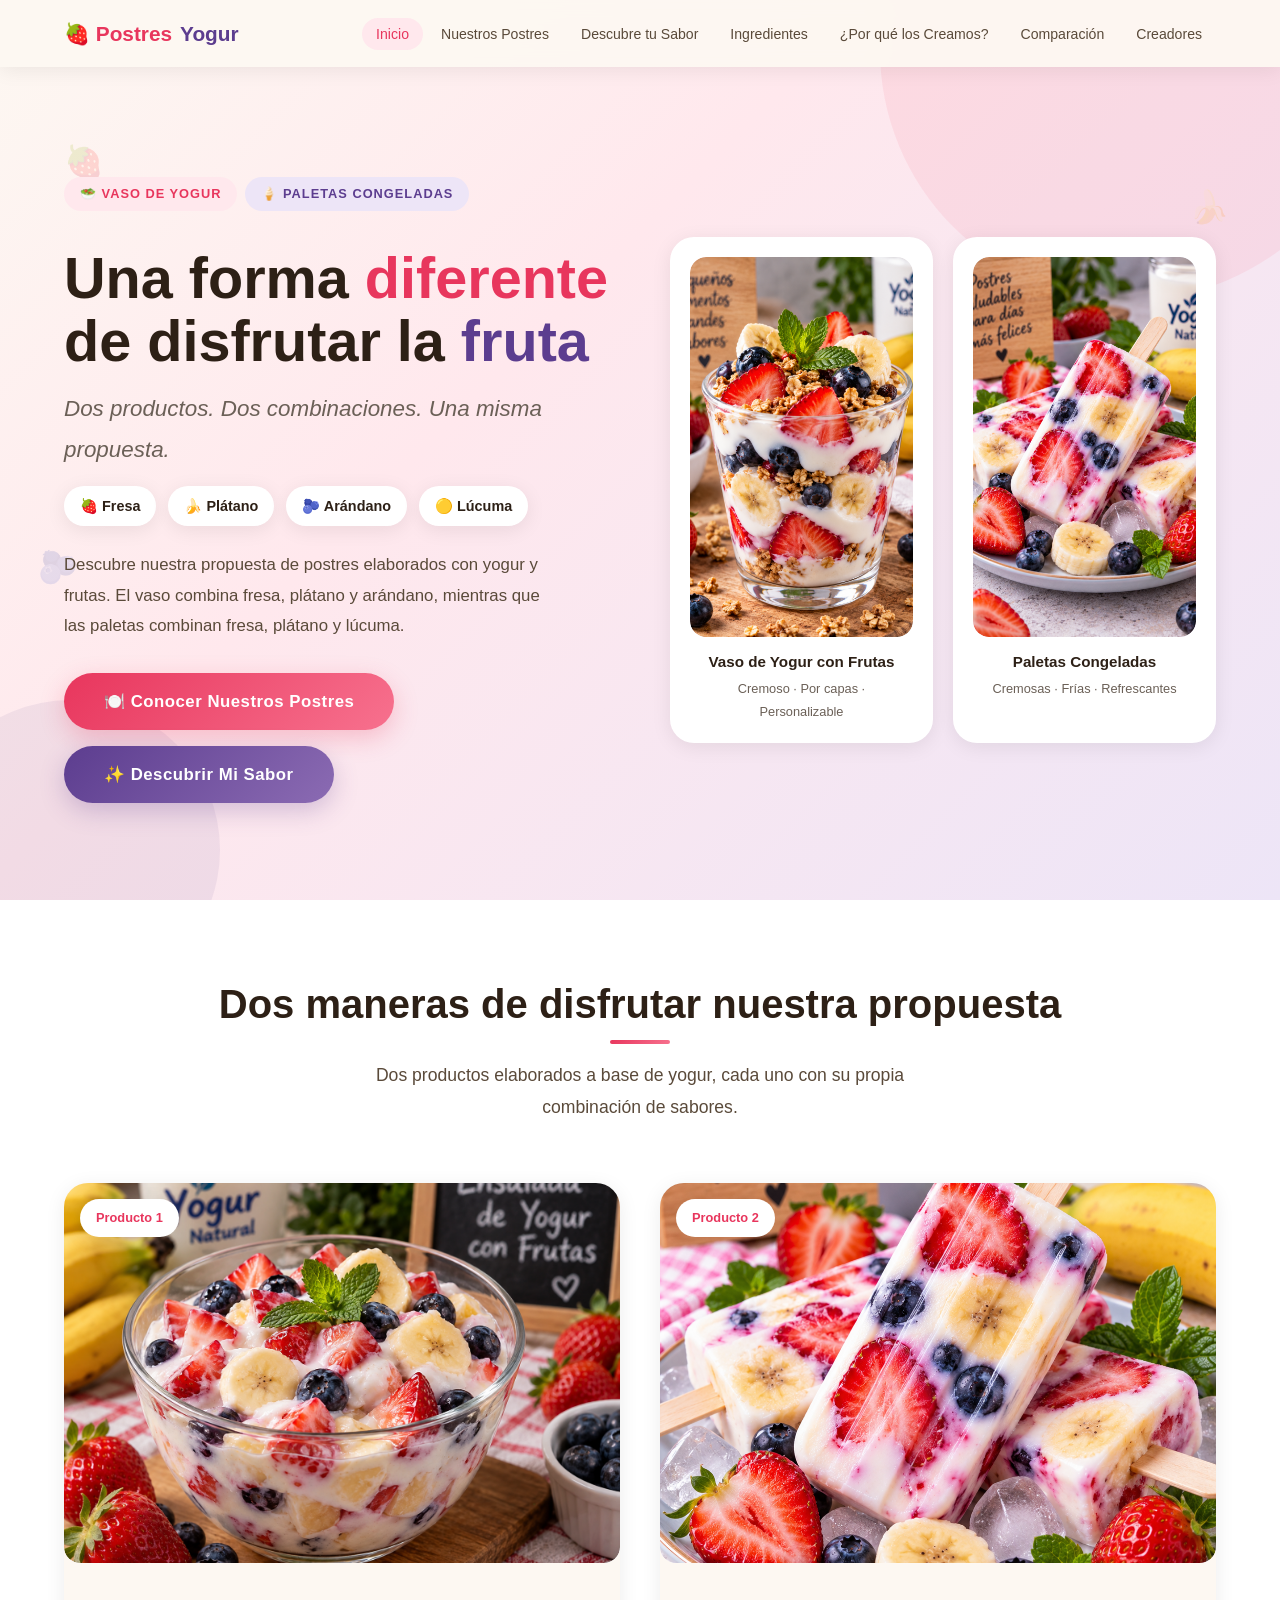
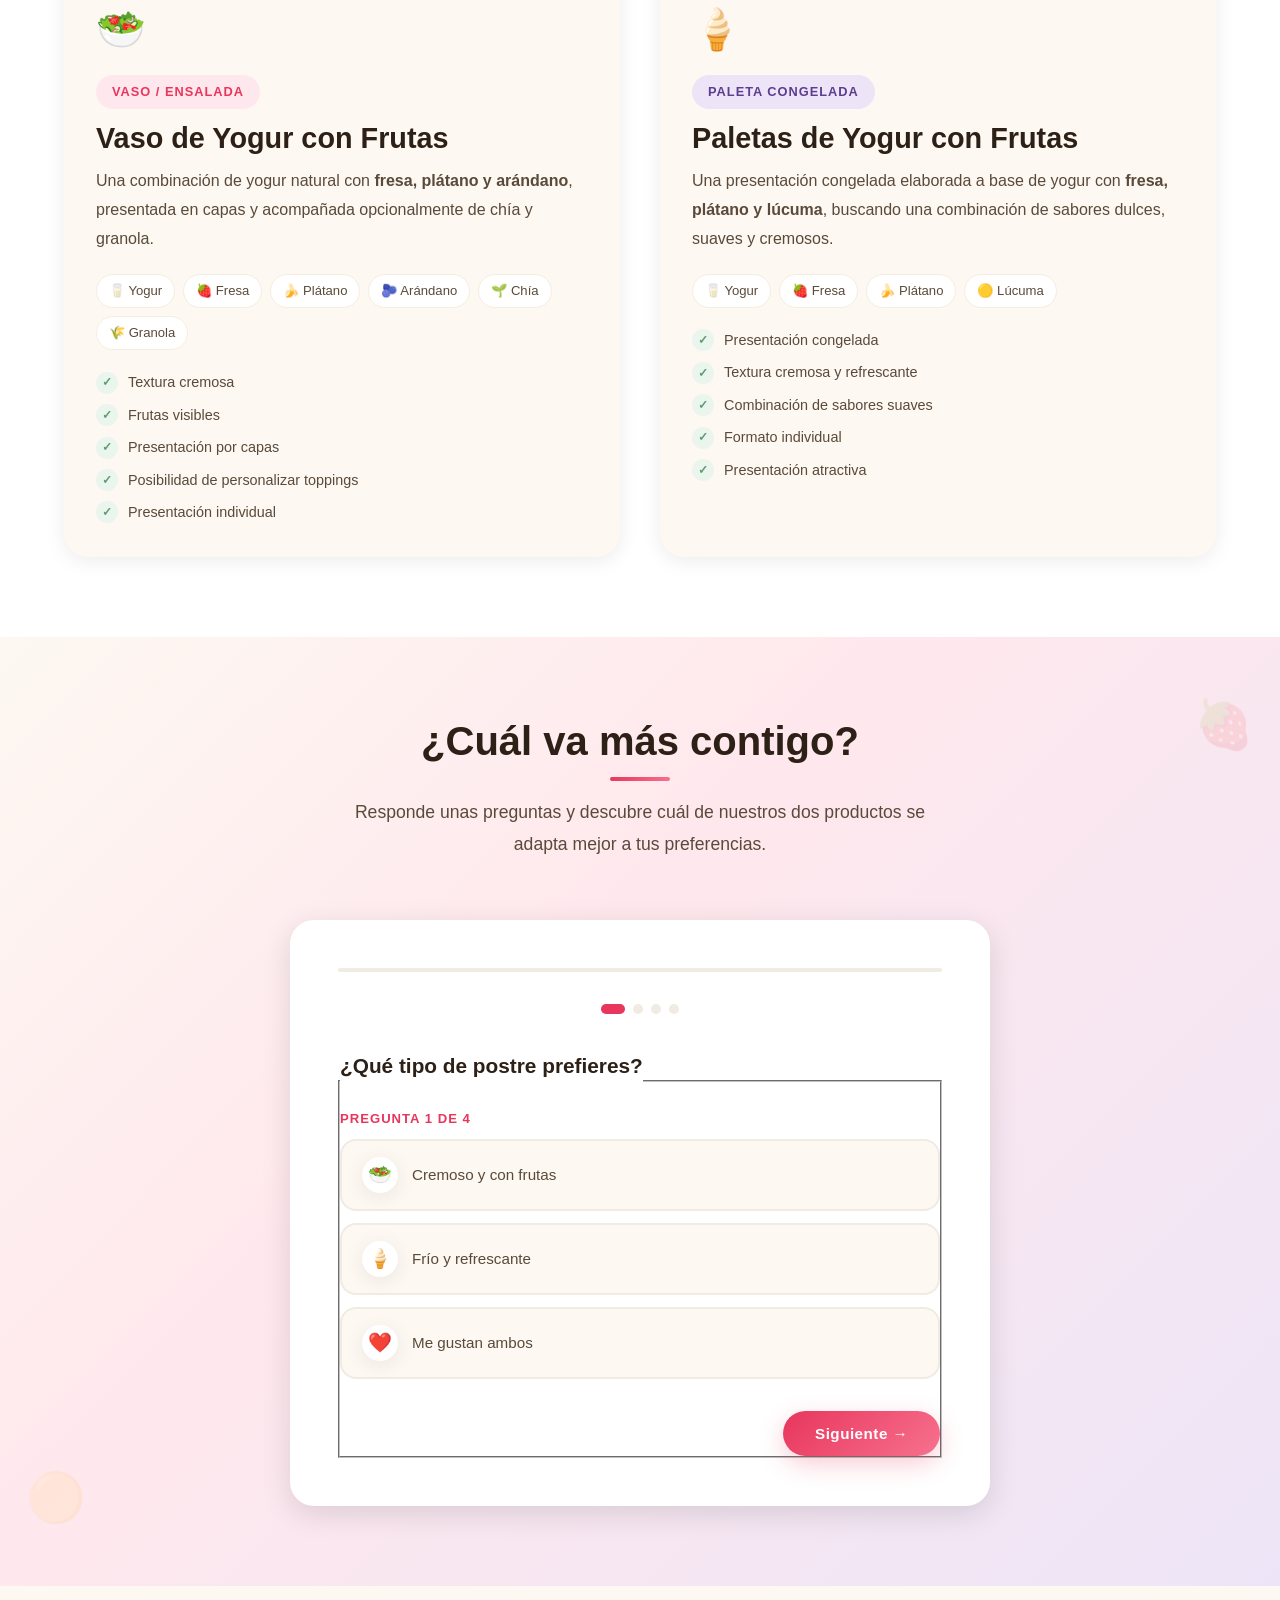
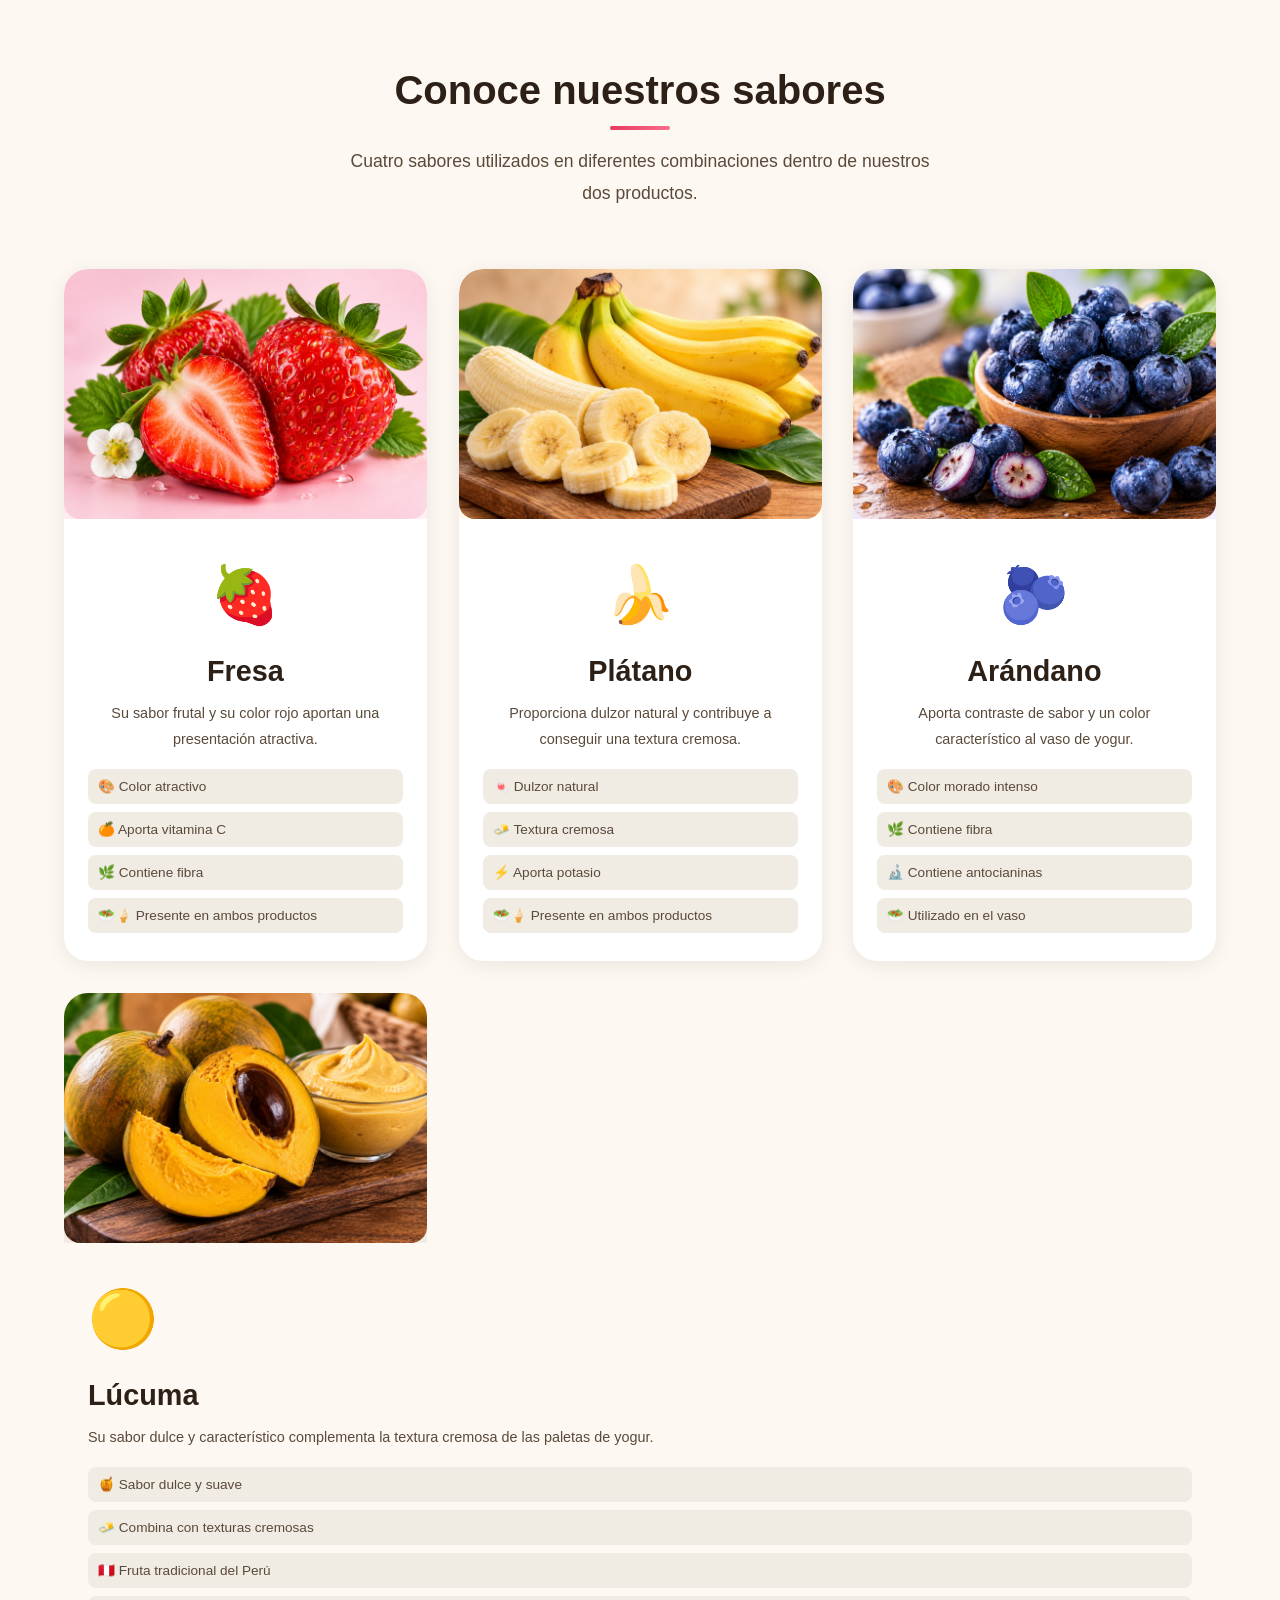
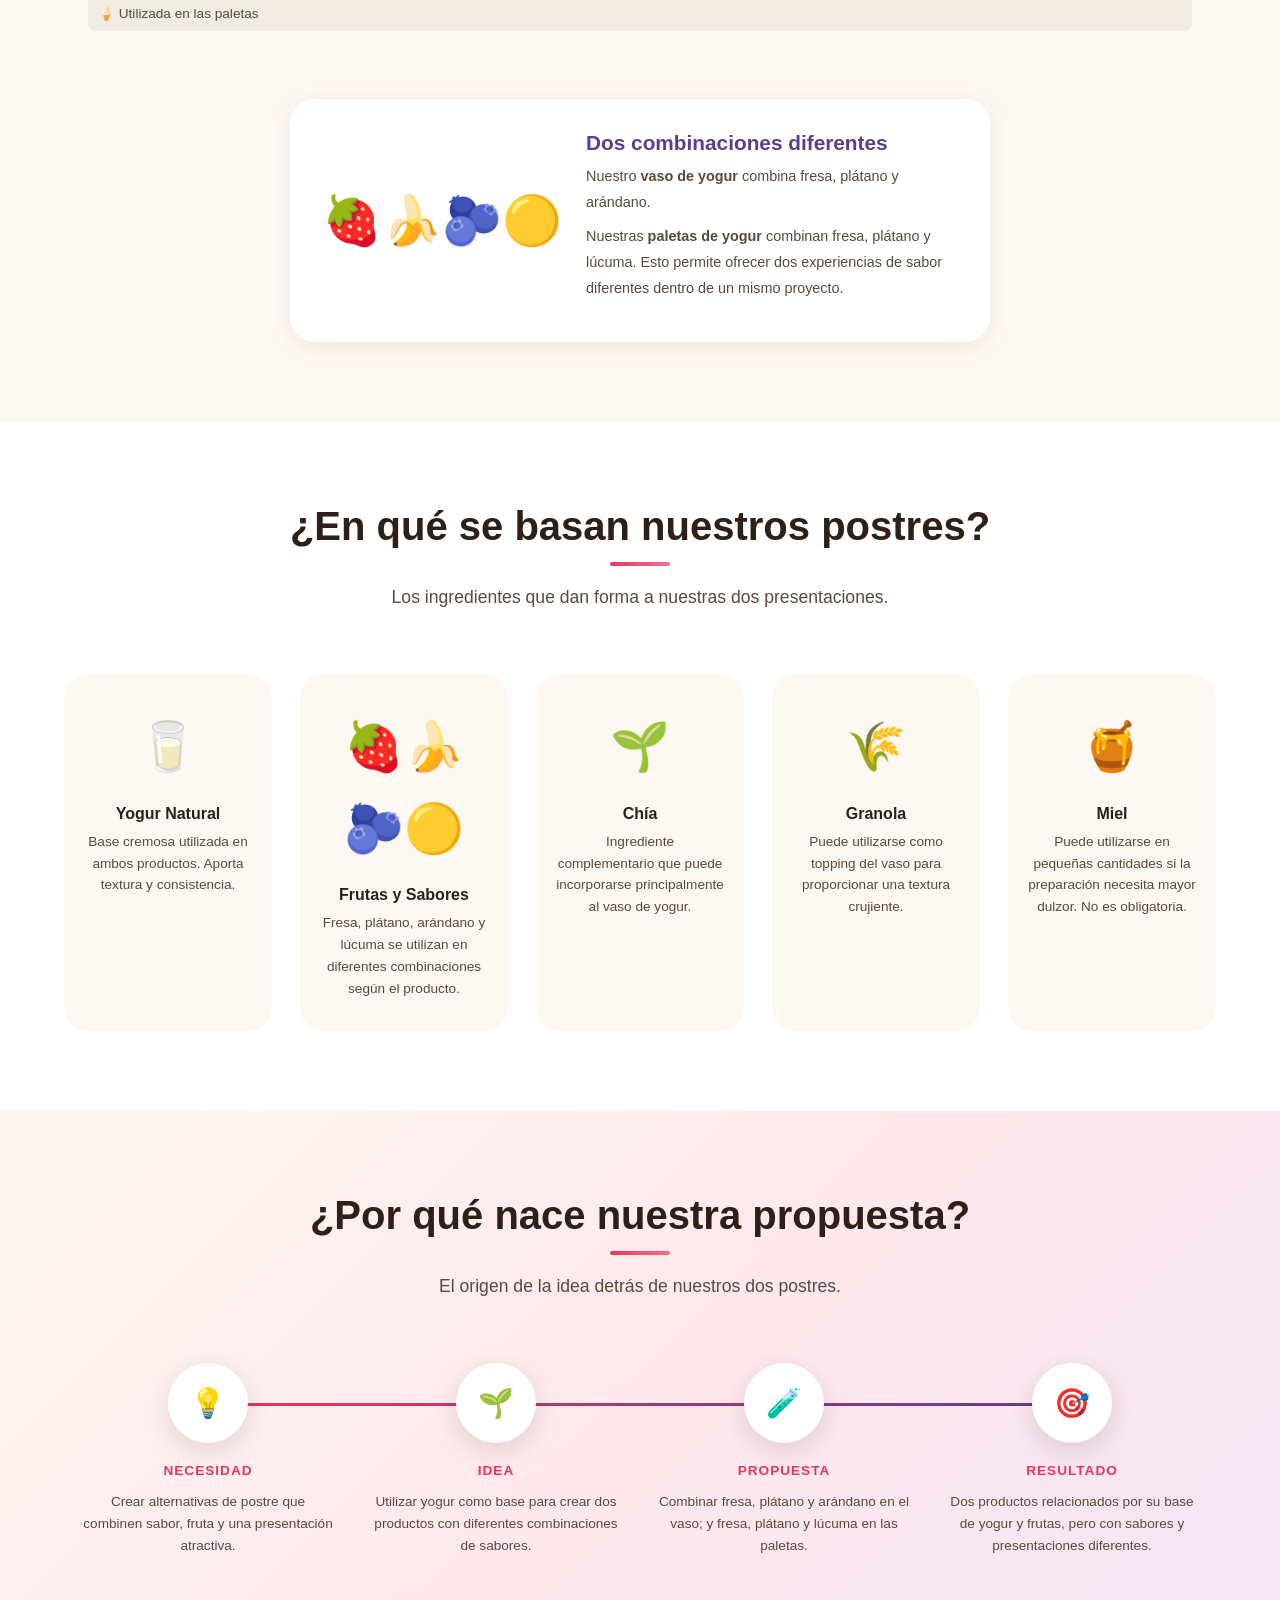
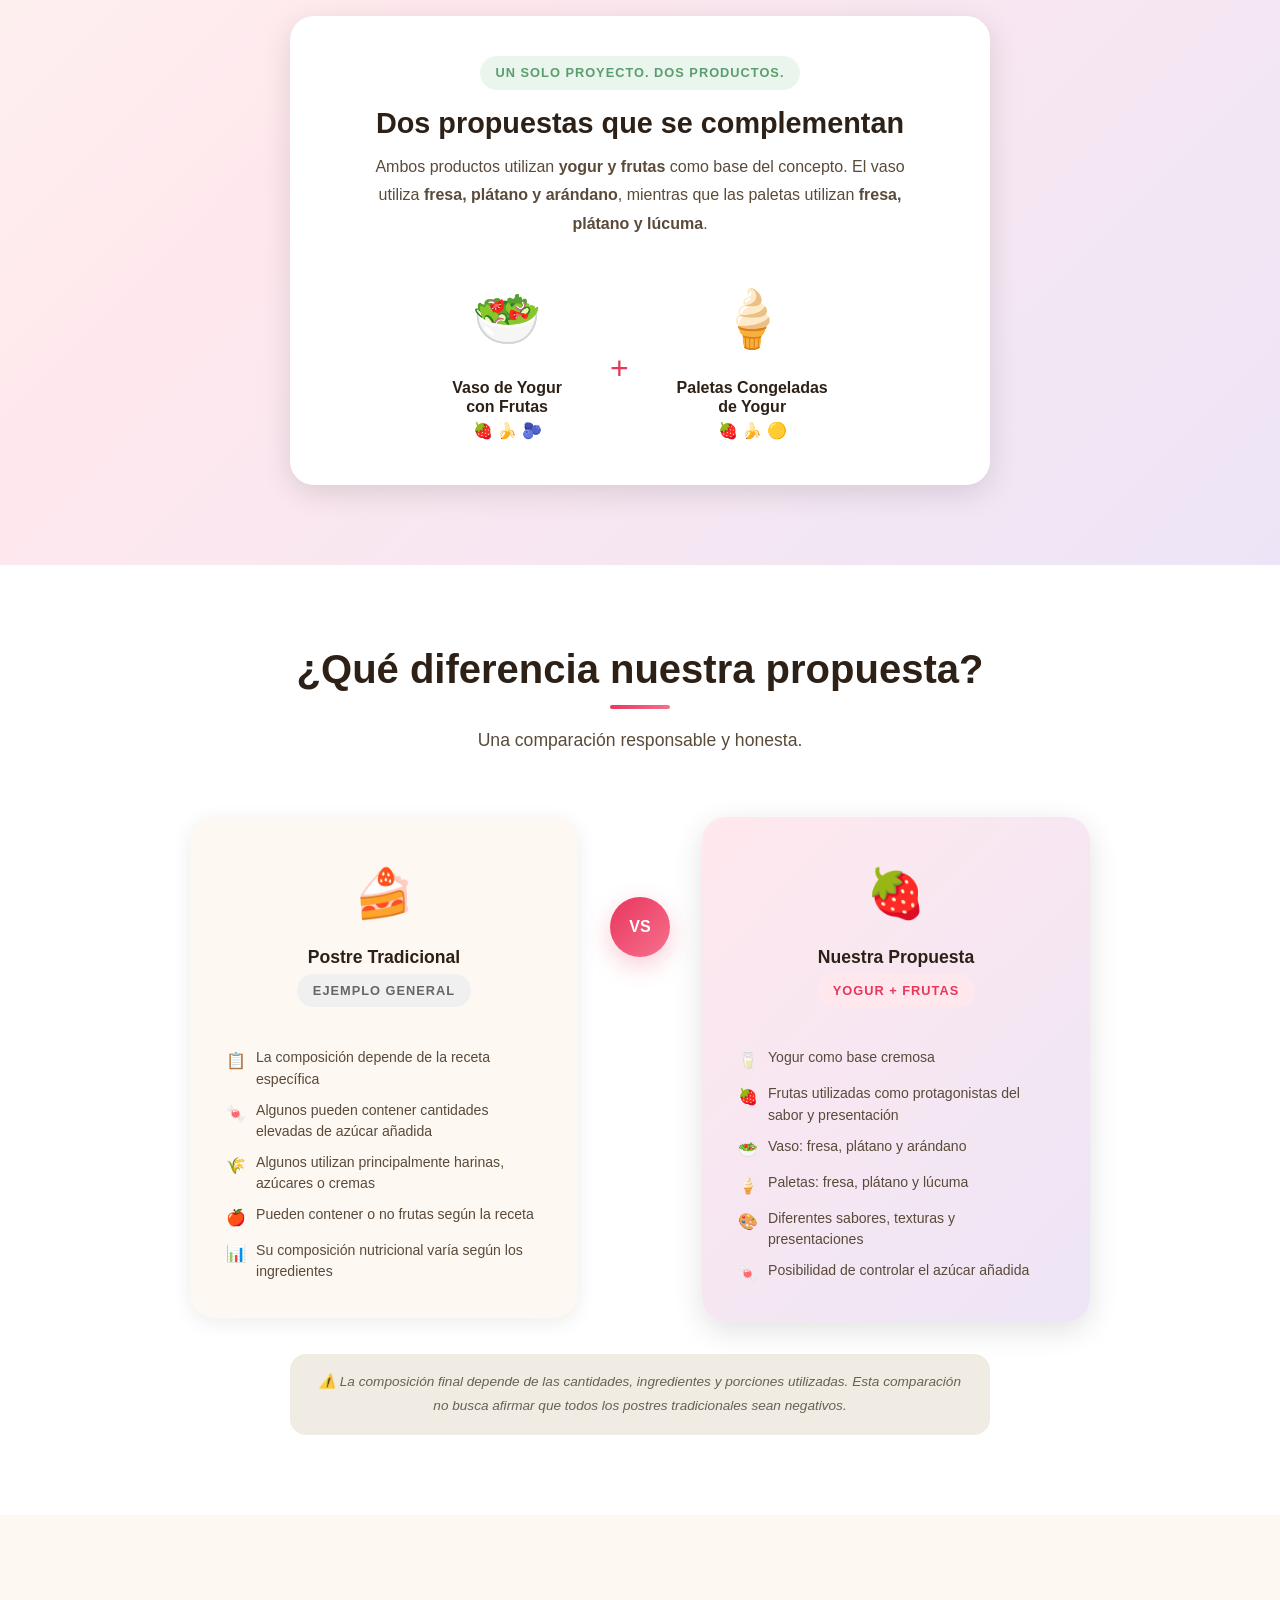
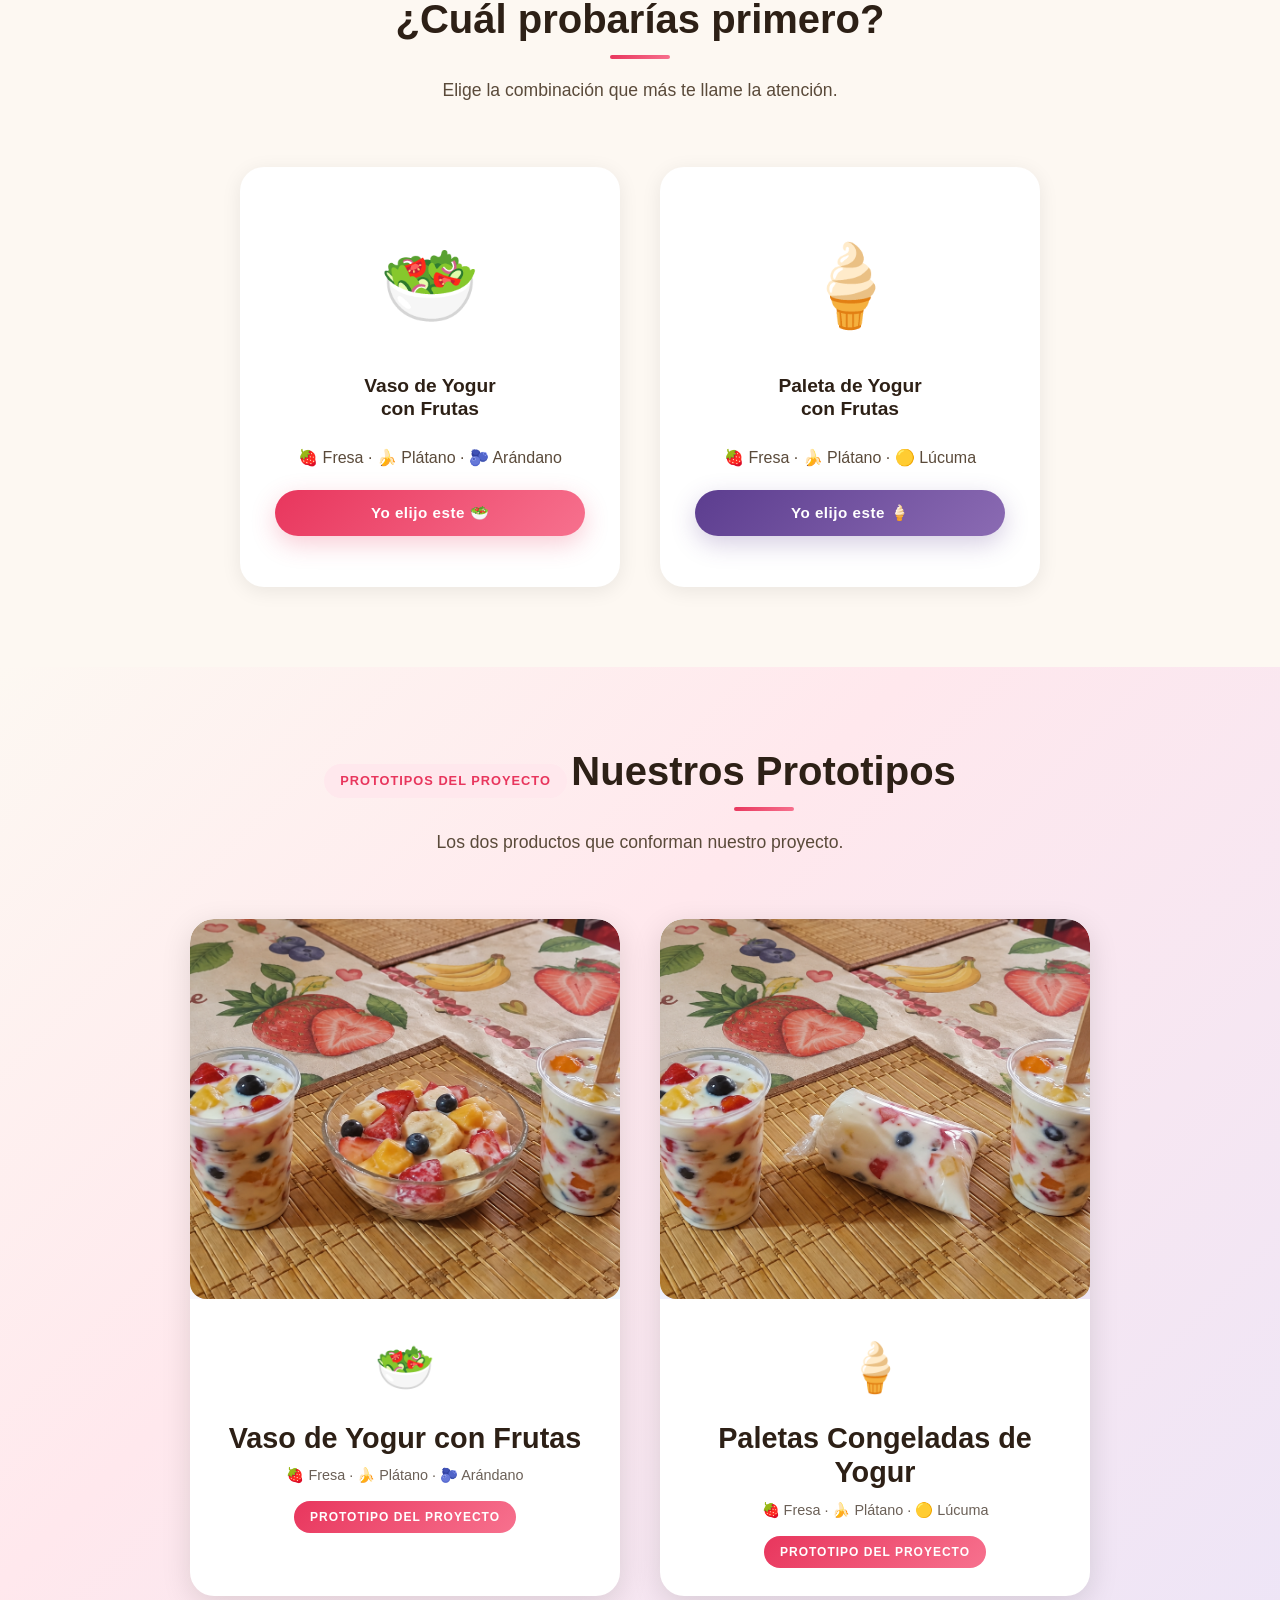
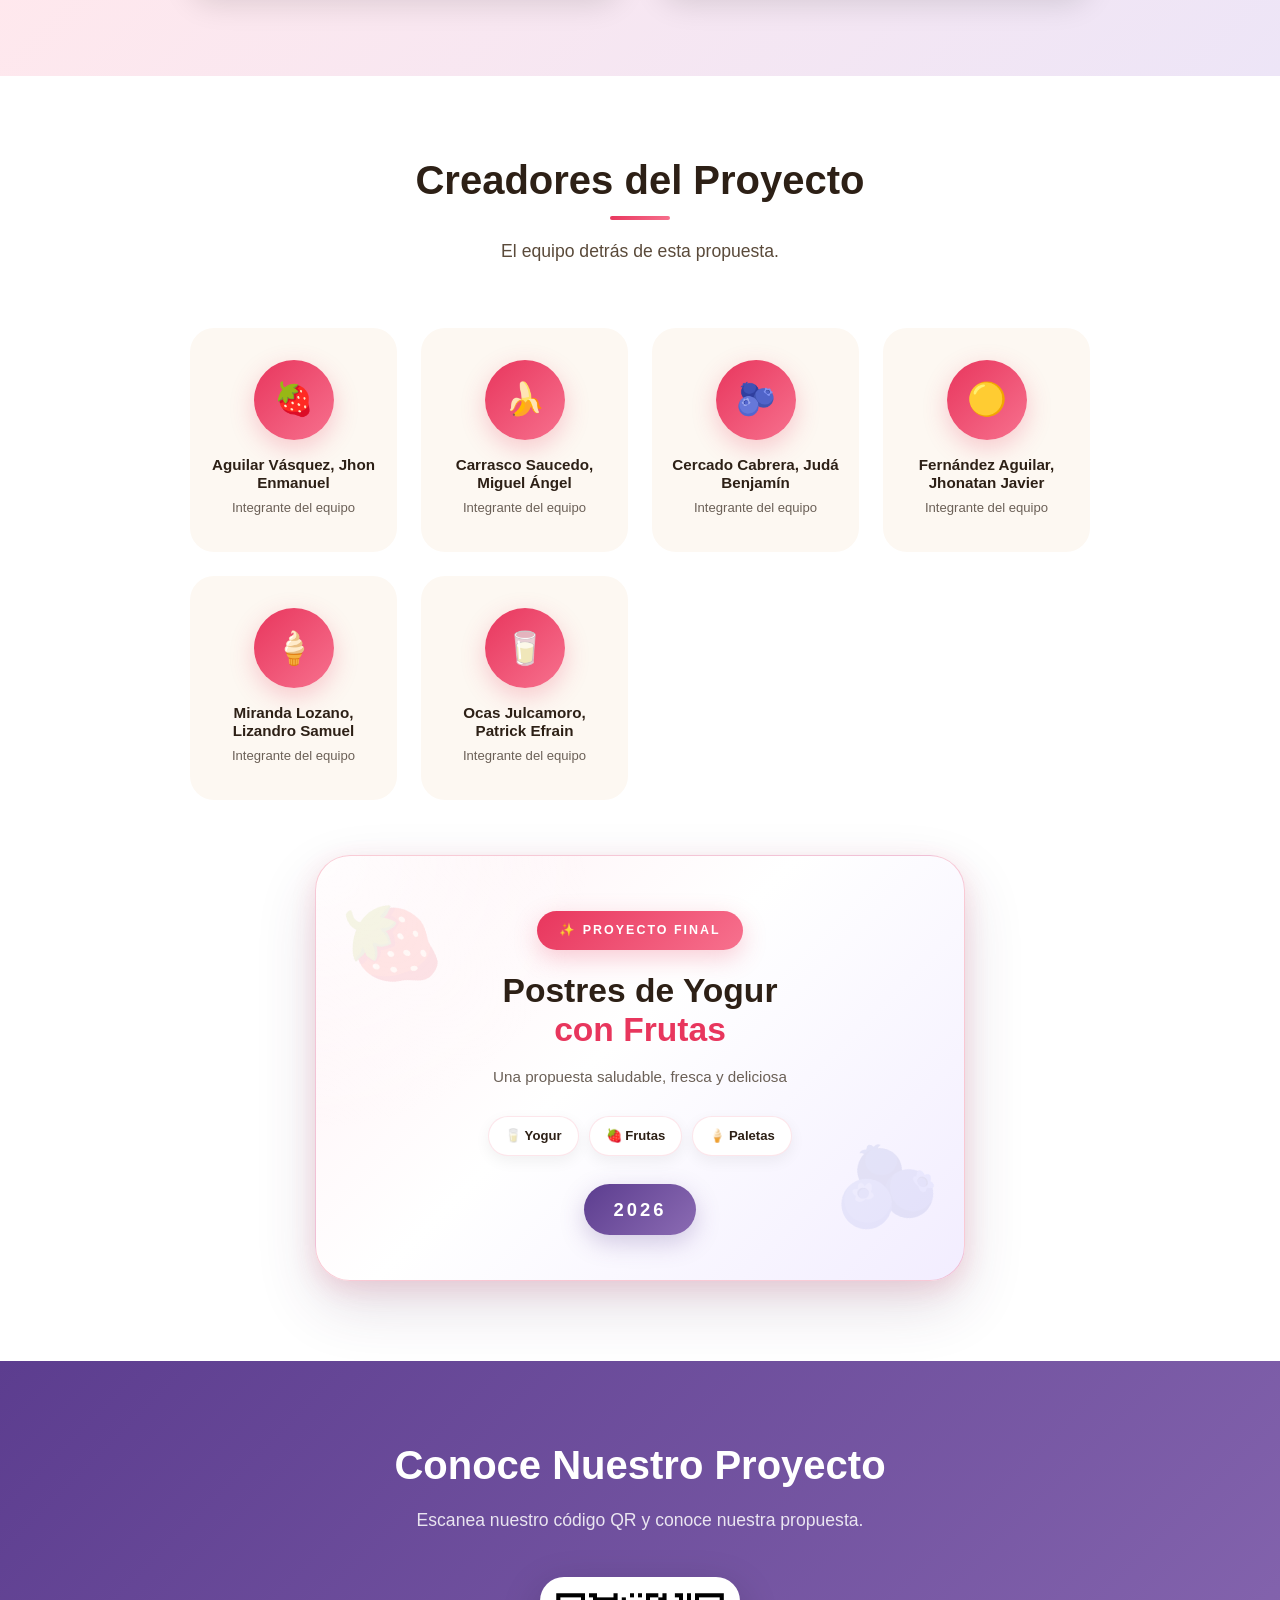
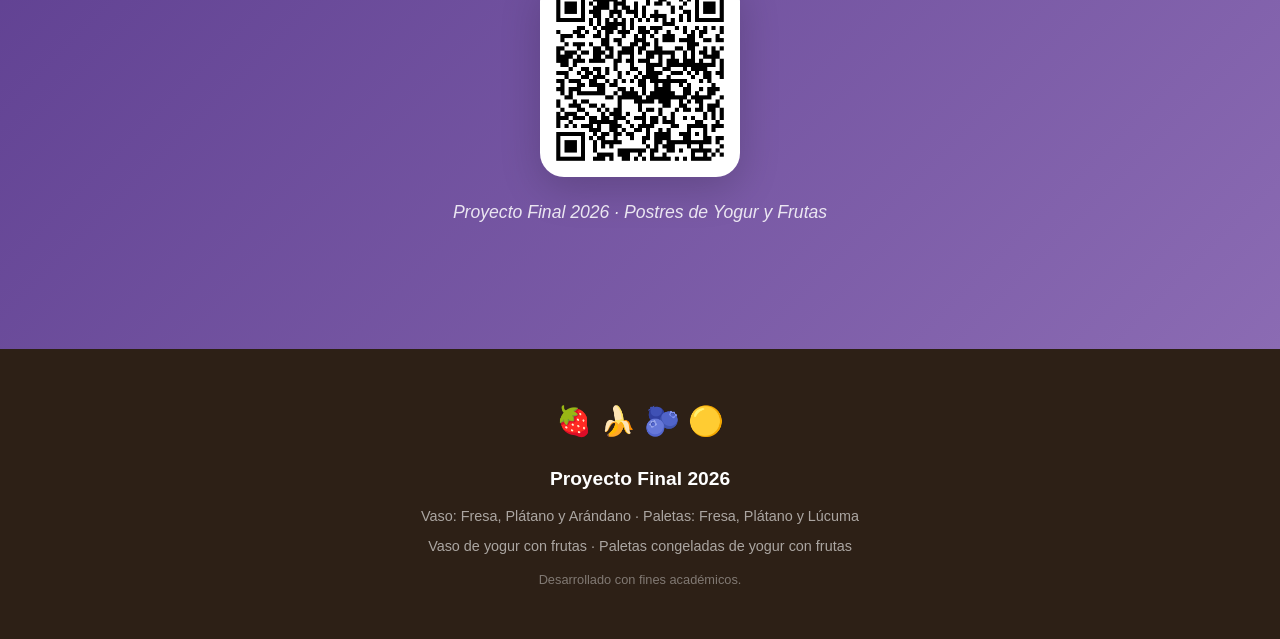
<file: index.html>
<!DOCTYPE html>
<html lang="es">
<head>
<meta charset="UTF-8">
<meta
name="viewport"
content="width=device-width, initial-scale=1.0"
>
<meta
name="description"
content="Proyecto académico de dos postres elaborados con yogur y frutas: vaso de yogur con fresa, plátano y arándano; y paletas de yogur con fresa, plátano y lúcuma."
>
<meta
name="author"
content="Proyecto Final 2026"
>
<meta
name="theme-color"
content="#E8365D"
>
<title>
Postres de Yogur y Frutas | Proyecto Final
</title>
<link
rel="stylesheet"
href="estilos/principal.css"
>
<link
rel="stylesheet"
href="estilos/animaciones.css"
>
<link
rel="stylesheet"
href="estilos/celular.css"
>
</head>
<body>
<!-- ============================================================
BOTÓN SCROLL ARRIBA
============================================================ -->
<button
id="scroll-arriba"
aria-label="Volver al inicio"
title="Volver al inicio"
>
↑
</button>
<!-- ============================================================
NAVEGACIÓN
============================================================ -->
<nav
id="navegacion"
role="navigation"
aria-label="Menú principal"
>
<div class="nav-contenido">
<a
href="#inicio"
class="nav-logo"
aria-label="Inicio"
>
🍓 Postres <span>Yogur</span>
</a>
<ul
class="nav-menu"
id="menu-navegacion"
role="menubar"
>
<li role="none">
<a href="#inicio" role="menuitem">
Inicio
</a>
</li>
<li role="none">
<a href="#postres" role="menuitem">
Nuestros Postres
</a>
</li>
<li role="none">
<a href="#recomendador" role="menuitem">
Descubre tu Sabor
</a>
</li>
<li role="none">
<a href="#sabores" role="menuitem">
Ingredientes
</a>
</li>
<li role="none">
<a href="#por-que" role="menuitem">
¿Por qué los Creamos?
</a>
</li>
<li role="none">
<a href="#comparacion" role="menuitem">
Comparación
</a>
</li>
<li role="none">
<a href="#creadores" role="menuitem">
Creadores
</a>
</li>
</ul>
<button
class="nav-hamburguesa"
id="boton-hamburguesa"
aria-label="Abrir menú"
aria-expanded="false"
aria-controls="menu-navegacion"
>
<span></span>
<span></span>
<span></span>
</button>
</div>
</nav>
<!-- ============================================================
SECCIÓN 1: PORTADA
============================================================ -->
<section
id="inicio"
aria-label="Portada principal"
>
<div
class="hero-decoracion hero-decoracion-1"
aria-hidden="true"
></div>
<div
class="hero-decoracion hero-decoracion-2"
aria-hidden="true"
></div>
<span
class="fruta-decorativa fruta-decorativa-1"
aria-hidden="true"
style="top:15%;left:5%"
>
🍓
</span>
<span
class="fruta-decorativa fruta-decorativa-2"
aria-hidden="true"
style="top:60%;left:3%"
>
🫐
</span>
<span
class="fruta-decorativa fruta-decorativa-3"
aria-hidden="true"
style="top:20%;right:4%"
>
🍌
</span>
<span
class="fruta-decorativa fruta-decorativa-4"
aria-hidden="true"
style="bottom:20%;right:6%"
>
🟡
</span>
<div class="contenedor">
<div class="hero-contenido">
<!-- TEXTO HERO -->
<div class="hero-texto">
<div class="hero-etiquetas">
<span class="etiqueta etiqueta-fresa">
🥗 Vaso de Yogur
</span>
<span class="etiqueta etiqueta-arandano">
🍦 Paletas Congeladas
</span>
</div>
<h1 class="hero-titulo">
Una forma
<span class="acento-fresa">
diferente
</span>
de disfrutar la
<span class="acento-arandano">
fruta
</span>
</h1>
<p class="hero-subtitulo">
Dos productos. Dos combinaciones.
Una misma propuesta.
</p>
<div
class="hero-frutas"
aria-label="Sabores principales"
>
<span class="fruta-chip">
🍓 Fresa
</span>
<span class="fruta-chip">
🍌 Plátano
</span>
<span class="fruta-chip">
🫐 Arándano
</span>
<span class="fruta-chip">
🟡 Lúcuma
</span>
</div>
<p class="hero-descripcion">
Descubre nuestra propuesta de postres
elaborados con yogur y frutas.
El vaso combina fresa, plátano y arándano,
mientras que las paletas combinan fresa,
plátano y lúcuma.
</p>
<div class="hero-botones">
<button
id="btn-ver-postres"
class="btn btn-primario btn-grande"
>
🍽️ Conocer Nuestros Postres
</button>
<button
id="btn-descubrir-sabor"
class="btn btn-secundario btn-grande"
>
✨ Descubrir Mi Sabor
</button>
</div>
</div>
<!-- TARJETAS PRODUCTOS -->
<div
    class="hero-productos"
    aria-label="Nuestros dos productos"
>

    <!-- VASO DE YOGUR -->
    <article class="hero-producto-card">

        <div
            class="imagen-placeholder imagen-placeholder-vaso imagen-real"
            aria-label="Foto del vaso de yogur con frutas"
        >
            <img
                src="imagenes/ensalada/ensaladas-yogur.png"
                alt="Vaso de yogur con fresa, plátano y arándano"
                class="foto-producto"
            >
        </div>

        <div style="padding:16px 8px 0">
            <h4>
                Vaso de Yogur con Frutas
            </h4>
            <p>
                Cremoso · Por capas · Personalizable
            </p>
        </div>

    </article>

    <!-- PALETAS CONGELADAS -->
    <article class="hero-producto-card">

        <div
            class="imagen-placeholder imagen-placeholder-paleta imagen-real"
            aria-label="Foto de las paletas congeladas"
        >
            <img
                src="imagenes/paletas/paletas-hero.png"
                alt="Paletas congeladas de yogur con frutas"
                class="foto-producto"
            >
        </div>

        <div style="padding:16px 8px 0">
            <h4>
                Paletas Congeladas
            </h4>
            <p>
                Cremosas · Frías · Refrescantes
            </p>
        </div>

    </article>
</div>
</div>
</div>
</section>
<!-- ============================================================
SECCIÓN 2: NUESTROS DOS POSTRES
============================================================ -->
<section
id="postres"
class="seccion"
aria-label="Nuestros dos postres"
>
<div class="contenedor">
<div class="seccion-titulo animar-scroll">
<h2>
Dos maneras de disfrutar nuestra propuesta
</h2>
<p>
Dos productos elaborados a base de yogur,
cada uno con su propia combinación de sabores.
</p>
</div>
<div class="postres-grid">
<!-- PRODUCTO 1 -->
<article class="postre-card animar-scroll-izq">

    <div class="postre-imagen-contenedor">

        <div
            class="imagen-placeholder imagen-placeholder-vaso imagen-real"
            aria-label="Foto de ensalada de yogur con frutas"
        >
            <img
                src="imagenes/ensalada/ensalada-yogur.png"
                alt="Ensalada de yogur con fresa, plátano y arándano"
                class="foto-producto"
            >
        </div>
<span class="postre-badge">
Producto 1
</span>
</div>
<div class="postre-cuerpo">
<span
class="postre-icono"
aria-hidden="true"
>
🥗
</span>
<span class="etiqueta etiqueta-fresa">
Vaso / Ensalada
</span>
<h3>
Vaso de Yogur con Frutas
</h3>
<p>
Una combinación de yogur natural con
<strong>fresa, plátano y arándano</strong>,
presentada en capas y acompañada
opcionalmente de chía y granola.
</p>
<div
class="ingredientes-chips"
aria-label="Ingredientes"
>
<span class="ingrediente-chip">
🥛 Yogur
</span>
<span class="ingrediente-chip">
🍓 Fresa
</span>
<span class="ingrediente-chip">
🍌 Plátano
</span>
<span class="ingrediente-chip">
🫐 Arándano
</span>
<span class="ingrediente-chip">
🌱 Chía
</span>
<span class="ingrediente-chip">
🌾 Granola
</span>
</div>
<ul class="caracteristicas-lista">
<li class="caracteristica-item">
Textura cremosa
</li>
<li class="caracteristica-item">
Frutas visibles
</li>
<li class="caracteristica-item">
Presentación por capas
</li>
<li class="caracteristica-item">
Posibilidad de personalizar toppings
</li>
<li class="caracteristica-item">
Presentación individual
</li>
</ul>
</div>
</article>
<!-- PRODUCTO 2 -->
<article class="postre-card animar-scroll-der">
    <div class="postre-imagen-contenedor">

        <div class="imagen-placeholder imagen-placeholder-paleta imagen-real">
            <img
                src="imagenes/paletas/paletas-hero.png"
                alt="Paletas de yogur con fresa, plátano y lúcuma"
                class="foto-producto"
            >
        </div>
<span class="postre-badge">
Producto 2
</span>
</div>
<div class="postre-cuerpo">
<span
class="postre-icono"
aria-hidden="true"
>
🍦
</span>
<span class="etiqueta etiqueta-arandano">
Paleta Congelada
</span>
<h3>
Paletas de Yogur con Frutas
</h3>
<p>
Una presentación congelada elaborada
a base de yogur con
<strong>fresa, plátano y lúcuma</strong>,
buscando una combinación de sabores
dulces, suaves y cremosos.
</p>
<div
class="ingredientes-chips"
aria-label="Ingredientes"
>
<span class="ingrediente-chip">
🥛 Yogur
</span>
<span class="ingrediente-chip">
🍓 Fresa
</span>
<span class="ingrediente-chip">
🍌 Plátano
</span>
<span class="ingrediente-chip">
🟡 Lúcuma
</span>
</div>
<ul class="caracteristicas-lista">
<li class="caracteristica-item">
Presentación congelada
</li>
<li class="caracteristica-item">
Textura cremosa y refrescante
</li>
<li class="caracteristica-item">
Combinación de sabores suaves
</li>
<li class="caracteristica-item">
Formato individual
</li>
<li class="caracteristica-item">
Presentación atractiva
</li>
</ul>
</div>
</article>
</div>
</div>
</section>
<!-- ============================================================
SECCIÓN 3: RECOMENDADOR
============================================================ -->
<section
id="recomendador"
class="seccion"
aria-label="Recomendador de postres"
>
<span
class="fruta-decorativa"
aria-hidden="true"
style="top:5%;right:2%;font-size:3rem;opacity:.1"
>
🍓
</span>
<span
class="fruta-decorativa"
aria-hidden="true"
style="bottom:5%;left:2%;font-size:3rem;opacity:.1"
>
🟡
</span>
<div class="contenedor">
<div class="seccion-titulo animar-scroll">
<h2>
¿Cuál va más contigo?
</h2>
<p>
Responde unas preguntas y descubre
cuál de nuestros dos productos se adapta
mejor a tus preferencias.
</p>
</div>
<div class="recomendador-interior">
<div
class="cuestionario"
id="cuestionario"
role="form"
aria-label="Cuestionario de preferencias"
>
<div
class="barra-progreso-contenedor"
role="progressbar"
aria-valuenow="0"
aria-valuemin="0"
aria-valuemax="100"
aria-label="Progreso"
>
<div
class="barra-progreso-relleno"
id="barra-progreso-relleno"
style="width:0%"
></div>
</div>
<div
class="cuestionario-progreso"
aria-hidden="true"
>
<span class="progreso-punto activo"></span>
<span class="progreso-punto"></span>
<span class="progreso-punto"></span>
<span class="progreso-punto"></span>
</div>
<!-- PREGUNTA 1 -->
<fieldset
class="pregunta visible"
id="pregunta-1"
>
<p class="pregunta-numero">
Pregunta 1 de 4
</p>
<legend>
<h3>
¿Qué tipo de postre prefieres?
</h3>
</legend>
<div class="opciones-grupo">
<label
class="opcion-label"
for="p1-cremoso"
>
<input
class="opcion-radio"
type="radio"
id="p1-cremoso"
name="pregunta1"
value="cremoso"
>
<span
class="opcion-icono"
aria-hidden="true"
>
🥗
</span>
Cremoso y con frutas
</label>
<label
class="opcion-label"
for="p1-frio"
>
<input
class="opcion-radio"
type="radio"
id="p1-frio"
name="pregunta1"
value="frio"
>
<span
class="opcion-icono"
aria-hidden="true"
>
🍦
</span>
Frío y refrescante
</label>
<label
class="opcion-label"
for="p1-ambos"
>
<input
class="opcion-radio"
type="radio"
id="p1-ambos"
name="pregunta1"
value="ambos"
>
<span
class="opcion-icono"
aria-hidden="true"
>
❤️
</span>
Me gustan ambos
</label>
</div>
<div class="pregunta-nav">
<span></span>
<button
type="button"
class="btn btn-primario"
id="btn-siguiente-1"
>
Siguiente →
</button>
</div>
</fieldset>
<!-- PREGUNTA 2 -->
<fieldset
class="pregunta"
id="pregunta-2"
>
<p class="pregunta-numero">
Pregunta 2 de 4
</p>
<legend>
<h3>
¿Cómo prefieres el sabor?
</h3>
</legend>
<div class="opciones-grupo">
<label
class="opcion-label"
for="p2-dulce"
>
<input
class="opcion-radio"
type="radio"
id="p2-dulce"
name="pregunta2"
value="dulce"
>
<span
class="opcion-icono"
aria-hidden="true"
>
🍯
</span>
Dulce y suave
</label>
<label
class="opcion-label"
for="p2-equilibrado"
>
<input
class="opcion-radio"
type="radio"
id="p2-equilibrado"
name="pregunta2"
value="equilibrado"
>
<span
class="opcion-icono"
aria-hidden="true"
>
⚖️
</span>
Equilibrado
</label>
<label
class="opcion-label"
for="p2-frutal"
>
<input
class="opcion-radio"
type="radio"
id="p2-frutal"
name="pregunta2"
value="frutal"
>
<span
class="opcion-icono"
aria-hidden="true"
>
🍓
</span>
Muy frutal
</label>
<label
class="opcion-label"
for="p2-acido"
>
<input
class="opcion-radio"
type="radio"
id="p2-acido"
name="pregunta2"
value="acido"
>
<span
class="opcion-icono"
aria-hidden="true"
>
🫐
</span>
Con un ligero contraste ácido
</label>
</div>
<div class="pregunta-nav">
<button
type="button"
class="btn btn-contorno"
id="btn-anterior-2"
>
← Anterior
</button>
<button
type="button"
class="btn btn-primario"
id="btn-siguiente-2"
>
Siguiente →
</button>
</div>
</fieldset>
<!-- PREGUNTA 3 -->
<fieldset
class="pregunta"
id="pregunta-3"
>
<p class="pregunta-numero">
Pregunta 3 de 4
</p>
<legend>
<h3>
¿Cuál sabor prefieres?
</h3>
</legend>
<div class="opciones-grupo">
<label
class="opcion-label"
for="p3-fresa"
>
<input
class="opcion-radio"
type="radio"
id="p3-fresa"
name="pregunta3"
value="fresa"
>
<span
class="opcion-icono"
aria-hidden="true"
>
🍓
</span>
Fresa
</label>
<label
class="opcion-label"
for="p3-platano"
>
<input
class="opcion-radio"
type="radio"
id="p3-platano"
name="pregunta3"
value="platano"
>
<span
class="opcion-icono"
aria-hidden="true"
>
🍌
</span>
Plátano
</label>
<label
class="opcion-label"
for="p3-arandano"
>
<input
class="opcion-radio"
type="radio"
id="p3-arandano"
name="pregunta3"
value="arandano"
>
<span
class="opcion-icono"
aria-hidden="true"
>
🫐
</span>
Arándano
</label>
<label
class="opcion-label"
for="p3-lucuma"
>
<input
class="opcion-radio"
type="radio"
id="p3-lucuma"
name="pregunta3"
value="lucuma"
>
<span
class="opcion-icono"
aria-hidden="true"
>
🟡
</span>
Lúcuma
</label>
<label
class="opcion-label"
for="p3-todas"
>
<input
class="opcion-radio"
type="radio"
id="p3-todas"
name="pregunta3"
value="todas"
>
<span
class="opcion-icono"
aria-hidden="true"
>
❤️
</span>
Me gustan varias opciones
</label>
</div>
<div class="pregunta-nav">
<button
type="button"
class="btn btn-contorno"
id="btn-anterior-3"
>
← Anterior
</button>
<button
type="button"
class="btn btn-primario"
id="btn-siguiente-3"
>
Siguiente →
</button>
</div>
</fieldset>
<!-- PREGUNTA 4 -->
<fieldset
class="pregunta"
id="pregunta-4"
>
<p class="pregunta-numero">
Pregunta 4 de 4
</p>
<legend>
<h3>
¿Qué textura prefieres?
</h3>
</legend>
<div class="opciones-grupo">
<label
class="opcion-label"
for="p4-cremosa"
>
<input
class="opcion-radio"
type="radio"
id="p4-cremosa"
name="pregunta4"
value="cremosa"
>
<span
class="opcion-icono"
aria-hidden="true"
>
🥛
</span>
Cremosa
</label>
<label
class="opcion-label"
for="p4-trozos"
>
<input
class="opcion-radio"
type="radio"
id="p4-trozos"
name="pregunta4"
value="trozos"
>
<span
class="opcion-icono"
aria-hidden="true"
>
🍓
</span>
Con trozos de fruta
</label>
<label
class="opcion-label"
for="p4-crujiente"
>
<input
class="opcion-radio"
type="radio"
id="p4-crujiente"
name="pregunta4"
value="crujiente"
>
<span
class="opcion-icono"
aria-hidden="true"
>
🌾
</span>
Crujiente
</label>
<label
class="opcion-label"
for="p4-congelada"
>
<input
class="opcion-radio"
type="radio"
id="p4-congelada"
name="pregunta4"
value="congelada"
>
<span
class="opcion-icono"
aria-hidden="true"
>
❄️
</span>
Congelada
</label>
</div>
<div class="pregunta-nav">
<button
type="button"
class="btn btn-contorno"
id="btn-anterior-4"
>
← Anterior
</button>
<button
type="button"
class="btn btn-primario btn-grande"
id="btn-descubrir"
>
✨ Descubrir Mi Postre
</button>
</div>
</fieldset>
</div>
<!-- RESULTADO -->
<div
id="resultado-recomendador"
role="region"
aria-live="polite"
aria-label="Resultado de tu recomendación"
>
</div>
</div>
</div>
</section>
<!-- ============================================================
SECCIÓN 4: SABORES
============================================================ -->
<section
id="sabores"
class="seccion"
aria-label="Nuestros sabores"
>
<div class="contenedor">
<div class="seccion-titulo animar-scroll">
<h2>
Conoce nuestros sabores
</h2>
<p>
Cuatro sabores utilizados en diferentes
combinaciones dentro de nuestros dos productos.
</p>
</div>
<div class="sabores-grid">
<!-- FRESA -->
<article
class="sabor-card animar-scroll retraso-1"
aria-label="Sabor fresa"
>
<div class="sabor-imagen">
<div
    class="imagen-placeholder imagen-placeholder-fresa imagen-real"
    style="min-height:200px;height:250px;border-radius:24px 24px 0 0"
    aria-label="Foto real de fresas"
>
    <img
        src="imagenes/ingredientes/fresa.png"
        alt="Fresas frescas"
        class="foto-producto"
    >
</div>
</div>
<div class="sabor-cuerpo">
<span
class="sabor-emoji"
aria-hidden="true"
>
🍓
</span>
<h3>
Fresa
</h3>
<p>
Su sabor frutal y su color rojo
aportan una presentación atractiva.
</p>
<ul class="sabor-datos">
<li class="sabor-dato">
🎨 Color atractivo
</li>
<li class="sabor-dato">
🍊 Aporta vitamina C
</li>
<li class="sabor-dato">
🌿 Contiene fibra
</li>
<li class="sabor-dato">
🥗🍦 Presente en ambos productos
</li>
</ul>
</div>
</article>
<!-- PLÁTANO -->
<article
class="sabor-card animar-scroll retraso-2"
aria-label="Sabor plátano"
>
<div class="sabor-imagen">
<div
    class="imagen-placeholder imagen-placeholder-platano imagen-real"
    style="min-height:200px;height:250px;border-radius:24px 24px 0 0"
    aria-label="Foto de plátanos"
>
    <img
        src="imagenes/ingredientes/Platano.png"
        alt="Plátanos frescos"
        class="foto-producto"
    >
</div>
</div>
<div class="sabor-cuerpo">
<span
class="sabor-emoji"
aria-hidden="true"
>
🍌
</span>
<h3>
Plátano
</h3>
<p>
Proporciona dulzor natural y contribuye
a conseguir una textura cremosa.
</p>
<ul class="sabor-datos">
<li class="sabor-dato">
🍬 Dulzor natural
</li>
<li class="sabor-dato">
🧈 Textura cremosa
</li>
<li class="sabor-dato">
⚡ Aporta potasio
</li>
<li class="sabor-dato">
🥗🍦 Presente en ambos productos
</li>
</ul>
</div>
</article>
<!-- ARÁNDANO -->
<article
class="sabor-card animar-scroll retraso-3"
aria-label="Sabor arándano"
>
<div class="sabor-imagen">
<div
    class="imagen-placeholder imagen-placeholder-arandano imagen-real"
    style="min-height:200px;height:250px;border-radius:24px 24px 0 0"
    aria-label="Foto de arándanos"
>
    <img
        src="imagenes/ingredientes/arandono.png"
        alt="Arándanos frescos"
        class="foto-producto"
    >
</div>
</div>
<div class="sabor-cuerpo">
<span
class="sabor-emoji"
aria-hidden="true"
>
🫐
</span>
<h3>
Arándano
</h3>
<p>
Aporta contraste de sabor y un color
característico al vaso de yogur.
</p>
<ul class="sabor-datos">
<li class="sabor-dato">
🎨 Color morado intenso
</li>
<li class="sabor-dato">
🌿 Contiene fibra
</li>
<li class="sabor-dato">
🔬 Contiene antocianinas
</li>
<li class="sabor-dato">
🥗 Utilizado en el vaso
</li>
</ul>
</div>
</article>
<!-- LÚCUMA -->
<div
    class="imagen-placeholder imagen-placeholder-lucuma imagen-real"
    style="min-height:200px;height:250px;border-radius:24px 24px 0 0"
    aria-label="Foto de lúcuma"
>
    <img
        src="imagenes/ingredientes/lucuma.png"
        alt="Lúcuma fresca"
        class="foto-producto"
    >
</div>
</div>
<div class="sabor-cuerpo">
<span
class="sabor-emoji"
aria-hidden="true"
>
🟡
</span>
<h3>
Lúcuma
</h3>
<p>
Su sabor dulce y característico complementa
la textura cremosa de las paletas de yogur.
</p>
<ul class="sabor-datos">
<li class="sabor-dato">
🍯 Sabor dulce y suave
</li>
<li class="sabor-dato">
🧈 Combina con texturas cremosas
</li>
<li class="sabor-dato">
🇵🇪 Fruta tradicional del Perú
</li>
<li class="sabor-dato">
🍦 Utilizada en las paletas
</li>
</ul>
</div>
</article>
</div>
<!-- INFORMACIÓN SOBRE LOS SABORES -->
<aside
class="citricos-card animar-scroll"
aria-label="Información sobre nuestros sabores"
>
<div
class="citricos-icono"
aria-hidden="true"
>
🍓🍌🫐🟡
</div>
<div class="citricos-texto">
<h4>
Dos combinaciones diferentes
</h4>
<p>
Nuestro <strong>vaso de yogur</strong>
combina fresa, plátano y arándano.
</p>
<p>
Nuestras <strong>paletas de yogur</strong>
combinan fresa, plátano y lúcuma.
Esto permite ofrecer dos experiencias
de sabor diferentes dentro de un mismo proyecto.
</p>
</div>
</aside>
</div>
</section>
<!-- ============================================================
SECCIÓN 5: NUESTRA BASE
============================================================ -->
<section
id="base"
class="seccion"
aria-label="Base e ingredientes"
>
<div class="contenedor">
<div class="seccion-titulo animar-scroll">
<h2>
¿En qué se basan nuestros postres?
</h2>
<p>
Los ingredientes que dan forma a
nuestras dos presentaciones.
</p>
</div>
<div class="base-grid">
<article
class="base-card animar-scroll retraso-1"
>
<span
class="base-emoji"
aria-hidden="true"
>
🥛
</span>
<h4>
Yogur Natural
</h4>
<p>
Base cremosa utilizada en ambos productos.
Aporta textura y consistencia.
</p>
</article>
<article
class="base-card animar-scroll retraso-2"
>
<span
class="base-emoji"
aria-hidden="true"
>
🍓🍌🫐🟡
</span>
<h4>
Frutas y Sabores
</h4>
<p>
Fresa, plátano, arándano y lúcuma se
utilizan en diferentes combinaciones
según el producto.
</p>
</article>
<article
class="base-card animar-scroll retraso-3"
>
<span
class="base-emoji"
aria-hidden="true"
>
🌱
</span>
<h4>
Chía
</h4>
<p>
Ingrediente complementario que puede
incorporarse principalmente al vaso de yogur.
</p>
</article>
<article
class="base-card animar-scroll retraso-4"
>
<span
class="base-emoji"
aria-hidden="true"
>
🌾
</span>
<h4>
Granola
</h4>
<p>
Puede utilizarse como topping del vaso
para proporcionar una textura crujiente.
</p>
</article>
<article
class="base-card animar-scroll retraso-5"
>
<span
class="base-emoji"
aria-hidden="true"
>
🍯
</span>
<h4>
Miel
</h4>
<p>
Puede utilizarse en pequeñas cantidades
si la preparación necesita mayor dulzor.
No es obligatoria.
</p>
</article>
</div>
</div>
</section>
<!-- ============================================================
SECCIÓN 6: ¿POR QUÉ LOS CREAMOS?
============================================================ -->
<section
id="por-que"
class="seccion"
aria-label="Por qué creamos estos productos"
>
<div class="contenedor">
<div class="seccion-titulo animar-scroll">
<h2>
¿Por qué nace nuestra propuesta?
</h2>
<p>
El origen de la idea detrás de
nuestros dos postres.
</p>
</div>
<div
class="linea-proceso"
role="list"
aria-label="Proceso de creación"
>
<div
class="proceso-paso animar-scroll retraso-1"
role="listitem"
>
<div
class="proceso-numero"
aria-hidden="true"
>
💡
</div>
<p class="proceso-titulo">
Necesidad
</p>
<p class="proceso-descripcion">
Crear alternativas de postre que
combinen sabor, fruta y una
presentación atractiva.
</p>
</div>
<div
class="proceso-paso animar-scroll retraso-2"
role="listitem"
>
<div
class="proceso-numero"
aria-hidden="true"
>
🌱
</div>
<p class="proceso-titulo">
Idea
</p>
<p class="proceso-descripcion">
Utilizar yogur como base para crear
dos productos con diferentes
combinaciones de sabores.
</p>
</div>
<div
class="proceso-paso animar-scroll retraso-3"
role="listitem"
>
<div
class="proceso-numero"
aria-hidden="true"
>
🧪
</div>
<p class="proceso-titulo">
Propuesta
</p>
<p class="proceso-descripcion">
Combinar fresa, plátano y arándano
en el vaso; y fresa, plátano y
lúcuma en las paletas.
</p>
</div>
<div
class="proceso-paso animar-scroll retraso-4"
role="listitem"
>
<div
class="proceso-numero"
aria-hidden="true"
>
🎯
</div>
<p class="proceso-titulo">
Resultado
</p>
<p class="proceso-descripcion">
Dos productos relacionados por su
base de yogur y frutas, pero con
sabores y presentaciones diferentes.
</p>
</div>
</div>
<div class="porque-resultado animar-scroll">
<span
class="etiqueta etiqueta-verde"
style="margin-bottom:16px;display:inline-block"
>
Un solo proyecto. Dos productos.
</span>
<h3 style="margin-bottom:12px">
Dos propuestas que se complementan
</h3>
<p
style="max-width:550px;margin:0 auto 24px"
>
Ambos productos utilizan
<strong>yogur y frutas</strong>
como base del concepto.
El vaso utiliza
<strong>fresa, plátano y arándano</strong>,
mientras que las paletas utilizan
<strong>fresa, plátano y lúcuma</strong>.
</p>
<div
class="porque-productos"
aria-label="Los dos productos del proyecto"
>
<div class="porque-producto">
<span
class="emoji-grande"
aria-hidden="true"
>
🥗
</span>
<h4>
Vaso de Yogur
<br>
con Frutas
</h4>
<p>
🍓 🍌 🫐
</p>
</div>
<div
class="porque-mas"
aria-hidden="true"
>
+
</div>
<div class="porque-producto">
<span
class="emoji-grande"
aria-hidden="true"
>
🍦
</span>
<h4>
Paletas Congeladas
<br>
de Yogur
</h4>
<p>
🍓 🍌 🟡
</p>
</div>
</div>
</div>
</div>
</section>
<!-- ============================================================
SECCIÓN 7: COMPARACIÓN
============================================================ -->
<section
id="comparacion"
class="seccion"
aria-label="Comparación con postres tradicionales"
>
<div class="contenedor">
<div class="seccion-titulo animar-scroll">
<h2>
¿Qué diferencia nuestra propuesta?
</h2>
<p>
Una comparación responsable y honesta.
</p>
</div>
<div class="comparacion-contenedor">
<!-- POSTRE TRADICIONAL -->
<article
class="comparacion-columna animar-scroll-izq"
aria-label="Postre tradicional"
>
<div class="comparacion-cabecera">
<span
class="emoji-grande"
aria-hidden="true"
>
🍰
</span>
<h3>
Postre Tradicional
</h3>
<span
class="etiqueta"
style="background:#f0f0f0;color:#666"
>
Ejemplo general
</span>
</div>
<ul class="comparacion-lista">
<li class="comparacion-item">
<span
class="comp-icono"
aria-hidden="true"
>
📋
</span>
La composición depende de la receta específica
</li>
<li class="comparacion-item">
<span
class="comp-icono"
aria-hidden="true"
>
🍬
</span>
Algunos pueden contener cantidades
elevadas de azúcar añadida
</li>
<li class="comparacion-item">
<span
class="comp-icono"
aria-hidden="true"
>
🌾
</span>
Algunos utilizan principalmente
harinas, azúcares o cremas
</li>
<li class="comparacion-item">
<span
class="comp-icono"
aria-hidden="true"
>
🍎
</span>
Pueden contener o no frutas
según la receta
</li>
<li class="comparacion-item">
<span
class="comp-icono"
aria-hidden="true"
>
📊
</span>
Su composición nutricional
varía según los ingredientes
</li>
</ul>
</article>
<div
class="comparacion-vs"
aria-hidden="true"
>
<div class="vs-badge">
VS
</div>
</div>
<!-- NUESTRA PROPUESTA -->
<article
class="comparacion-columna nuestra animar-scroll-der"
aria-label="Nuestra propuesta"
>
<div class="comparacion-cabecera">
<span
class="emoji-grande"
aria-hidden="true"
>
🍓
</span>
<h3>
Nuestra Propuesta
</h3>
<span class="etiqueta etiqueta-fresa">
Yogur + Frutas
</span>
</div>
<ul class="comparacion-lista">
<li class="comparacion-item">
<span
class="comp-icono"
aria-hidden="true"
>
🥛
</span>
Yogur como base cremosa
</li>
<li class="comparacion-item">
<span
class="comp-icono"
aria-hidden="true"
>
🍓
</span>
Frutas utilizadas como protagonistas
del sabor y presentación
</li>
<li class="comparacion-item">
<span
class="comp-icono"
aria-hidden="true"
>
🥗
</span>
Vaso: fresa, plátano y arándano
</li>
<li class="comparacion-item">
<span
class="comp-icono"
aria-hidden="true"
>
🍦
</span>
Paletas: fresa, plátano y lúcuma
</li>
<li class="comparacion-item">
<span
class="comp-icono"
aria-hidden="true"
>
🎨
</span>
Diferentes sabores, texturas
y presentaciones
</li>
<li class="comparacion-item">
<span
class="comp-icono"
aria-hidden="true"
>
🍬
</span>
Posibilidad de controlar
el azúcar añadida
</li>
</ul>
</article>
</div>
<p class="comparacion-nota animar-scroll">
⚠️ La composición final depende de las
cantidades, ingredientes y porciones utilizadas.
Esta comparación no busca afirmar que todos
los postres tradicionales sean negativos.
</p>
</div>
</section>
<!-- ============================================================
SECCIÓN 8: ¿CUÁL PREFIERES?
============================================================ -->
<section
id="preferencia"
class="seccion"
aria-label="¿Cuál probarías primero?"
>
<div class="contenedor">
<div class="seccion-titulo animar-scroll">
<h2>
¿Cuál probarías primero?
</h2>
<p>
Elige la combinación que más te
llame la atención.
</p>
</div>
<div class="preferencia-grid">
<article
class="preferencia-card animar-scroll-izq"
aria-label="Vaso de yogur con frutas"
>
<span
class="preferencia-emoji"
aria-hidden="true"
>
🥗
</span>
<h3>
Vaso de Yogur
<br>
con Frutas
</h3>
<p style="margin-bottom:18px">
🍓 Fresa · 🍌 Plátano · 🫐 Arándano
</p>
<button
class="btn btn-primario btn-completo btn-eleccion"
data-producto="vaso"
aria-label="Elegir el vaso de yogur"
>
Yo elijo este 🥗
</button>
<p
class="mensaje-gracias"
aria-live="polite"
>
¡Gracias por elegir! 🎉
</p>
</article>
<article
class="preferencia-card animar-scroll-der"
aria-label="Paleta de yogur con frutas"
>
<span
class="preferencia-emoji"
aria-hidden="true"
>
🍦
</span>
<h3>
Paleta de Yogur
<br>
con Frutas
</h3>
<p style="margin-bottom:18px">
🍓 Fresa · 🍌 Plátano · 🟡 Lúcuma
</p>
<button
class="btn btn-secundario btn-completo btn-eleccion"
data-producto="paleta"
aria-label="Elegir la paleta de yogur"
>
Yo elijo este 🍦
</button>
<p
class="mensaje-gracias"
aria-live="polite"
>
¡Gracias por elegir! 🎉
</p>
</article>
</div>
</div>
</section>
<!-- ============================================================
SECCIÓN 9: PROTOTIPOS
============================================================ -->
<section
id="prototipos"
class="seccion"
aria-label="Prototipos del proyecto"
>
<div class="contenedor">
<div class="seccion-titulo animar-scroll">
<span
class="etiqueta etiqueta-fresa"
style="margin-bottom:16px;display:inline-block"
>
PROTOTIPOS DEL PROYECTO
</span>
<h2>
Nuestros Prototipos
</h2>
<p>
Los dos productos que conforman
nuestro proyecto.
</p>
</div>
<div class="prototipos-grid">
<!-- VASO -->
<article
class="prototipo-card animar-scroll-izq"
aria-label="Prototipo del vaso de yogur"
>
<div 
    class="imagen-placeholder imagen-placeholder-vaso imagen-real"
    style="border-radius:24px 24px 0 0"
    aria-label="Foto del prototipo del vaso de yogur"
>
    <img
        src="imagenes/ensalada/propotipo-ensalada.png"
        alt="Prototipo del vaso de yogur con frutas"
        class="foto-producto"
    >
</div>
<div class="prototipo-cuerpo">
<span
class="emoji-grande"
aria-hidden="true"
>
🥗
</span>
<h3>
Vaso de Yogur con Frutas
</h3>
<p
style="font-size:.9rem;color:#6B6057"
>
🍓 Fresa · 🍌 Plátano · 🫐 Arándano
</p>
<span class="prototipo-etiqueta">
Prototipo del Proyecto
</span>
</div>
</article>
<!-- PALETAS -->
<article
class="prototipo-card animar-scroll-der"
aria-label="Prototipo de las paletas de yogur"
>
<div 
    class="imagen-placeholder imagen-placeholder-paleta imagen-real"
    style="border-radius:24px 24px 0 0"
    aria-label="Foto del prototipo de las paletas de yogur"
>
    <img
        src="imagenes/paletas/prototipo-paletas.png"
        alt="Prototipo de paletas de yogur con frutas"
        class="foto-producto"
    >
</div>
<div class="prototipo-cuerpo">
<span
class="emoji-grande"
aria-hidden="true"
>
🍦
</span>
<h3>
Paletas Congeladas de Yogur
</h3>
<p
style="font-size:.9rem;color:#6B6057"
>
🍓 Fresa · 🍌 Plátano · 🟡 Lúcuma
</p>
<span class="prototipo-etiqueta">
Prototipo del Proyecto
</span>
</div>
</article>
</div>
</div>
</section>
<!-- ============================================================
SECCIÓN 10: CREADORES
============================================================ -->
<section
id="creadores"
class="seccion"
aria-label="Creadores del proyecto"
>
<div class="contenedor">
<div class="seccion-titulo animar-scroll">
<h2>
Creadores del Proyecto
</h2>
<p>
El equipo detrás de esta propuesta.
</p>
</div>
<div class="creadores-grid">

    <!-- INTEGRANTE 1 -->
    <article class="creador-card animar-scroll retraso-1">
        <div class="creador-avatar" aria-hidden="true">
            🍓
        </div>
        <h4>
            Aguilar Vásquez, Jhon Enmanuel
        </h4>
        <p>
            Integrante del equipo
        </p>
    </article>

    <!-- INTEGRANTE 2 -->
    <article class="creador-card animar-scroll retraso-2">
        <div class="creador-avatar" aria-hidden="true">
            🍌
        </div>
        <h4>
            Carrasco Saucedo, Miguel Ángel
        </h4>
        <p>
            Integrante del equipo
        </p>
    </article>

    <!-- INTEGRANTE 3 -->
    <article class="creador-card animar-scroll retraso-3">
        <div class="creador-avatar" aria-hidden="true">
            🫐
        </div>
        <h4>
            Cercado Cabrera, Judá Benjamín
        </h4>
        <p>
            Integrante del equipo
        </p>
    </article>

    <!-- INTEGRANTE 4 -->
    <article class="creador-card animar-scroll retraso-1">
        <div class="creador-avatar" aria-hidden="true">
            🟡
        </div>
        <h4>
            Fernández Aguilar, Jhonatan Javier
        </h4>
        <p>
            Integrante del equipo
        </p>
    </article>

    <!-- INTEGRANTE 5 -->
    <article class="creador-card animar-scroll retraso-2">
        <div class="creador-avatar" aria-hidden="true">
            🍦
        </div>
        <h4>
            Miranda Lozano, Lizandro Samuel
        </h4>
        <p>
            Integrante del equipo
        </p>
    </article>

    <!-- INTEGRANTE 6 -->
    <article class="creador-card animar-scroll retraso-3">
        <div class="creador-avatar" aria-hidden="true">
            🥛
        </div>
        <h4>
            Ocas Julcamoro, Patrick Efrain
        </h4>
        <p>
            Integrante del equipo
        </p>
    </article>

</div>
<div class="creadores-anio animar-scroll">

    <span class="proyecto-decoracion proyecto-fresa">🍓</span>
    <span class="proyecto-decoracion proyecto-arandano">🫐</span>

    <div class="proyecto-insignia">
        ✨ PROYECTO FINAL
    </div>

    <h3 class="proyecto-titulo">
        Postres de Yogur
        <span>con Frutas</span>
    </h3>

    <p class="proyecto-descripcion">
        Una propuesta saludable, fresca y deliciosa
    </p>

    <div class="proyecto-detalles">
        <span>🥛 Yogur</span>
        <span>🍓 Frutas</span>
        <span>🍦 Paletas</span>
    </div>

    <div class="proyecto-anio">
        2026
    </div>

</div>
</div>
</section>
<!-- ============================================================
SECCIÓN 11: QR
============================================================ -->
<section
id="seccion-qr"
aria-label="Código QR del proyecto"
>
<div class="contenedor">
<h2>
Conoce Nuestro Proyecto
</h2>
<p>
Escanea nuestro código QR y conoce
nuestra propuesta.
</p>
<div class="qr-contenedor">
<div
class="qr-placeholder"
id="qr-placeholder"
role="img"
aria-label="Código QR pendiente"
>
<span
class="qr-emoji"
aria-hidden="true"
>
📱
</span>
<p>
CÓDIGO QR
<br>
DISPONIBLE AL
<br>
PUBLICAR LA PÁGINA
</p>
</div>
<img
id="qr-imagen"
class="qr-imagen"
src="recursos/codigo-qr.png"
alt="Código QR del proyecto"
style="display:none"
onload="
this.style.display='block';
document.getElementById('qr-placeholder').style.display='none';
"
onerror="
this.style.display='none';
"
>
<p class="qr-texto">
Proyecto Final 2026 ·
Postres de Yogur y Frutas
</p>
</div>
</div>
</section>
<!-- ============================================================
FOOTER
============================================================ -->
<footer role="contentinfo">
<span
class="footer-frutas"
aria-hidden="true"
>
🍓 🍌 🫐 🟡
</span>
<p class="footer-titulo">
Proyecto Final 2026
</p>
<p class="footer-subtitulo">
Vaso: Fresa, Plátano y Arándano
·
Paletas: Fresa, Plátano y Lúcuma
</p>
<p class="footer-subtitulo">
Vaso de yogur con frutas ·
Paletas congeladas de yogur con frutas
</p>
<p class="footer-nota">
Desarrollado con fines académicos.
</p>
</footer>
<!-- ============================================================
JAVASCRIPT
============================================================ -->
<script src="funciones/principal.js"></script>
<script src="funciones/recomendador.js"></script>
</body>
</html>
</file>
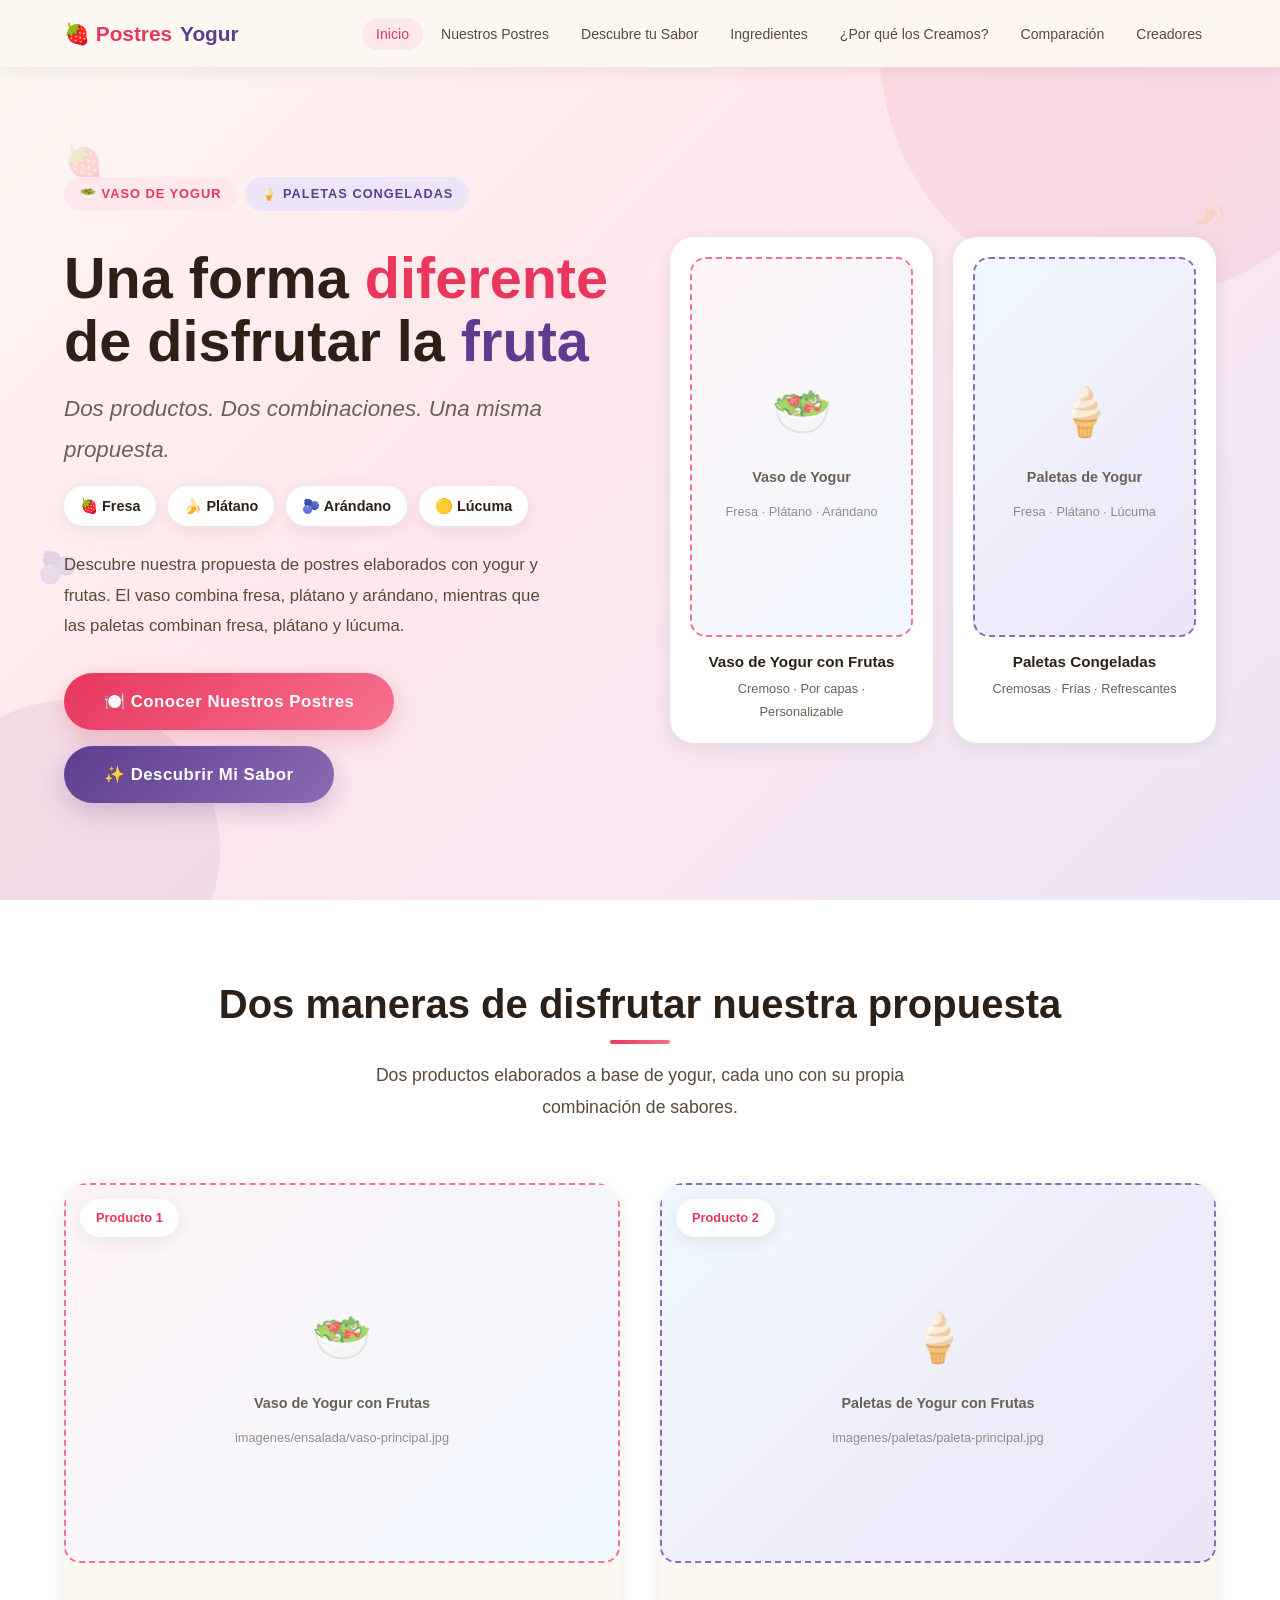
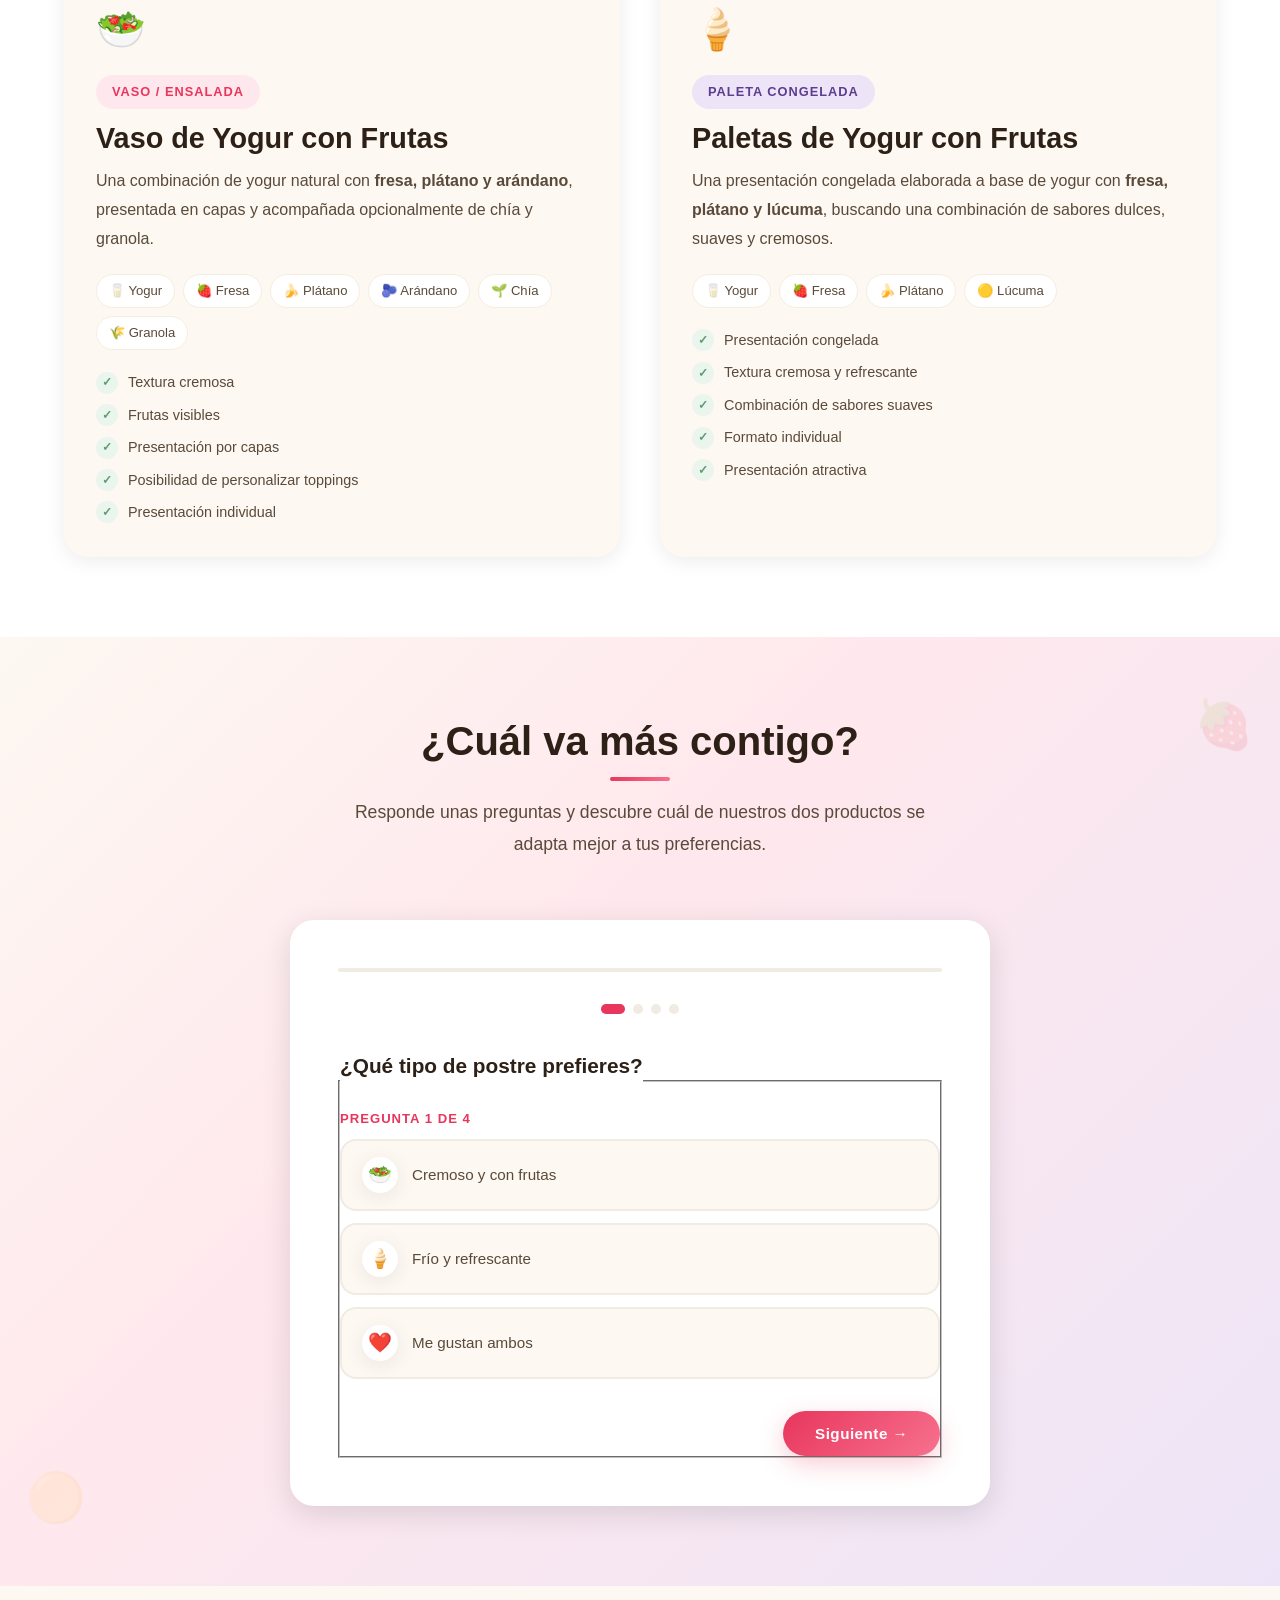
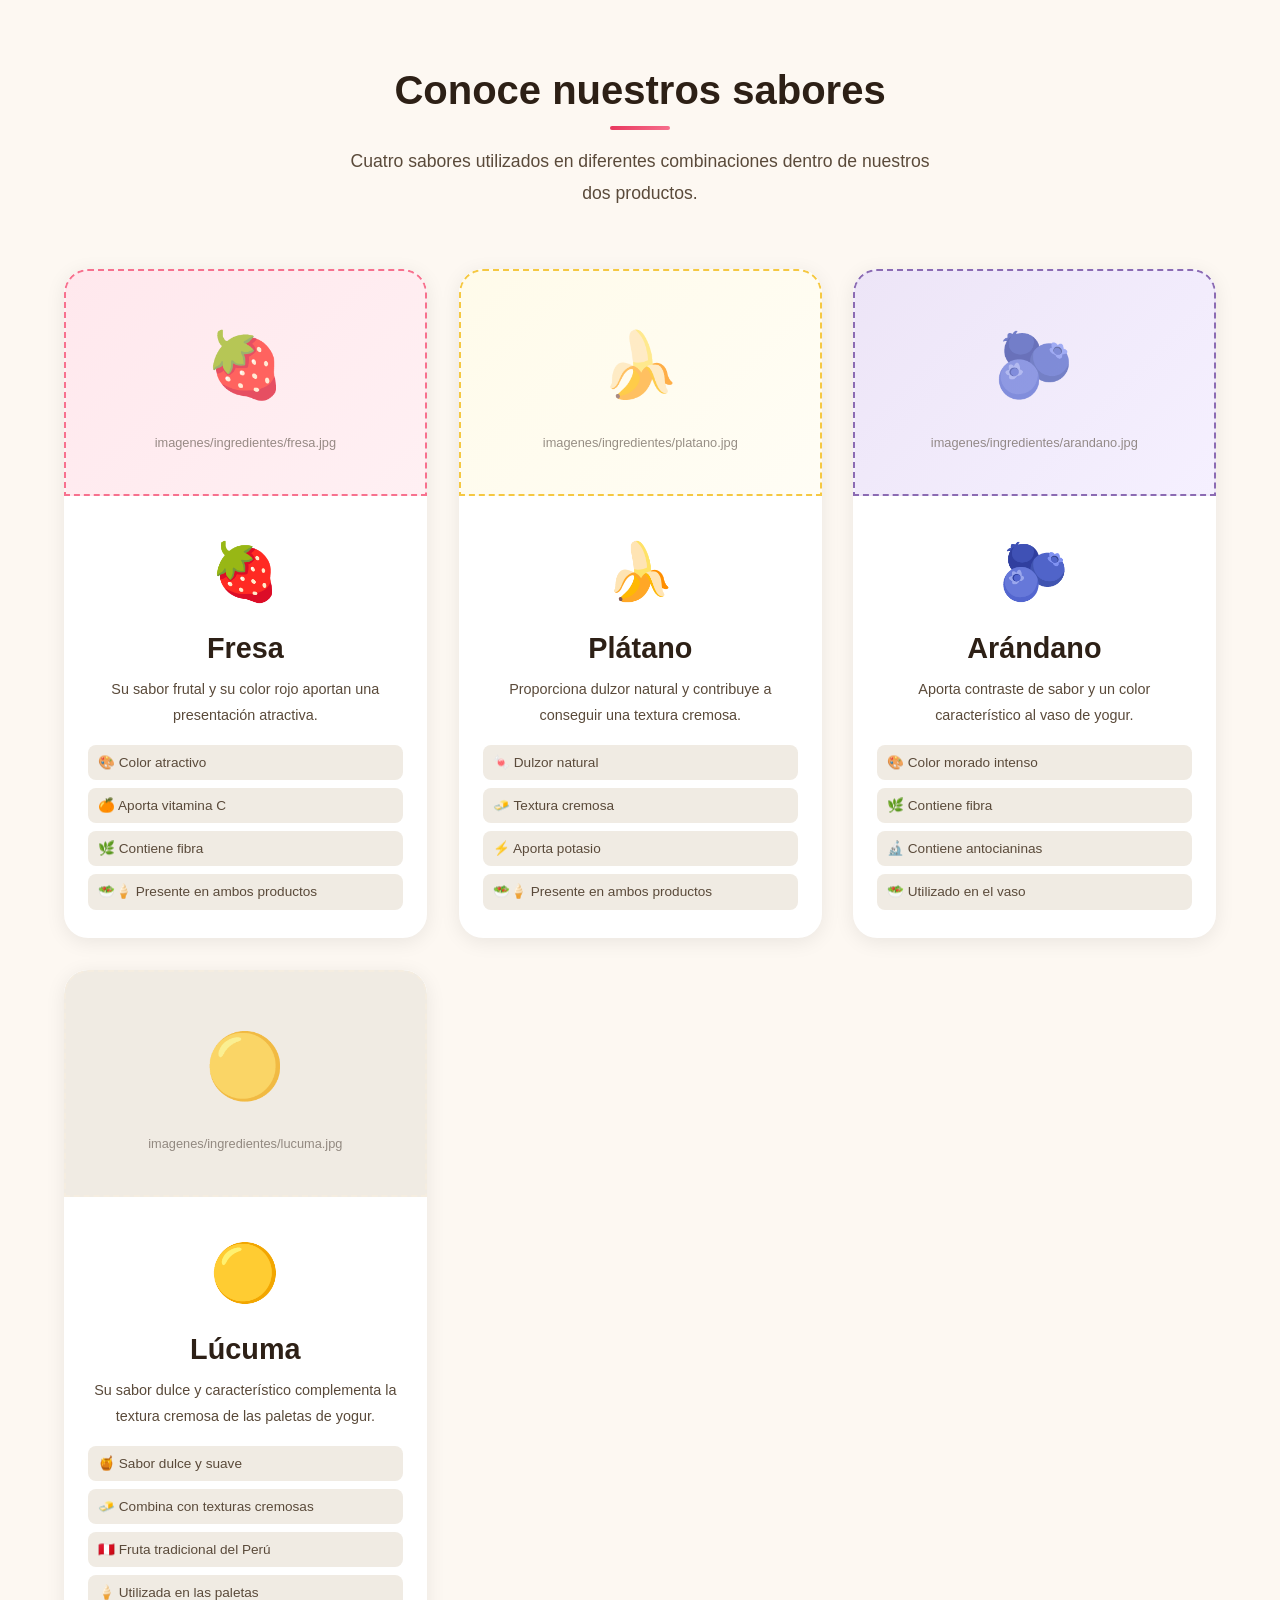
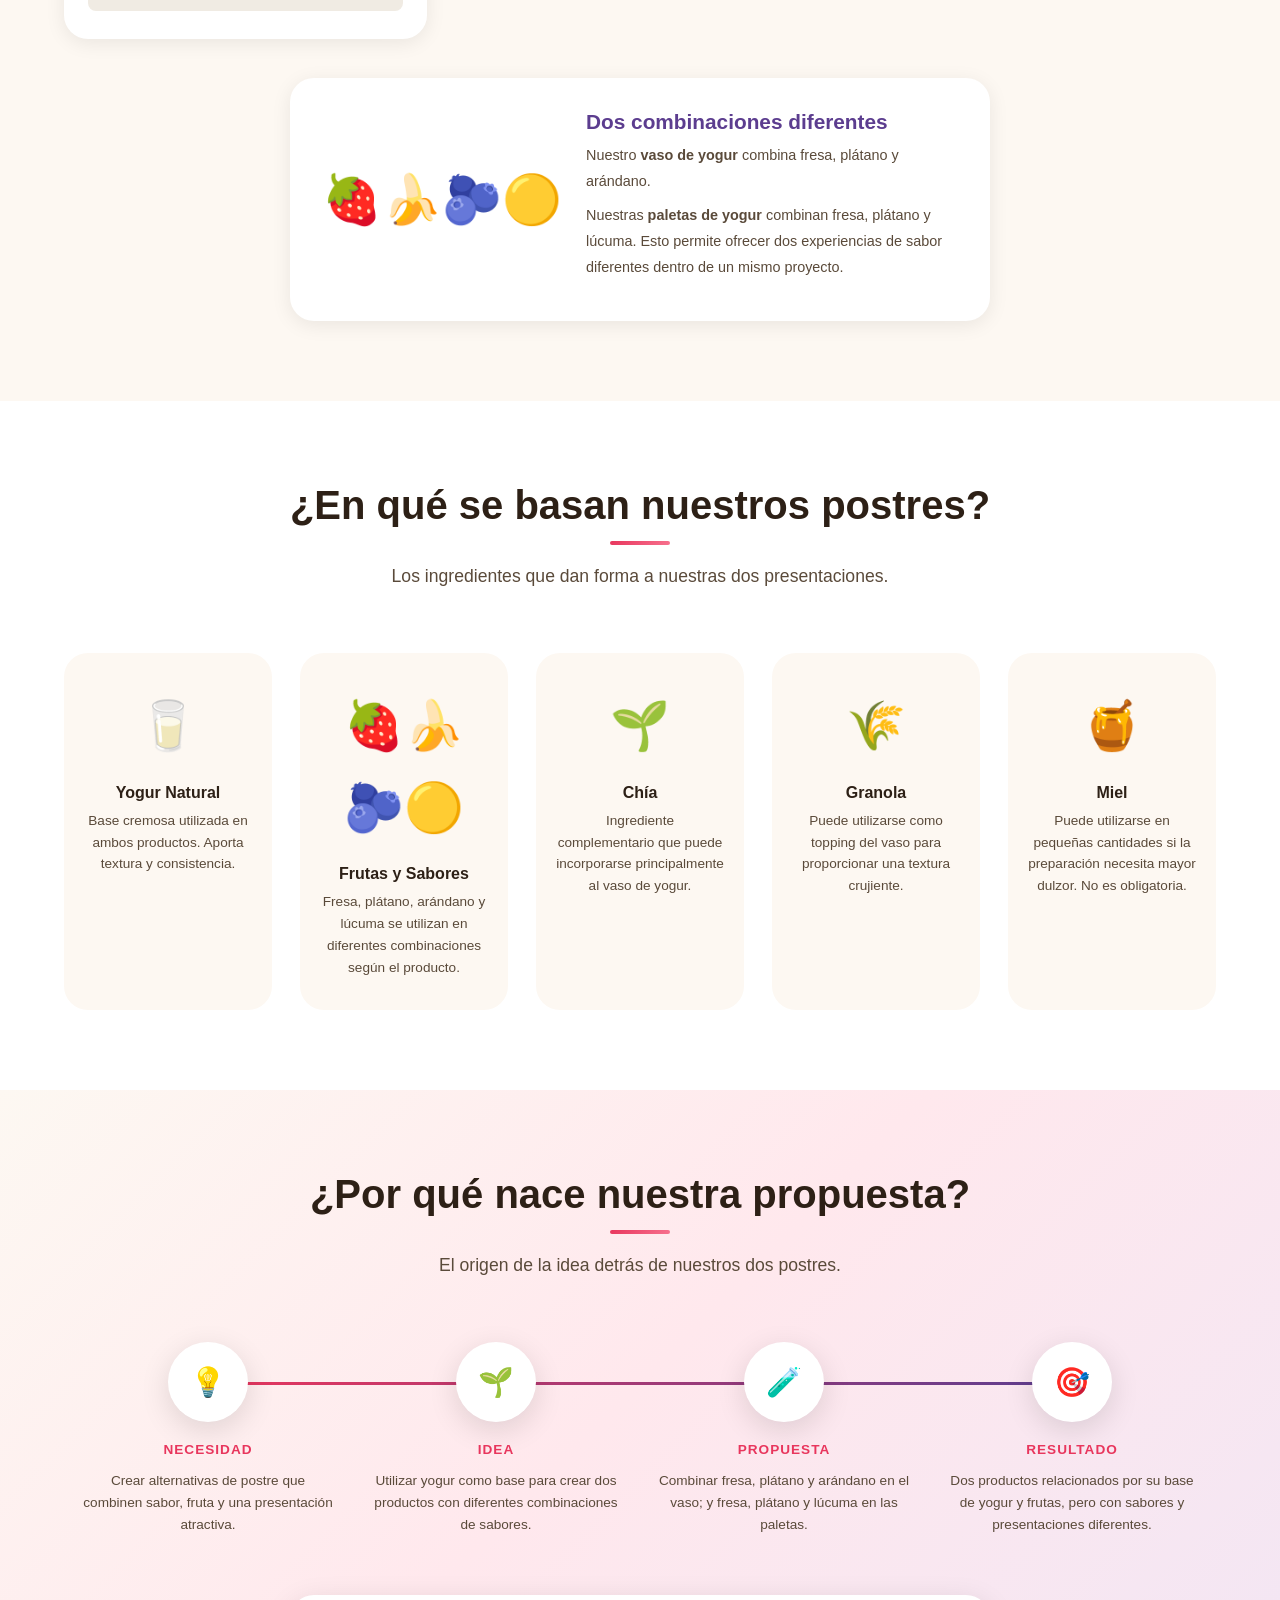
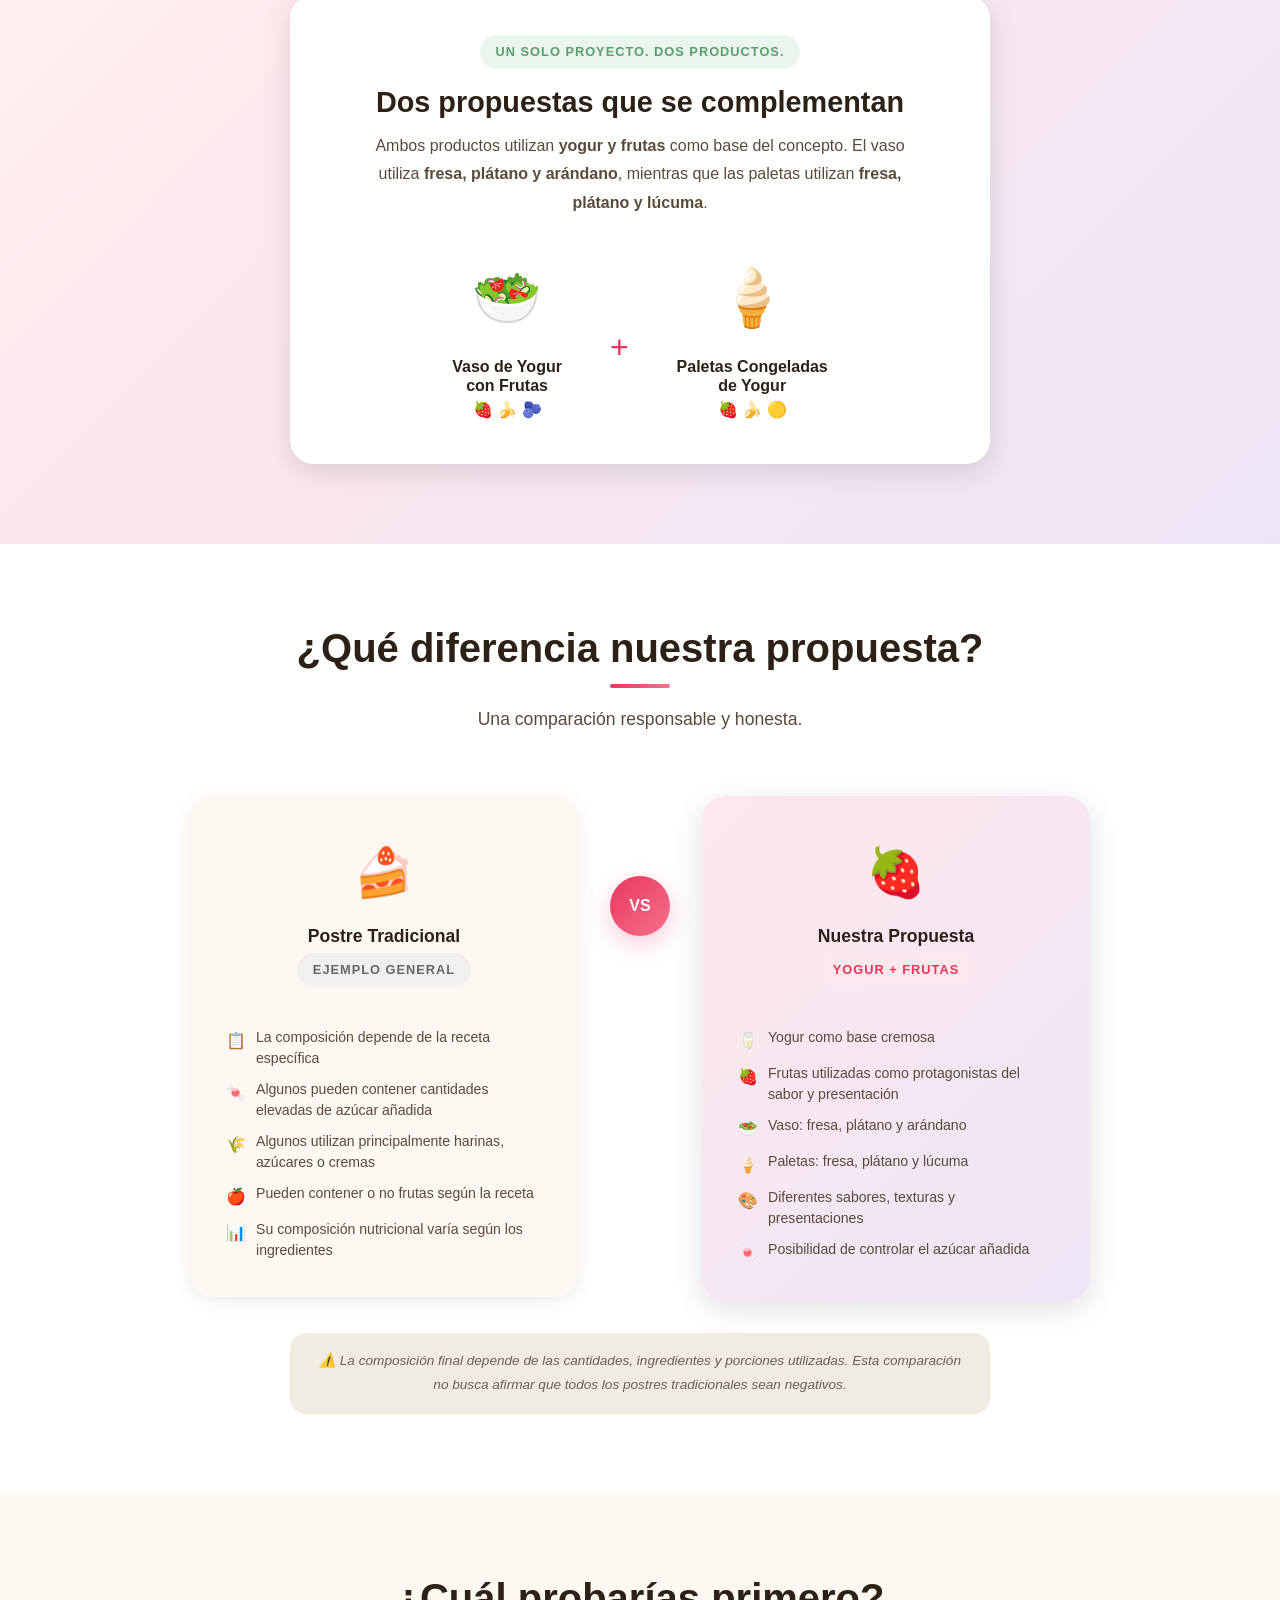
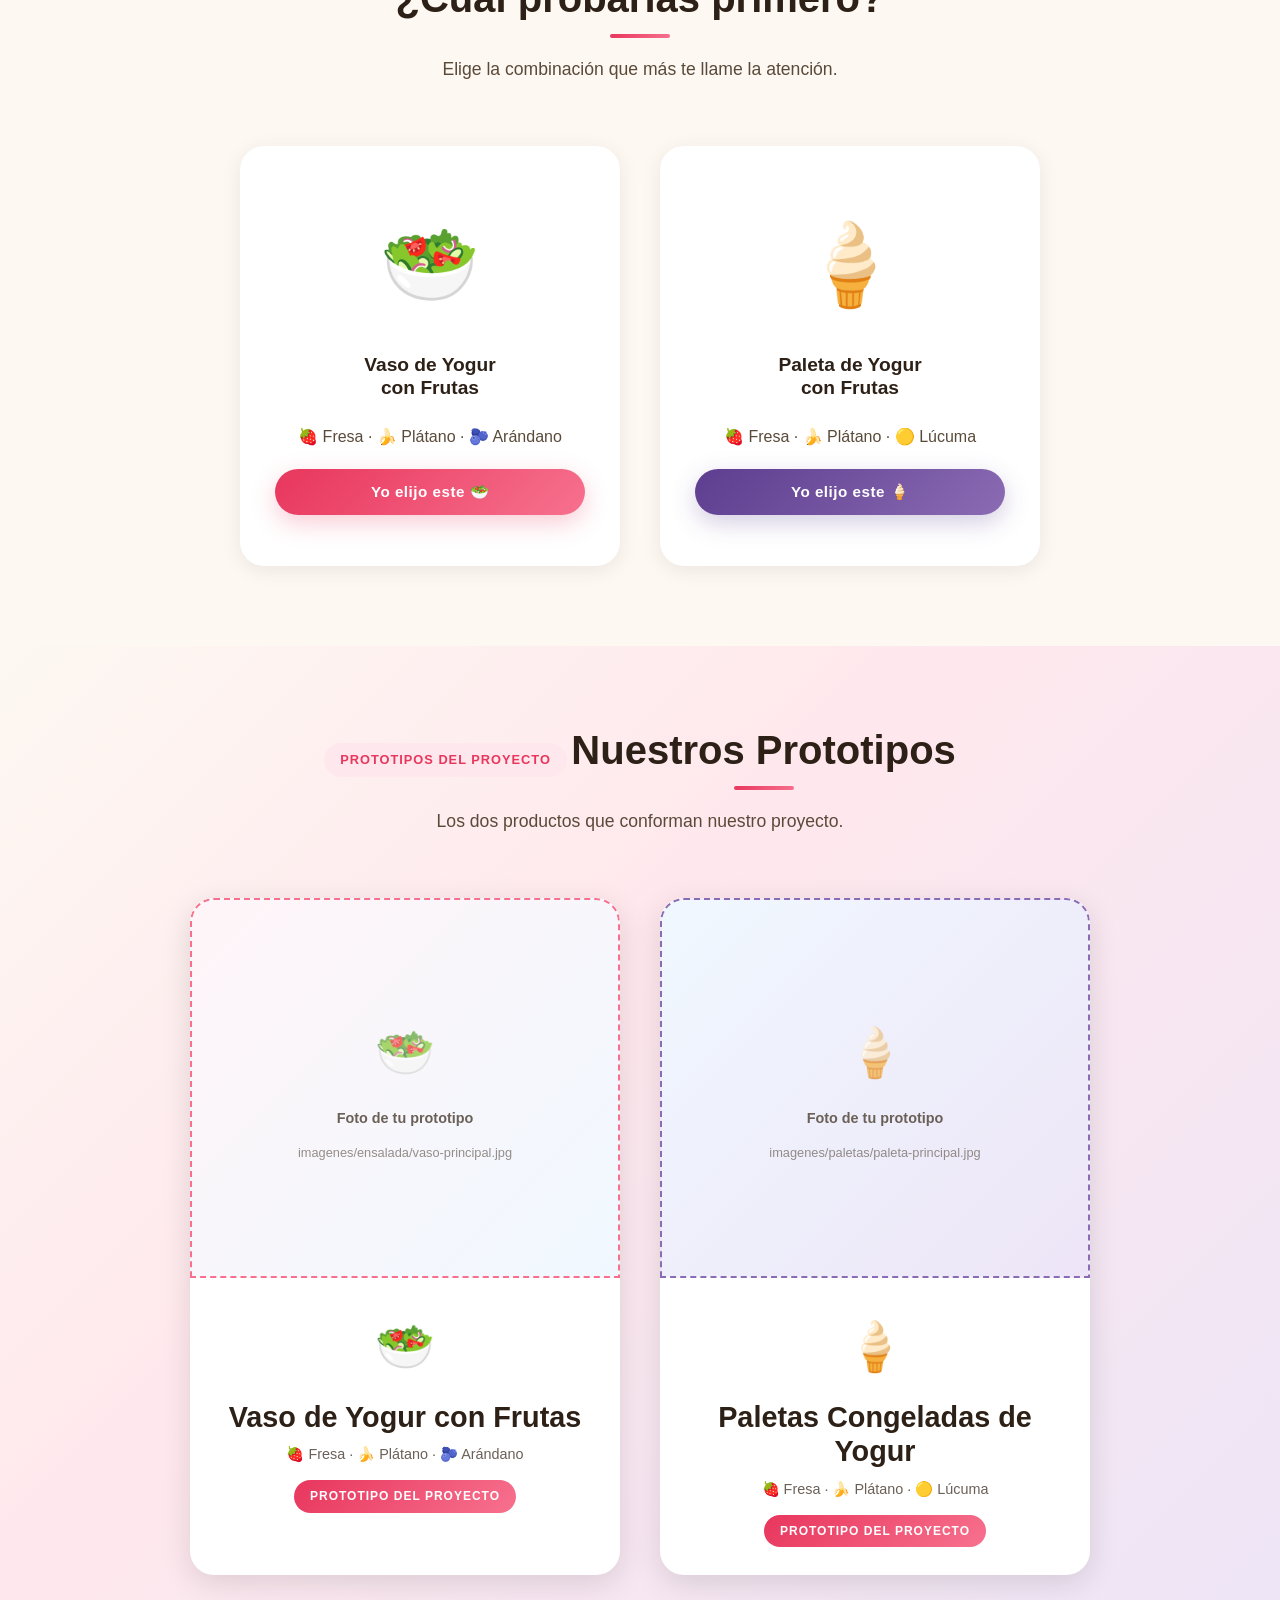
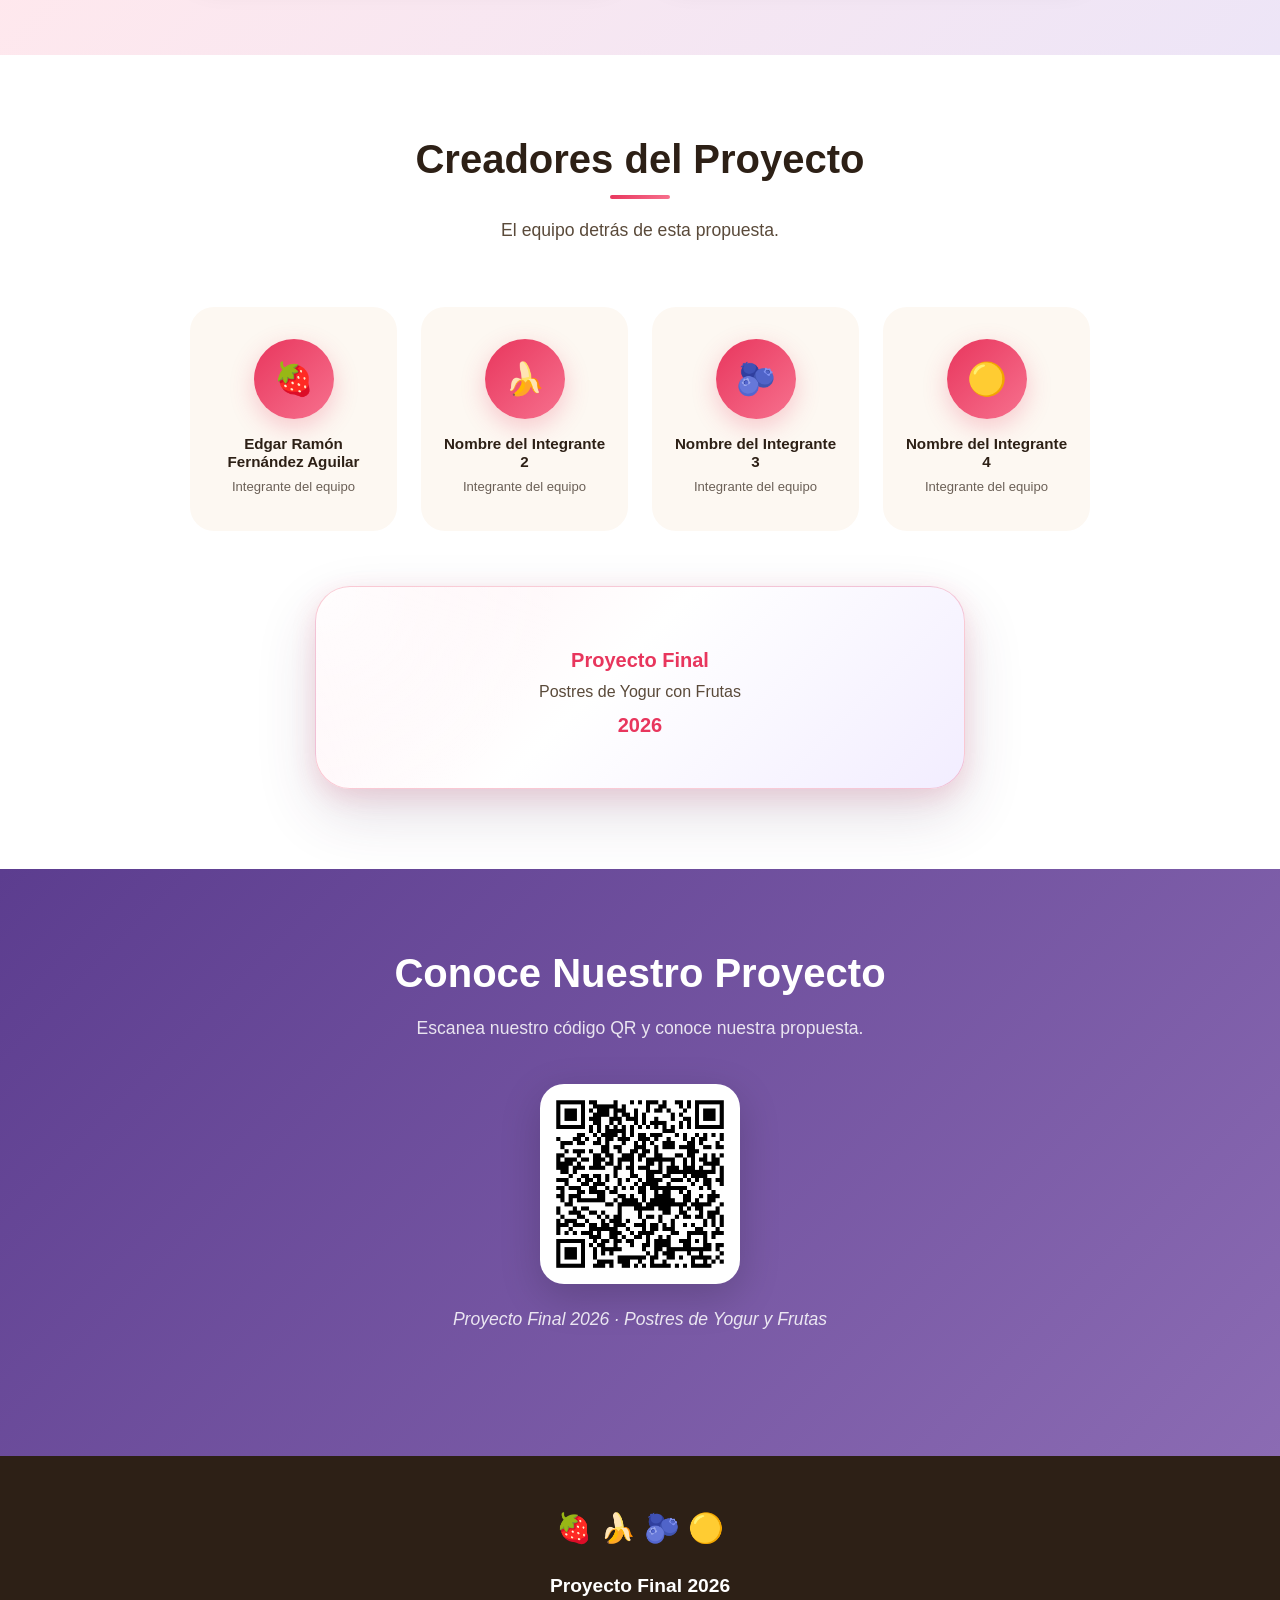
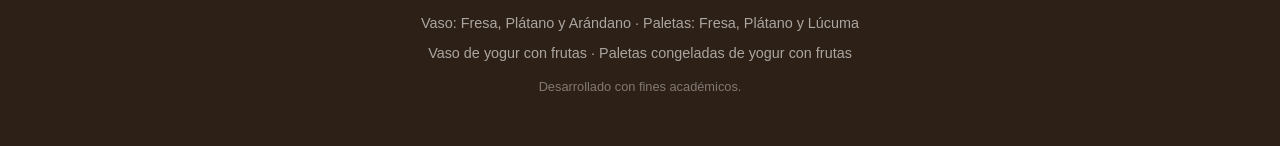
<file: index(1).html>
<!DOCTYPE html>
<html lang="es">
<head>
<meta charset="UTF-8">
<meta
name="viewport"
content="width=device-width, initial-scale=1.0"
>
<meta
name="description"
content="Proyecto académico de dos postres elaborados con yogur y frutas: vaso de yogur con fresa, plátano y arándano; y paletas de yogur con fresa, plátano y lúcuma."
>
<meta
name="author"
content="Proyecto Final 2026"
>
<meta
name="theme-color"
content="#E8365D"
>
<title>
Postres de Yogur y Frutas | Proyecto Final
</title>
<link
rel="stylesheet"
href="estilos/principal.css"
>
<link
rel="stylesheet"
href="estilos/animaciones.css"
>
<link
rel="stylesheet"
href="estilos/celular.css"
>
</head>
<body>
<!-- ============================================================
BOTÓN SCROLL ARRIBA
============================================================ -->
<button
id="scroll-arriba"
aria-label="Volver al inicio"
title="Volver al inicio"
>
↑
</button>
<!-- ============================================================
NAVEGACIÓN
============================================================ -->
<nav
id="navegacion"
role="navigation"
aria-label="Menú principal"
>
<div class="nav-contenido">
<a
href="#inicio"
class="nav-logo"
aria-label="Inicio"
>
🍓 Postres <span>Yogur</span>
</a>
<ul
class="nav-menu"
id="menu-navegacion"
role="menubar"
>
<li role="none">
<a href="#inicio" role="menuitem">
Inicio
</a>
</li>
<li role="none">
<a href="#postres" role="menuitem">
Nuestros Postres
</a>
</li>
<li role="none">
<a href="#recomendador" role="menuitem">
Descubre tu Sabor
</a>
</li>
<li role="none">
<a href="#sabores" role="menuitem">
Ingredientes
</a>
</li>
<li role="none">
<a href="#por-que" role="menuitem">
¿Por qué los Creamos?
</a>
</li>
<li role="none">
<a href="#comparacion" role="menuitem">
Comparación
</a>
</li>
<li role="none">
<a href="#creadores" role="menuitem">
Creadores
</a>
</li>
</ul>
<button
class="nav-hamburguesa"
id="boton-hamburguesa"
aria-label="Abrir menú"
aria-expanded="false"
aria-controls="menu-navegacion"
>
<span></span>
<span></span>
<span></span>
</button>
</div>
</nav>
<!-- ============================================================
SECCIÓN 1: PORTADA
============================================================ -->
<section
id="inicio"
aria-label="Portada principal"
>
<div
class="hero-decoracion hero-decoracion-1"
aria-hidden="true"
></div>
<div
class="hero-decoracion hero-decoracion-2"
aria-hidden="true"
></div>
<span
class="fruta-decorativa fruta-decorativa-1"
aria-hidden="true"
style="top:15%;left:5%"
>
🍓
</span>
<span
class="fruta-decorativa fruta-decorativa-2"
aria-hidden="true"
style="top:60%;left:3%"
>
🫐
</span>
<span
class="fruta-decorativa fruta-decorativa-3"
aria-hidden="true"
style="top:20%;right:4%"
>
🍌
</span>
<span
class="fruta-decorativa fruta-decorativa-4"
aria-hidden="true"
style="bottom:20%;right:6%"
>
🟡
</span>
<div class="contenedor">
<div class="hero-contenido">
<!-- TEXTO HERO -->
<div class="hero-texto">
<div class="hero-etiquetas">
<span class="etiqueta etiqueta-fresa">
🥗 Vaso de Yogur
</span>
<span class="etiqueta etiqueta-arandano">
🍦 Paletas Congeladas
</span>
</div>
<h1 class="hero-titulo">
Una forma
<span class="acento-fresa">
diferente
</span>
de disfrutar la
<span class="acento-arandano">
fruta
</span>
</h1>
<p class="hero-subtitulo">
Dos productos. Dos combinaciones.
Una misma propuesta.
</p>
<div
class="hero-frutas"
aria-label="Sabores principales"
>
<span class="fruta-chip">
🍓 Fresa
</span>
<span class="fruta-chip">
🍌 Plátano
</span>
<span class="fruta-chip">
🫐 Arándano
</span>
<span class="fruta-chip">
🟡 Lúcuma
</span>
</div>
<p class="hero-descripcion">
Descubre nuestra propuesta de postres
elaborados con yogur y frutas.
El vaso combina fresa, plátano y arándano,
mientras que las paletas combinan fresa,
plátano y lúcuma.
</p>
<div class="hero-botones">
<button
id="btn-ver-postres"
class="btn btn-primario btn-grande"
>
🍽️ Conocer Nuestros Postres
</button>
<button
id="btn-descubrir-sabor"
class="btn btn-secundario btn-grande"
>
✨ Descubrir Mi Sabor
</button>
</div>
</div>
<!-- TARJETAS PRODUCTOS -->
<div
class="hero-productos"
aria-label="Nuestros dos productos"
>
<article class="hero-producto-card">
<div
class="imagen-placeholder imagen-placeholder-vaso"
role="img"
aria-label="Foto del vaso de yogur con frutas"
>
<span class="emoji-placeholder">
🥗
</span>
<strong>
Vaso de Yogur
</strong>
<span>
Fresa · Plátano · Arándano
</span>
</div>
<div style="padding:16px 8px 0">
<h4>
Vaso de Yogur con Frutas
</h4>
<p>
Cremoso · Por capas · Personalizable
</p>
</div>
</article>
<article class="hero-producto-card">
<div
class="imagen-placeholder imagen-placeholder-paleta"
role="img"
aria-label="Foto de las paletas congeladas"
>
<span class="emoji-placeholder">
🍦
</span>
<strong>
Paletas de Yogur
</strong>
<span>
Fresa · Plátano · Lúcuma
</span>
</div>
<div style="padding:16px 8px 0">
<h4>
Paletas Congeladas
</h4>
<p>
Cremosas · Frías · Refrescantes
</p>
</div>
</article>
</div>
</div>
</div>
</section>
<!-- ============================================================
SECCIÓN 2: NUESTROS DOS POSTRES
============================================================ -->
<section
id="postres"
class="seccion"
aria-label="Nuestros dos postres"
>
<div class="contenedor">
<div class="seccion-titulo animar-scroll">
<h2>
Dos maneras de disfrutar nuestra propuesta
</h2>
<p>
Dos productos elaborados a base de yogur,
cada uno con su propia combinación de sabores.
</p>
</div>
<div class="postres-grid">
<!-- PRODUCTO 1 -->
<article class="postre-card animar-scroll-izq">
<div class="postre-imagen-contenedor">
<div
class="imagen-placeholder imagen-placeholder-vaso"
role="img"
aria-label="Foto del vaso de yogur con frutas"
>
<span class="emoji-placeholder">
🥗
</span>
<strong>
Vaso de Yogur con Frutas
</strong>
<span>
imagenes/ensalada/vaso-principal.jpg
</span>
</div>
<span class="postre-badge">
Producto 1
</span>
</div>
<div class="postre-cuerpo">
<span
class="postre-icono"
aria-hidden="true"
>
🥗
</span>
<span class="etiqueta etiqueta-fresa">
Vaso / Ensalada
</span>
<h3>
Vaso de Yogur con Frutas
</h3>
<p>
Una combinación de yogur natural con
<strong>fresa, plátano y arándano</strong>,
presentada en capas y acompañada
opcionalmente de chía y granola.
</p>
<div
class="ingredientes-chips"
aria-label="Ingredientes"
>
<span class="ingrediente-chip">
🥛 Yogur
</span>
<span class="ingrediente-chip">
🍓 Fresa
</span>
<span class="ingrediente-chip">
🍌 Plátano
</span>
<span class="ingrediente-chip">
🫐 Arándano
</span>
<span class="ingrediente-chip">
🌱 Chía
</span>
<span class="ingrediente-chip">
🌾 Granola
</span>
</div>
<ul class="caracteristicas-lista">
<li class="caracteristica-item">
Textura cremosa
</li>
<li class="caracteristica-item">
Frutas visibles
</li>
<li class="caracteristica-item">
Presentación por capas
</li>
<li class="caracteristica-item">
Posibilidad de personalizar toppings
</li>
<li class="caracteristica-item">
Presentación individual
</li>
</ul>
</div>
</article>
<!-- PRODUCTO 2 -->
<article class="postre-card animar-scroll-der">
<div class="postre-imagen-contenedor">
<div
class="imagen-placeholder imagen-placeholder-paleta"
role="img"
aria-label="Foto de las paletas congeladas de yogur"
>
<span class="emoji-placeholder">
🍦
</span>
<strong>
Paletas de Yogur con Frutas
</strong>
<span>
imagenes/paletas/paleta-principal.jpg
</span>
</div>
<span class="postre-badge">
Producto 2
</span>
</div>
<div class="postre-cuerpo">
<span
class="postre-icono"
aria-hidden="true"
>
🍦
</span>
<span class="etiqueta etiqueta-arandano">
Paleta Congelada
</span>
<h3>
Paletas de Yogur con Frutas
</h3>
<p>
Una presentación congelada elaborada
a base de yogur con
<strong>fresa, plátano y lúcuma</strong>,
buscando una combinación de sabores
dulces, suaves y cremosos.
</p>
<div
class="ingredientes-chips"
aria-label="Ingredientes"
>
<span class="ingrediente-chip">
🥛 Yogur
</span>
<span class="ingrediente-chip">
🍓 Fresa
</span>
<span class="ingrediente-chip">
🍌 Plátano
</span>
<span class="ingrediente-chip">
🟡 Lúcuma
</span>
</div>
<ul class="caracteristicas-lista">
<li class="caracteristica-item">
Presentación congelada
</li>
<li class="caracteristica-item">
Textura cremosa y refrescante
</li>
<li class="caracteristica-item">
Combinación de sabores suaves
</li>
<li class="caracteristica-item">
Formato individual
</li>
<li class="caracteristica-item">
Presentación atractiva
</li>
</ul>
</div>
</article>
</div>
</div>
</section>
<!-- ============================================================
SECCIÓN 3: RECOMENDADOR
============================================================ -->
<section
id="recomendador"
class="seccion"
aria-label="Recomendador de postres"
>
<span
class="fruta-decorativa"
aria-hidden="true"
style="top:5%;right:2%;font-size:3rem;opacity:.1"
>
🍓
</span>
<span
class="fruta-decorativa"
aria-hidden="true"
style="bottom:5%;left:2%;font-size:3rem;opacity:.1"
>
🟡
</span>
<div class="contenedor">
<div class="seccion-titulo animar-scroll">
<h2>
¿Cuál va más contigo?
</h2>
<p>
Responde unas preguntas y descubre
cuál de nuestros dos productos se adapta
mejor a tus preferencias.
</p>
</div>
<div class="recomendador-interior">
<div
class="cuestionario"
id="cuestionario"
role="form"
aria-label="Cuestionario de preferencias"
>
<div
class="barra-progreso-contenedor"
role="progressbar"
aria-valuenow="0"
aria-valuemin="0"
aria-valuemax="100"
aria-label="Progreso"
>
<div
class="barra-progreso-relleno"
id="barra-progreso-relleno"
style="width:0%"
></div>
</div>
<div
class="cuestionario-progreso"
aria-hidden="true"
>
<span class="progreso-punto activo"></span>
<span class="progreso-punto"></span>
<span class="progreso-punto"></span>
<span class="progreso-punto"></span>
</div>
<!-- PREGUNTA 1 -->
<fieldset
class="pregunta visible"
id="pregunta-1"
>
<p class="pregunta-numero">
Pregunta 1 de 4
</p>
<legend>
<h3>
¿Qué tipo de postre prefieres?
</h3>
</legend>
<div class="opciones-grupo">
<label
class="opcion-label"
for="p1-cremoso"
>
<input
class="opcion-radio"
type="radio"
id="p1-cremoso"
name="pregunta1"
value="cremoso"
>
<span
class="opcion-icono"
aria-hidden="true"
>
🥗
</span>
Cremoso y con frutas
</label>
<label
class="opcion-label"
for="p1-frio"
>
<input
class="opcion-radio"
type="radio"
id="p1-frio"
name="pregunta1"
value="frio"
>
<span
class="opcion-icono"
aria-hidden="true"
>
🍦
</span>
Frío y refrescante
</label>
<label
class="opcion-label"
for="p1-ambos"
>
<input
class="opcion-radio"
type="radio"
id="p1-ambos"
name="pregunta1"
value="ambos"
>
<span
class="opcion-icono"
aria-hidden="true"
>
❤️
</span>
Me gustan ambos
</label>
</div>
<div class="pregunta-nav">
<span></span>
<button
type="button"
class="btn btn-primario"
id="btn-siguiente-1"
>
Siguiente →
</button>
</div>
</fieldset>
<!-- PREGUNTA 2 -->
<fieldset
class="pregunta"
id="pregunta-2"
>
<p class="pregunta-numero">
Pregunta 2 de 4
</p>
<legend>
<h3>
¿Cómo prefieres el sabor?
</h3>
</legend>
<div class="opciones-grupo">
<label
class="opcion-label"
for="p2-dulce"
>
<input
class="opcion-radio"
type="radio"
id="p2-dulce"
name="pregunta2"
value="dulce"
>
<span
class="opcion-icono"
aria-hidden="true"
>
🍯
</span>
Dulce y suave
</label>
<label
class="opcion-label"
for="p2-equilibrado"
>
<input
class="opcion-radio"
type="radio"
id="p2-equilibrado"
name="pregunta2"
value="equilibrado"
>
<span
class="opcion-icono"
aria-hidden="true"
>
⚖️
</span>
Equilibrado
</label>
<label
class="opcion-label"
for="p2-frutal"
>
<input
class="opcion-radio"
type="radio"
id="p2-frutal"
name="pregunta2"
value="frutal"
>
<span
class="opcion-icono"
aria-hidden="true"
>
🍓
</span>
Muy frutal
</label>
<label
class="opcion-label"
for="p2-acido"
>
<input
class="opcion-radio"
type="radio"
id="p2-acido"
name="pregunta2"
value="acido"
>
<span
class="opcion-icono"
aria-hidden="true"
>
🫐
</span>
Con un ligero contraste ácido
</label>
</div>
<div class="pregunta-nav">
<button
type="button"
class="btn btn-contorno"
id="btn-anterior-2"
>
← Anterior
</button>
<button
type="button"
class="btn btn-primario"
id="btn-siguiente-2"
>
Siguiente →
</button>
</div>
</fieldset>
<!-- PREGUNTA 3 -->
<fieldset
class="pregunta"
id="pregunta-3"
>
<p class="pregunta-numero">
Pregunta 3 de 4
</p>
<legend>
<h3>
¿Cuál sabor prefieres?
</h3>
</legend>
<div class="opciones-grupo">
<label
class="opcion-label"
for="p3-fresa"
>
<input
class="opcion-radio"
type="radio"
id="p3-fresa"
name="pregunta3"
value="fresa"
>
<span
class="opcion-icono"
aria-hidden="true"
>
🍓
</span>
Fresa
</label>
<label
class="opcion-label"
for="p3-platano"
>
<input
class="opcion-radio"
type="radio"
id="p3-platano"
name="pregunta3"
value="platano"
>
<span
class="opcion-icono"
aria-hidden="true"
>
🍌
</span>
Plátano
</label>
<label
class="opcion-label"
for="p3-arandano"
>
<input
class="opcion-radio"
type="radio"
id="p3-arandano"
name="pregunta3"
value="arandano"
>
<span
class="opcion-icono"
aria-hidden="true"
>
🫐
</span>
Arándano
</label>
<label
class="opcion-label"
for="p3-lucuma"
>
<input
class="opcion-radio"
type="radio"
id="p3-lucuma"
name="pregunta3"
value="lucuma"
>
<span
class="opcion-icono"
aria-hidden="true"
>
🟡
</span>
Lúcuma
</label>
<label
class="opcion-label"
for="p3-todas"
>
<input
class="opcion-radio"
type="radio"
id="p3-todas"
name="pregunta3"
value="todas"
>
<span
class="opcion-icono"
aria-hidden="true"
>
❤️
</span>
Me gustan varias opciones
</label>
</div>
<div class="pregunta-nav">
<button
type="button"
class="btn btn-contorno"
id="btn-anterior-3"
>
← Anterior
</button>
<button
type="button"
class="btn btn-primario"
id="btn-siguiente-3"
>
Siguiente →
</button>
</div>
</fieldset>
<!-- PREGUNTA 4 -->
<fieldset
class="pregunta"
id="pregunta-4"
>
<p class="pregunta-numero">
Pregunta 4 de 4
</p>
<legend>
<h3>
¿Qué textura prefieres?
</h3>
</legend>
<div class="opciones-grupo">
<label
class="opcion-label"
for="p4-cremosa"
>
<input
class="opcion-radio"
type="radio"
id="p4-cremosa"
name="pregunta4"
value="cremosa"
>
<span
class="opcion-icono"
aria-hidden="true"
>
🥛
</span>
Cremosa
</label>
<label
class="opcion-label"
for="p4-trozos"
>
<input
class="opcion-radio"
type="radio"
id="p4-trozos"
name="pregunta4"
value="trozos"
>
<span
class="opcion-icono"
aria-hidden="true"
>
🍓
</span>
Con trozos de fruta
</label>
<label
class="opcion-label"
for="p4-crujiente"
>
<input
class="opcion-radio"
type="radio"
id="p4-crujiente"
name="pregunta4"
value="crujiente"
>
<span
class="opcion-icono"
aria-hidden="true"
>
🌾
</span>
Crujiente
</label>
<label
class="opcion-label"
for="p4-congelada"
>
<input
class="opcion-radio"
type="radio"
id="p4-congelada"
name="pregunta4"
value="congelada"
>
<span
class="opcion-icono"
aria-hidden="true"
>
❄️
</span>
Congelada
</label>
</div>
<div class="pregunta-nav">
<button
type="button"
class="btn btn-contorno"
id="btn-anterior-4"
>
← Anterior
</button>
<button
type="button"
class="btn btn-primario btn-grande"
id="btn-descubrir"
>
✨ Descubrir Mi Postre
</button>
</div>
</fieldset>
</div>
<!-- RESULTADO -->
<div
id="resultado-recomendador"
role="region"
aria-live="polite"
aria-label="Resultado de tu recomendación"
>
</div>
</div>
</div>
</section>
<!-- ============================================================
SECCIÓN 4: SABORES
============================================================ -->
<section
id="sabores"
class="seccion"
aria-label="Nuestros sabores"
>
<div class="contenedor">
<div class="seccion-titulo animar-scroll">
<h2>
Conoce nuestros sabores
</h2>
<p>
Cuatro sabores utilizados en diferentes
combinaciones dentro de nuestros dos productos.
</p>
</div>
<div class="sabores-grid">
<!-- FRESA -->
<article
class="sabor-card animar-scroll retraso-1"
aria-label="Sabor fresa"
>
<div class="sabor-imagen">
<div
class="imagen-placeholder imagen-placeholder-fresa"
style="min-height:200px;border-radius:24px 24px 0 0"
role="img"
aria-label="Foto de fresas"
>
<span
class="emoji-placeholder"
style="font-size:4rem"
>
🍓
</span>
<span>
imagenes/ingredientes/fresa.jpg
</span>
</div>
</div>
<div class="sabor-cuerpo">
<span
class="sabor-emoji"
aria-hidden="true"
>
🍓
</span>
<h3>
Fresa
</h3>
<p>
Su sabor frutal y su color rojo
aportan una presentación atractiva.
</p>
<ul class="sabor-datos">
<li class="sabor-dato">
🎨 Color atractivo
</li>
<li class="sabor-dato">
🍊 Aporta vitamina C
</li>
<li class="sabor-dato">
🌿 Contiene fibra
</li>
<li class="sabor-dato">
🥗🍦 Presente en ambos productos
</li>
</ul>
</div>
</article>
<!-- PLÁTANO -->
<article
class="sabor-card animar-scroll retraso-2"
aria-label="Sabor plátano"
>
<div class="sabor-imagen">
<div
class="imagen-placeholder imagen-placeholder-platano"
style="min-height:200px;border-radius:24px 24px 0 0"
role="img"
aria-label="Foto de plátanos"
>
<span
class="emoji-placeholder"
style="font-size:4rem"
>
🍌
</span>
<span>
imagenes/ingredientes/platano.jpg
</span>
</div>
</div>
<div class="sabor-cuerpo">
<span
class="sabor-emoji"
aria-hidden="true"
>
🍌
</span>
<h3>
Plátano
</h3>
<p>
Proporciona dulzor natural y contribuye
a conseguir una textura cremosa.
</p>
<ul class="sabor-datos">
<li class="sabor-dato">
🍬 Dulzor natural
</li>
<li class="sabor-dato">
🧈 Textura cremosa
</li>
<li class="sabor-dato">
⚡ Aporta potasio
</li>
<li class="sabor-dato">
🥗🍦 Presente en ambos productos
</li>
</ul>
</div>
</article>
<!-- ARÁNDANO -->
<article
class="sabor-card animar-scroll retraso-3"
aria-label="Sabor arándano"
>
<div class="sabor-imagen">
<div
class="imagen-placeholder imagen-placeholder-arandano"
style="min-height:200px;border-radius:24px 24px 0 0"
role="img"
aria-label="Foto de arándanos"
>
<span
class="emoji-placeholder"
style="font-size:4rem"
>
🫐
</span>
<span>
imagenes/ingredientes/arandano.jpg
</span>
</div>
</div>
<div class="sabor-cuerpo">
<span
class="sabor-emoji"
aria-hidden="true"
>
🫐
</span>
<h3>
Arándano
</h3>
<p>
Aporta contraste de sabor y un color
característico al vaso de yogur.
</p>
<ul class="sabor-datos">
<li class="sabor-dato">
🎨 Color morado intenso
</li>
<li class="sabor-dato">
🌿 Contiene fibra
</li>
<li class="sabor-dato">
🔬 Contiene antocianinas
</li>
<li class="sabor-dato">
🥗 Utilizado en el vaso
</li>
</ul>
</div>
</article>
<!-- LÚCUMA -->
<article
class="sabor-card animar-scroll retraso-4"
aria-label="Sabor lúcuma"
>
<div class="sabor-imagen">
<div
class="imagen-placeholder imagen-placeholder-lucuma"
style="min-height:200px;border-radius:24px 24px 0 0"
role="img"
aria-label="Foto de lúcuma"
>
<span
class="emoji-placeholder"
style="font-size:4rem"
>
🟡
</span>
<span>
imagenes/ingredientes/lucuma.jpg
</span>
</div>
</div>
<div class="sabor-cuerpo">
<span
class="sabor-emoji"
aria-hidden="true"
>
🟡
</span>
<h3>
Lúcuma
</h3>
<p>
Su sabor dulce y característico complementa
la textura cremosa de las paletas de yogur.
</p>
<ul class="sabor-datos">
<li class="sabor-dato">
🍯 Sabor dulce y suave
</li>
<li class="sabor-dato">
🧈 Combina con texturas cremosas
</li>
<li class="sabor-dato">
🇵🇪 Fruta tradicional del Perú
</li>
<li class="sabor-dato">
🍦 Utilizada en las paletas
</li>
</ul>
</div>
</article>
</div>
<!-- INFORMACIÓN SOBRE LOS SABORES -->
<aside
class="citricos-card animar-scroll"
aria-label="Información sobre nuestros sabores"
>
<div
class="citricos-icono"
aria-hidden="true"
>
🍓🍌🫐🟡
</div>
<div class="citricos-texto">
<h4>
Dos combinaciones diferentes
</h4>
<p>
Nuestro <strong>vaso de yogur</strong>
combina fresa, plátano y arándano.
</p>
<p>
Nuestras <strong>paletas de yogur</strong>
combinan fresa, plátano y lúcuma.
Esto permite ofrecer dos experiencias
de sabor diferentes dentro de un mismo proyecto.
</p>
</div>
</aside>
</div>
</section>
<!-- ============================================================
SECCIÓN 5: NUESTRA BASE
============================================================ -->
<section
id="base"
class="seccion"
aria-label="Base e ingredientes"
>
<div class="contenedor">
<div class="seccion-titulo animar-scroll">
<h2>
¿En qué se basan nuestros postres?
</h2>
<p>
Los ingredientes que dan forma a
nuestras dos presentaciones.
</p>
</div>
<div class="base-grid">
<article
class="base-card animar-scroll retraso-1"
>
<span
class="base-emoji"
aria-hidden="true"
>
🥛
</span>
<h4>
Yogur Natural
</h4>
<p>
Base cremosa utilizada en ambos productos.
Aporta textura y consistencia.
</p>
</article>
<article
class="base-card animar-scroll retraso-2"
>
<span
class="base-emoji"
aria-hidden="true"
>
🍓🍌🫐🟡
</span>
<h4>
Frutas y Sabores
</h4>
<p>
Fresa, plátano, arándano y lúcuma se
utilizan en diferentes combinaciones
según el producto.
</p>
</article>
<article
class="base-card animar-scroll retraso-3"
>
<span
class="base-emoji"
aria-hidden="true"
>
🌱
</span>
<h4>
Chía
</h4>
<p>
Ingrediente complementario que puede
incorporarse principalmente al vaso de yogur.
</p>
</article>
<article
class="base-card animar-scroll retraso-4"
>
<span
class="base-emoji"
aria-hidden="true"
>
🌾
</span>
<h4>
Granola
</h4>
<p>
Puede utilizarse como topping del vaso
para proporcionar una textura crujiente.
</p>
</article>
<article
class="base-card animar-scroll retraso-5"
>
<span
class="base-emoji"
aria-hidden="true"
>
🍯
</span>
<h4>
Miel
</h4>
<p>
Puede utilizarse en pequeñas cantidades
si la preparación necesita mayor dulzor.
No es obligatoria.
</p>
</article>
</div>
</div>
</section>
<!-- ============================================================
SECCIÓN 6: ¿POR QUÉ LOS CREAMOS?
============================================================ -->
<section
id="por-que"
class="seccion"
aria-label="Por qué creamos estos productos"
>
<div class="contenedor">
<div class="seccion-titulo animar-scroll">
<h2>
¿Por qué nace nuestra propuesta?
</h2>
<p>
El origen de la idea detrás de
nuestros dos postres.
</p>
</div>
<div
class="linea-proceso"
role="list"
aria-label="Proceso de creación"
>
<div
class="proceso-paso animar-scroll retraso-1"
role="listitem"
>
<div
class="proceso-numero"
aria-hidden="true"
>
💡
</div>
<p class="proceso-titulo">
Necesidad
</p>
<p class="proceso-descripcion">
Crear alternativas de postre que
combinen sabor, fruta y una
presentación atractiva.
</p>
</div>
<div
class="proceso-paso animar-scroll retraso-2"
role="listitem"
>
<div
class="proceso-numero"
aria-hidden="true"
>
🌱
</div>
<p class="proceso-titulo">
Idea
</p>
<p class="proceso-descripcion">
Utilizar yogur como base para crear
dos productos con diferentes
combinaciones de sabores.
</p>
</div>
<div
class="proceso-paso animar-scroll retraso-3"
role="listitem"
>
<div
class="proceso-numero"
aria-hidden="true"
>
🧪
</div>
<p class="proceso-titulo">
Propuesta
</p>
<p class="proceso-descripcion">
Combinar fresa, plátano y arándano
en el vaso; y fresa, plátano y
lúcuma en las paletas.
</p>
</div>
<div
class="proceso-paso animar-scroll retraso-4"
role="listitem"
>
<div
class="proceso-numero"
aria-hidden="true"
>
🎯
</div>
<p class="proceso-titulo">
Resultado
</p>
<p class="proceso-descripcion">
Dos productos relacionados por su
base de yogur y frutas, pero con
sabores y presentaciones diferentes.
</p>
</div>
</div>
<div class="porque-resultado animar-scroll">
<span
class="etiqueta etiqueta-verde"
style="margin-bottom:16px;display:inline-block"
>
Un solo proyecto. Dos productos.
</span>
<h3 style="margin-bottom:12px">
Dos propuestas que se complementan
</h3>
<p
style="max-width:550px;margin:0 auto 24px"
>
Ambos productos utilizan
<strong>yogur y frutas</strong>
como base del concepto.
El vaso utiliza
<strong>fresa, plátano y arándano</strong>,
mientras que las paletas utilizan
<strong>fresa, plátano y lúcuma</strong>.
</p>
<div
class="porque-productos"
aria-label="Los dos productos del proyecto"
>
<div class="porque-producto">
<span
class="emoji-grande"
aria-hidden="true"
>
🥗
</span>
<h4>
Vaso de Yogur
<br>
con Frutas
</h4>
<p>
🍓 🍌 🫐
</p>
</div>
<div
class="porque-mas"
aria-hidden="true"
>
+
</div>
<div class="porque-producto">
<span
class="emoji-grande"
aria-hidden="true"
>
🍦
</span>
<h4>
Paletas Congeladas
<br>
de Yogur
</h4>
<p>
🍓 🍌 🟡
</p>
</div>
</div>
</div>
</div>
</section>
<!-- ============================================================
SECCIÓN 7: COMPARACIÓN
============================================================ -->
<section
id="comparacion"
class="seccion"
aria-label="Comparación con postres tradicionales"
>
<div class="contenedor">
<div class="seccion-titulo animar-scroll">
<h2>
¿Qué diferencia nuestra propuesta?
</h2>
<p>
Una comparación responsable y honesta.
</p>
</div>
<div class="comparacion-contenedor">
<!-- POSTRE TRADICIONAL -->
<article
class="comparacion-columna animar-scroll-izq"
aria-label="Postre tradicional"
>
<div class="comparacion-cabecera">
<span
class="emoji-grande"
aria-hidden="true"
>
🍰
</span>
<h3>
Postre Tradicional
</h3>
<span
class="etiqueta"
style="background:#f0f0f0;color:#666"
>
Ejemplo general
</span>
</div>
<ul class="comparacion-lista">
<li class="comparacion-item">
<span
class="comp-icono"
aria-hidden="true"
>
📋
</span>
La composición depende de la receta específica
</li>
<li class="comparacion-item">
<span
class="comp-icono"
aria-hidden="true"
>
🍬
</span>
Algunos pueden contener cantidades
elevadas de azúcar añadida
</li>
<li class="comparacion-item">
<span
class="comp-icono"
aria-hidden="true"
>
🌾
</span>
Algunos utilizan principalmente
harinas, azúcares o cremas
</li>
<li class="comparacion-item">
<span
class="comp-icono"
aria-hidden="true"
>
🍎
</span>
Pueden contener o no frutas
según la receta
</li>
<li class="comparacion-item">
<span
class="comp-icono"
aria-hidden="true"
>
📊
</span>
Su composición nutricional
varía según los ingredientes
</li>
</ul>
</article>
<div
class="comparacion-vs"
aria-hidden="true"
>
<div class="vs-badge">
VS
</div>
</div>
<!-- NUESTRA PROPUESTA -->
<article
class="comparacion-columna nuestra animar-scroll-der"
aria-label="Nuestra propuesta"
>
<div class="comparacion-cabecera">
<span
class="emoji-grande"
aria-hidden="true"
>
🍓
</span>
<h3>
Nuestra Propuesta
</h3>
<span class="etiqueta etiqueta-fresa">
Yogur + Frutas
</span>
</div>
<ul class="comparacion-lista">
<li class="comparacion-item">
<span
class="comp-icono"
aria-hidden="true"
>
🥛
</span>
Yogur como base cremosa
</li>
<li class="comparacion-item">
<span
class="comp-icono"
aria-hidden="true"
>
🍓
</span>
Frutas utilizadas como protagonistas
del sabor y presentación
</li>
<li class="comparacion-item">
<span
class="comp-icono"
aria-hidden="true"
>
🥗
</span>
Vaso: fresa, plátano y arándano
</li>
<li class="comparacion-item">
<span
class="comp-icono"
aria-hidden="true"
>
🍦
</span>
Paletas: fresa, plátano y lúcuma
</li>
<li class="comparacion-item">
<span
class="comp-icono"
aria-hidden="true"
>
🎨
</span>
Diferentes sabores, texturas
y presentaciones
</li>
<li class="comparacion-item">
<span
class="comp-icono"
aria-hidden="true"
>
🍬
</span>
Posibilidad de controlar
el azúcar añadida
</li>
</ul>
</article>
</div>
<p class="comparacion-nota animar-scroll">
⚠️ La composición final depende de las
cantidades, ingredientes y porciones utilizadas.
Esta comparación no busca afirmar que todos
los postres tradicionales sean negativos.
</p>
</div>
</section>
<!-- ============================================================
SECCIÓN 8: ¿CUÁL PREFIERES?
============================================================ -->
<section
id="preferencia"
class="seccion"
aria-label="¿Cuál probarías primero?"
>
<div class="contenedor">
<div class="seccion-titulo animar-scroll">
<h2>
¿Cuál probarías primero?
</h2>
<p>
Elige la combinación que más te
llame la atención.
</p>
</div>
<div class="preferencia-grid">
<article
class="preferencia-card animar-scroll-izq"
aria-label="Vaso de yogur con frutas"
>
<span
class="preferencia-emoji"
aria-hidden="true"
>
🥗
</span>
<h3>
Vaso de Yogur
<br>
con Frutas
</h3>
<p style="margin-bottom:18px">
🍓 Fresa · 🍌 Plátano · 🫐 Arándano
</p>
<button
class="btn btn-primario btn-completo btn-eleccion"
data-producto="vaso"
aria-label="Elegir el vaso de yogur"
>
Yo elijo este 🥗
</button>
<p
class="mensaje-gracias"
aria-live="polite"
>
¡Gracias por elegir! 🎉
</p>
</article>
<article
class="preferencia-card animar-scroll-der"
aria-label="Paleta de yogur con frutas"
>
<span
class="preferencia-emoji"
aria-hidden="true"
>
🍦
</span>
<h3>
Paleta de Yogur
<br>
con Frutas
</h3>
<p style="margin-bottom:18px">
🍓 Fresa · 🍌 Plátano · 🟡 Lúcuma
</p>
<button
class="btn btn-secundario btn-completo btn-eleccion"
data-producto="paleta"
aria-label="Elegir la paleta de yogur"
>
Yo elijo este 🍦
</button>
<p
class="mensaje-gracias"
aria-live="polite"
>
¡Gracias por elegir! 🎉
</p>
</article>
</div>
</div>
</section>
<!-- ============================================================
SECCIÓN 9: PROTOTIPOS
============================================================ -->
<section
id="prototipos"
class="seccion"
aria-label="Prototipos del proyecto"
>
<div class="contenedor">
<div class="seccion-titulo animar-scroll">
<span
class="etiqueta etiqueta-fresa"
style="margin-bottom:16px;display:inline-block"
>
PROTOTIPOS DEL PROYECTO
</span>
<h2>
Nuestros Prototipos
</h2>
<p>
Los dos productos que conforman
nuestro proyecto.
</p>
</div>
<div class="prototipos-grid">
<!-- VASO -->
<article
class="prototipo-card animar-scroll-izq"
aria-label="Prototipo del vaso de yogur"
>
<div
class="imagen-placeholder imagen-placeholder-vaso"
style="border-radius:24px 24px 0 0"
role="img"
aria-label="Espacio para foto del prototipo del vaso"
>
<span class="emoji-placeholder">
🥗
</span>
<strong>
Foto de tu prototipo
</strong>
<span>
imagenes/ensalada/vaso-principal.jpg
</span>
</div>
<div class="prototipo-cuerpo">
<span
class="emoji-grande"
aria-hidden="true"
>
🥗
</span>
<h3>
Vaso de Yogur con Frutas
</h3>
<p
style="font-size:.9rem;color:#6B6057"
>
🍓 Fresa · 🍌 Plátano · 🫐 Arándano
</p>
<span class="prototipo-etiqueta">
Prototipo del Proyecto
</span>
</div>
</article>
<!-- PALETAS -->
<article
class="prototipo-card animar-scroll-der"
aria-label="Prototipo de las paletas de yogur"
>
<div
class="imagen-placeholder imagen-placeholder-paleta"
style="border-radius:24px 24px 0 0"
role="img"
aria-label="Espacio para foto del prototipo de las paletas"
>
<span class="emoji-placeholder">
🍦
</span>
<strong>
Foto de tu prototipo
</strong>
<span>
imagenes/paletas/paleta-principal.jpg
</span>
</div>
<div class="prototipo-cuerpo">
<span
class="emoji-grande"
aria-hidden="true"
>
🍦
</span>
<h3>
Paletas Congeladas de Yogur
</h3>
<p
style="font-size:.9rem;color:#6B6057"
>
🍓 Fresa · 🍌 Plátano · 🟡 Lúcuma
</p>
<span class="prototipo-etiqueta">
Prototipo del Proyecto
</span>
</div>
</article>
</div>
</div>
</section>
<!-- ============================================================
SECCIÓN 10: CREADORES
============================================================ -->
<section
id="creadores"
class="seccion"
aria-label="Creadores del proyecto"
>
<div class="contenedor">
<div class="seccion-titulo animar-scroll">
<h2>
Creadores del Proyecto
</h2>
<p>
El equipo detrás de esta propuesta.
</p>
</div>
<div class="creadores-grid">
<article
class="creador-card animar-scroll retraso-1"
>
<div
class="creador-avatar"
aria-hidden="true"
>
🍓
</div>
<h4>
Edgar Ramón Fernández Aguilar
</h4>
<p>
Integrante del equipo
</p>
</article>
<article
class="creador-card animar-scroll retraso-2"
>
<div
class="creador-avatar"
aria-hidden="true"
>
🍌
</div>
<h4>
Nombre del Integrante 2
</h4>
<p>
Integrante del equipo
</p>
</article>
<article
class="creador-card animar-scroll retraso-3"
>
<div
class="creador-avatar"
aria-hidden="true"
>
🫐
</div>
<h4>
Nombre del Integrante 3
</h4>
<p>
Integrante del equipo
</p>
</article>
<article
class="creador-card animar-scroll retraso-4"
>
<div
class="creador-avatar"
aria-hidden="true"
>
🟡
</div>
<h4>
Nombre del Integrante 4
</h4>
<p>
Integrante del equipo
</p>
</article>
</div>
<div class="creadores-anio animar-scroll">
<p>
<strong>
Proyecto Final
</strong>
</p>
<p>
Postres de Yogur con Frutas
</p>
<p>
<strong>
2026
</strong>
</p>
</div>
</div>
</section>
<!-- ============================================================
SECCIÓN 11: QR
============================================================ -->
<section
id="seccion-qr"
aria-label="Código QR del proyecto"
>
<div class="contenedor">
<h2>
Conoce Nuestro Proyecto
</h2>
<p>
Escanea nuestro código QR y conoce
nuestra propuesta.
</p>
<div class="qr-contenedor">
<div
class="qr-placeholder"
id="qr-placeholder"
role="img"
aria-label="Código QR pendiente"
>
<span
class="qr-emoji"
aria-hidden="true"
>
📱
</span>
<p>
CÓDIGO QR
<br>
DISPONIBLE AL
<br>
PUBLICAR LA PÁGINA
</p>
</div>
<img
id="qr-imagen"
class="qr-imagen"
src="recursos/codigo-qr.png"
alt="Código QR del proyecto"
style="display:none"
onload="
this.style.display='block';
document.getElementById('qr-placeholder').style.display='none';
"
onerror="
this.style.display='none';
"
>
<p class="qr-texto">
Proyecto Final 2026 ·
Postres de Yogur y Frutas
</p>
</div>
</div>
</section>
<!-- ============================================================
FOOTER
============================================================ -->
<footer role="contentinfo">
<span
class="footer-frutas"
aria-hidden="true"
>
🍓 🍌 🫐 🟡
</span>
<p class="footer-titulo">
Proyecto Final 2026
</p>
<p class="footer-subtitulo">
Vaso: Fresa, Plátano y Arándano
·
Paletas: Fresa, Plátano y Lúcuma
</p>
<p class="footer-subtitulo">
Vaso de yogur con frutas ·
Paletas congeladas de yogur con frutas
</p>
<p class="footer-nota">
Desarrollado con fines académicos.
</p>
</footer>
<!-- ============================================================
JAVASCRIPT
============================================================ -->
<script src="funciones/principal.js"></script>
<script src="funciones/recomendador.js"></script>
</body>
</html>
</file>
<file: estilos/principal.css>
/* =========================================================
   ESTILOS PRINCIPALES
   Proyecto: Postres de Yogur con Frutas
   Archivo: estilos/principal.css
   ========================================================= */

/* ---------------------------------------------------------
   VARIABLES DE COLOR Y TIPOGRAFÍA
   --------------------------------------------------------- */
:root {
  /* Colores principales */
  --color-fresa:        #E8365D;
  --color-fresa-claro:  #F7718E;
  --color-fresa-suave:  #FFE8ED;
  --color-arandano:     #5C3D8F;
  --color-arandano-claro: #8B6BB3;
  --color-arandano-suave: #EDE5F7;
  --color-platano:      #F5C842;
  --color-platano-claro:#FDE98A;
  --color-platano-suave:#FFFBEA;

  /* Neutros cálidos */
  --color-blanco:       #FFFFFF;
  --color-crema:        #FDF8F2;
  --color-crema-oscuro: #F5EDE0;
  --color-gris-suave:   #F0EBE3;
  --color-gris-texto:   #6B6057;
  --color-texto:        #2D2016;
  --color-texto-suave:  #5A4A3A;

  /* Verde natural */
  --color-verde:        #5A9E6F;
  --color-verde-suave:  #EAF5ED;

  /* Gradientes */
  --gradiente-fresa:    linear-gradient(135deg, #E8365D 0%, #F7718E 100%);
  --gradiente-arandano: linear-gradient(135deg, #5C3D8F 0%, #8B6BB3 100%);
  --gradiente-platano:  linear-gradient(135deg, #F5C842 0%, #FDE98A 100%);
  --gradiente-hero:     linear-gradient(135deg, #FDF8F2 0%, #FFE8ED 40%, #EDE5F7 100%);
  --gradiente-suave:    linear-gradient(180deg, #FDF8F2 0%, #FFFFFF 100%);

  /* Sombras */
  --sombra-suave:       0 4px 20px rgba(0, 0, 0, 0.08);
  --sombra-media:       0 8px 30px rgba(0, 0, 0, 0.12);
  --sombra-fuerte:      0 12px 40px rgba(0, 0, 0, 0.18);
  --sombra-fresa:       0 8px 25px rgba(232, 54, 93, 0.25);
  --sombra-arandano:    0 8px 25px rgba(92, 61, 143, 0.25);

  /* Tipografía */
  --fuente-principal:   'Segoe UI', 'Helvetica Neue', Arial, sans-serif;
  --fuente-titulo:      Georgia, 'Times New Roman', serif;

  /* Espaciado */
  --radio-pequeno:      8px;
  --radio-medio:        16px;
  --radio-grande:       24px;
  --radio-redondo:      50px;

  /* Transiciones */
  --transicion:         0.3s ease;
  --transicion-lenta:   0.6s ease;
}

/* ---------------------------------------------------------
   RESET Y BASE
   --------------------------------------------------------- */
*, *::before, *::after {
  box-sizing: border-box;
  margin: 0;
  padding: 0;
}

html {
  scroll-behavior: smooth;
  font-size: 16px;
}

body {
  font-family: var(--fuente-principal);
  background-color: var(--color-crema);
  color: var(--color-texto);
  line-height: 1.7;
  overflow-x: hidden;
}

img {
  max-width: 100%;
  height: auto;
  display: block;
}

a {
  text-decoration: none;
  color: inherit;
}

ul, ol {
  list-style: none;
}

button {
  cursor: pointer;
  border: none;
  background: none;
  font-family: inherit;
}

/* ---------------------------------------------------------
   TIPOGRAFÍA
   --------------------------------------------------------- */
h1, h2, h3, h4 {
  line-height: 1.2;
  color: var(--color-texto);
}

h1 { font-size: clamp(2rem, 5vw, 3.5rem); }
h2 { font-size: clamp(1.6rem, 3.5vw, 2.5rem); }
h3 { font-size: clamp(1.2rem, 2.5vw, 1.8rem); }
h4 { font-size: clamp(1rem, 2vw, 1.3rem); }

p {
  color: var(--color-texto-suave);
  font-size: 1rem;
  line-height: 1.8;
}

/* ---------------------------------------------------------
   CLASES UTILITARIAS
   --------------------------------------------------------- */
.contenedor {
  max-width: 1200px;
  margin: 0 auto;
  padding: 0 24px;
}

.seccion {
  padding: 80px 0;
}

.seccion-titulo {
  text-align: center;
  margin-bottom: 60px;
}

.seccion-titulo h2 {
  margin-bottom: 16px;
  position: relative;
  display: inline-block;
}

.seccion-titulo h2::after {
  content: '';
  display: block;
  width: 60px;
  height: 4px;
  background: var(--gradiente-fresa);
  border-radius: 2px;
  margin: 12px auto 0;
}

.seccion-titulo p {
  font-size: 1.1rem;
  max-width: 600px;
  margin: 0 auto;
}

.etiqueta {
  display: inline-block;
  padding: 6px 16px;
  border-radius: var(--radio-redondo);
  font-size: 0.8rem;
  font-weight: 600;
  letter-spacing: 1px;
  text-transform: uppercase;
  margin-bottom: 12px;
}

.etiqueta-fresa {
  background: var(--color-fresa-suave);
  color: var(--color-fresa);
}

.etiqueta-arandano {
  background: var(--color-arandano-suave);
  color: var(--color-arandano);
}

.etiqueta-verde {
  background: var(--color-verde-suave);
  color: var(--color-verde);
}

/* ---------------------------------------------------------
   PLACEHOLDER DE IMÁGENES
   --------------------------------------------------------- */
.imagen-placeholder {
  width: 100%;
  border-radius: var(--radio-medio);
  display: flex;
  flex-direction: column;
  align-items: center;
  justify-content: center;
  gap: 12px;
  background: var(--color-gris-suave);
  color: var(--color-gris-texto);
  font-size: 0.9rem;
  text-align: center;
  padding: 40px 20px;
  min-height: 280px;
  border: 2px dashed var(--color-crema-oscuro);
  transition: var(--transicion);
}

.imagen-placeholder .emoji-placeholder {
  font-size: 3rem;
  display: block;
}

.imagen-placeholder span {
  font-size: 0.8rem;
  color: var(--color-gris-texto);
  opacity: 0.7;
}

.imagen-placeholder-fresa {
  background: linear-gradient(135deg, #FFE8ED 0%, #FFF0F3 100%);
  border-color: var(--color-fresa-claro);
}

.imagen-placeholder-arandano {
  background: linear-gradient(135deg, #EDE5F7 0%, #F5F0FF 100%);
  border-color: var(--color-arandano-claro);
}

.imagen-placeholder-platano {
  background: linear-gradient(135deg, #FFFBEA 0%, #FFFDF5 100%);
  border-color: var(--color-platano);
}

.imagen-placeholder-vaso {
  background: linear-gradient(135deg, #FFF5F8 0%, #F0F8FF 100%);
  border-color: var(--color-fresa-claro);
  min-height: 380px;
}

.imagen-placeholder-paleta {
  background: linear-gradient(135deg, #F0F8FF 0%, #EDE5F7 100%);
  border-color: var(--color-arandano-claro);
  min-height: 380px;
}
/* ---------------------------------------------------------
   IMÁGENES REALES DE LOS PRODUCTOS
   --------------------------------------------------------- */

.imagen-placeholder.imagen-real {
  padding: 0;
  border: none;
  overflow: hidden;
  min-height: 380px;
  height: 380px;
}

.imagen-placeholder.imagen-real .foto-producto {
  width: 100%;
  height: 100%;
  display: block;
  object-fit: cover;
  object-position: center;
  border-radius: var(--radio-medio);
}


/* ---------------------------------------------------------
   BOTONES
   --------------------------------------------------------- */
.btn {
  display: inline-flex;
  align-items: center;
  gap: 8px;
  padding: 14px 32px;
  border-radius: var(--radio-redondo);
  font-size: 0.95rem;
  font-weight: 600;
  transition: var(--transicion);
  letter-spacing: 0.5px;
}

.btn-primario {
  background: var(--gradiente-fresa);
  color: var(--color-blanco);
  box-shadow: var(--sombra-fresa);
}

.btn-primario:hover {
  transform: translateY(-3px);
  box-shadow: 0 12px 30px rgba(232, 54, 93, 0.4);
}

.btn-secundario {
  background: var(--gradiente-arandano);
  color: var(--color-blanco);
  box-shadow: var(--sombra-arandano);
}

.btn-secundario:hover {
  transform: translateY(-3px);
  box-shadow: 0 12px 30px rgba(92, 61, 143, 0.4);
}

.btn-contorno {
  background: transparent;
  color: var(--color-fresa);
  border: 2px solid var(--color-fresa);
}

.btn-contorno:hover {
  background: var(--color-fresa-suave);
  transform: translateY(-2px);
}

.btn-grande {
  padding: 18px 40px;
  font-size: 1.05rem;
}

.btn-completo {
  width: 100%;
  justify-content: center;
}

/* ---------------------------------------------------------
   NAVEGACIÓN
   --------------------------------------------------------- */
#navegacion {
  position: fixed;
  top: 0;
  left: 0;
  right: 0;
  z-index: 1000;
  background: rgba(253, 248, 242, 0.95);
  backdrop-filter: blur(10px);
  -webkit-backdrop-filter: blur(10px);
  box-shadow: 0 2px 20px rgba(0, 0, 0, 0.08);
  transition: var(--transicion);
}

.nav-contenido {
  display: flex;
  align-items: center;
  justify-content: space-between;
  padding: 16px 24px;
  max-width: 1200px;
  margin: 0 auto;
}

.nav-logo {
  font-size: 1.3rem;
  font-weight: 700;
  color: var(--color-fresa);
  display: flex;
  align-items: center;
  gap: 8px;
}

.nav-logo span {
  color: var(--color-arandano);
}

.nav-menu {
  display: flex;
  align-items: center;
  gap: 4px;
}

.nav-menu a {
  padding: 8px 14px;
  border-radius: var(--radio-medio);
  font-size: 0.88rem;
  font-weight: 500;
  color: var(--color-texto-suave);
  transition: var(--transicion);
  white-space: nowrap;
}

.nav-menu a:hover {
  background: var(--color-fresa-suave);
  color: var(--color-fresa);
}

.nav-menu a.activo {
  background: var(--color-fresa-suave);
  color: var(--color-fresa);
}

.nav-hamburguesa {
  display: none;
  flex-direction: column;
  justify-content: center;
  gap: 5px;
  width: 40px;
  height: 40px;
  padding: 8px;
  border-radius: var(--radio-pequeno);
  cursor: pointer;
  background: transparent;
  transition: var(--transicion);
}

.nav-hamburguesa span {
  display: block;
  width: 100%;
  height: 2px;
  background: var(--color-texto);
  border-radius: 2px;
  transition: var(--transicion);
}

.nav-hamburguesa.abierto span:nth-child(1) {
  transform: translateY(7px) rotate(45deg);
}
.nav-hamburguesa.abierto span:nth-child(2) {
  opacity: 0;
}
.nav-hamburguesa.abierto span:nth-child(3) {
  transform: translateY(-7px) rotate(-45deg);
}

/* ---------------------------------------------------------
   PORTADA / HERO
   --------------------------------------------------------- */
#inicio {
  min-height: 100vh;
  background: var(--gradiente-hero);
  padding-top: 80px;
  display: flex;
  align-items: center;
  position: relative;
  overflow: hidden;
}

.hero-contenido {
  display: grid;
  grid-template-columns: 1fr 1fr;
  gap: 60px;
  align-items: center;
  padding: 60px 0;
}

.hero-texto {
  z-index: 1;
}

.hero-etiquetas {
  display: flex;
  gap: 8px;
  flex-wrap: wrap;
  margin-bottom: 24px;
}

.hero-titulo {
  font-size: clamp(2.2rem, 4.5vw, 3.8rem);
  font-weight: 700;
  margin-bottom: 16px;
  line-height: 1.1;
}

.hero-titulo .acento-fresa { color: var(--color-fresa); }
.hero-titulo .acento-arandano { color: var(--color-arandano); }

.hero-subtitulo {
  font-size: clamp(1.1rem, 2vw, 1.4rem);
  color: var(--color-gris-texto);
  margin-bottom: 16px;
  font-style: italic;
}

.hero-descripcion {
  font-size: 1.05rem;
  margin-bottom: 32px;
  max-width: 480px;
}

.hero-botones {
  display: flex;
  gap: 16px;
  flex-wrap: wrap;
}

.hero-frutas {
  display: flex;
  gap: 12px;
  margin-bottom: 24px;
}

.fruta-chip {
  display: flex;
  align-items: center;
  gap: 6px;
  background: var(--color-blanco);
  padding: 8px 16px;
  border-radius: var(--radio-redondo);
  box-shadow: var(--sombra-suave);
  font-size: 0.9rem;
  font-weight: 600;
  color: var(--color-texto);
}

/* Tarjetas de productos en hero */
.hero-productos {
  display: grid;
  grid-template-columns: 1fr 1fr;
  gap: 20px;
}

.hero-producto-card {
  background: var(--color-blanco);
  border-radius: var(--radio-grande);
  padding: 20px;
  box-shadow: var(--sombra-suave);
  text-align: center;
  transition: var(--transicion);
}

.hero-producto-card:hover {
  transform: translateY(-6px);
  box-shadow: var(--sombra-media);
}

.hero-producto-card .emoji-grande {
  font-size: 3rem;
  display: block;
  margin-bottom: 12px;
}

.hero-producto-card h4 {
  font-size: 0.95rem;
  margin-bottom: 6px;
  color: var(--color-texto);
}

.hero-producto-card p {
  font-size: 0.8rem;
  color: var(--color-gris-texto);
}

/* Decoraciones del hero */
.hero-decoracion {
  position: absolute;
  border-radius: 50%;
  opacity: 0.08;
  pointer-events: none;
}

.hero-decoracion-1 {
  width: 500px;
  height: 500px;
  background: var(--color-fresa);
  top: -200px;
  right: -100px;
}

.hero-decoracion-2 {
  width: 300px;
  height: 300px;
  background: var(--color-arandano);
  bottom: -100px;
  left: -80px;
}

/* ---------------------------------------------------------
   SECCIÓN: NUESTROS POSTRES
   --------------------------------------------------------- */
#postres {
  background: var(--color-blanco);
}

.postres-grid {
  display: grid;
  grid-template-columns: 1fr 1fr;
  gap: 40px;
}

.postre-card {
  background: var(--color-crema);
  border-radius: var(--radio-grande);
  overflow: hidden;
  box-shadow: var(--sombra-suave);
  transition: var(--transicion);
}

.postre-card:hover {
  transform: translateY(-8px);
  box-shadow: var(--sombra-media);
}

.postre-imagen-contenedor {
  position: relative;
  overflow: hidden;
}

.postre-badge {
  position: absolute;
  top: 16px;
  left: 16px;
  z-index: 2;
  background: var(--color-blanco);
  padding: 8px 16px;
  border-radius: var(--radio-redondo);
  font-size: 0.8rem;
  font-weight: 700;
  color: var(--color-fresa);
  box-shadow: var(--sombra-suave);
}

.postre-cuerpo {
  padding: 32px;
}

.postre-icono {
  font-size: 2.5rem;
  margin-bottom: 12px;
  display: block;
}

.postre-cuerpo h3 {
  margin-bottom: 12px;
  color: var(--color-texto);
}

.postre-cuerpo p {
  margin-bottom: 20px;
}

.ingredientes-chips {
  display: flex;
  flex-wrap: wrap;
  gap: 8px;
  margin-bottom: 20px;
}

.ingrediente-chip {
  background: var(--color-blanco);
  border: 1px solid var(--color-crema-oscuro);
  padding: 5px 12px;
  border-radius: var(--radio-redondo);
  font-size: 0.82rem;
  color: var(--color-texto-suave);
}

.caracteristicas-lista {
  display: grid;
  gap: 8px;
}

.caracteristica-item {
  display: flex;
  align-items: center;
  gap: 10px;
  font-size: 0.9rem;
  color: var(--color-texto-suave);
}

.caracteristica-item::before {
  content: '✓';
  display: flex;
  align-items: center;
  justify-content: center;
  width: 22px;
  height: 22px;
  background: var(--color-verde-suave);
  color: var(--color-verde);
  border-radius: 50%;
  font-size: 0.75rem;
  font-weight: 700;
  flex-shrink: 0;
}

/* ---------------------------------------------------------
   SECCIÓN: RECOMENDADOR
   --------------------------------------------------------- */
#recomendador {
  background: var(--gradiente-hero);
  position: relative;
  overflow: hidden;
}

.recomendador-interior {
  max-width: 700px;
  margin: 0 auto;
}

.cuestionario {
  background: var(--color-blanco);
  border-radius: var(--radio-grande);
  padding: 48px;
  box-shadow: var(--sombra-media);
}

.cuestionario-progreso {
  display: flex;
  justify-content: center;
  gap: 8px;
  margin-bottom: 40px;
}

.progreso-punto {
  width: 10px;
  height: 10px;
  border-radius: 50%;
  background: var(--color-gris-suave);
  transition: var(--transicion);
}

.progreso-punto.activo {
  background: var(--color-fresa);
  width: 24px;
  border-radius: 5px;
}

.progreso-punto.completado {
  background: var(--color-arandano);
}

.pregunta {
  display: none;
}

.pregunta.visible {
  display: block;
}

.pregunta-numero {
  font-size: 0.82rem;
  color: var(--color-fresa);
  font-weight: 700;
  letter-spacing: 1px;
  text-transform: uppercase;
  margin-bottom: 8px;
}

.pregunta h3 {
  margin-bottom: 28px;
  font-size: 1.3rem;
}

.opciones-grupo {
  display: grid;
  gap: 12px;
  margin-bottom: 32px;
}

.opcion-radio {
  display: none;
}

.opcion-label {
  display: flex;
  align-items: center;
  gap: 14px;
  padding: 16px 20px;
  border-radius: var(--radio-medio);
  border: 2px solid var(--color-gris-suave);
  cursor: pointer;
  transition: var(--transicion);
  font-size: 0.95rem;
  color: var(--color-texto-suave);
  background: var(--color-crema);
}

.opcion-label:hover {
  border-color: var(--color-fresa-claro);
  background: var(--color-fresa-suave);
  color: var(--color-fresa);
}

    /* Opción seleccionada */
 .opcion-label:has(.opcion-radio:checked) {
  border-color: var(--color-fresa);
  background: var(--color-fresa-suave);
  color: var(--color-fresa);
  font-weight: 600;
  box-shadow: 0 4px 15px rgba(232, 54, 93, 0.15);
}

.opcion-icono {
  width: 36px;
  height: 36px;
  border-radius: 50%;
  background: var(--color-blanco);
  display: flex;
  align-items: center;
  justify-content: center;
  font-size: 1.2rem;
  flex-shrink: 0;
  box-shadow: var(--sombra-suave);
}

.pregunta-nav {
  display: flex;
  justify-content: space-between;
  align-items: center;
  gap: 12px;
}

/* Resultado del recomendador */
#resultado-recomendador {
  display: none;
  background: var(--color-blanco);
  border-radius: var(--radio-grande);
  padding: 48px;
  box-shadow: var(--sombra-media);
  text-align: center;
}

#resultado-recomendador.visible {
  display: block;
}

.resultado-producto-icono {
  font-size: 5rem;
  display: block;
  margin-bottom: 16px;
}

.resultado-etiqueta {
  font-size: 0.85rem;
  letter-spacing: 2px;
  text-transform: uppercase;
  color: var(--color-gris-texto);
  margin-bottom: 8px;
}

.resultado-titulo {
  font-size: 2rem;
  font-weight: 700;
  margin-bottom: 16px;
}

.resultado-sabores {
  display: flex;
  justify-content: center;
  gap: 8px;
  flex-wrap: wrap;
  margin-bottom: 20px;
}

.resultado-descripcion {
  max-width: 400px;
  margin: 0 auto 24px;
}

.resultado-descargo {
  font-size: 0.78rem;
  color: var(--color-gris-texto);
  font-style: italic;
  max-width: 450px;
  margin: 0 auto 32px;
  padding: 12px 16px;
  background: var(--color-gris-suave);
  border-radius: var(--radio-medio);
  line-height: 1.6;
}

/* ---------------------------------------------------------
   SECCIÓN: SABORES
   --------------------------------------------------------- */
#sabores {
  background: var(--color-crema);
}

.sabores-grid {
  display: grid;
  grid-template-columns: repeat(3, 1fr);
  gap: 32px;
}


.sabor-card {
  background: var(--color-blanco);
  border-radius: var(--radio-grande);
  overflow: hidden;
  box-shadow: var(--sombra-suave);
  transition: var(--transicion);
  text-align: center;
}

.sabor-card:hover {
  transform: translateY(-6px);
  box-shadow: var(--sombra-media);
}

.sabor-imagen {
  position: relative;
  overflow: hidden;
}

.sabor-cuerpo {
  padding: 28px 24px;
}

.sabor-emoji {
  font-size: 3.5rem;
  display: block;
  margin-bottom: 12px;
}

.sabor-cuerpo h3 {
  margin-bottom: 12px;
}

.sabor-cuerpo p {
  font-size: 0.9rem;
  margin-bottom: 16px;
}

.sabor-datos {
  display: flex;
  flex-direction: column;
  gap: 8px;
  text-align: left;
}

.sabor-dato {
  display: flex;
  align-items: center;
  gap: 8px;
  font-size: 0.85rem;
  color: var(--color-texto-suave);
  padding: 6px 10px;
  background: var(--color-gris-suave);
  border-radius: var(--radio-pequeno);
}

/* Tarjeta de cítricos */
.citricos-card {
  max-width: 700px;
  margin: 40px auto 0;
  background: var(--color-blanco);
  border-radius: var(--radio-grande);
  padding: 32px;
  box-shadow: var(--sombra-suave);
  display: grid;
  grid-template-columns: auto 1fr;
  gap: 24px;
  align-items: center;
}

.citricos-icono {
  font-size: 3rem;
  text-align: center;
}

.citricos-texto h4 {
  margin-bottom: 8px;
  color: var(--color-arandano);
}

.citricos-texto p {
  font-size: 0.9rem;
  margin-bottom: 8px;
}

/* ---------------------------------------------------------
   SECCIÓN: BASE
   --------------------------------------------------------- */
#base {
  background: var(--color-blanco);
}

.base-grid {
  display: grid;
  grid-template-columns: repeat(auto-fit, minmax(200px, 1fr));
  gap: 28px;
}

.base-card {
  text-align: center;
  padding: 32px 20px;
  background: var(--color-crema);
  border-radius: var(--radio-grande);
  transition: var(--transicion);
}

.base-card:hover {
  background: var(--color-fresa-suave);
  transform: translateY(-4px);
  box-shadow: var(--sombra-suave);
}

.base-emoji {
  font-size: 3rem;
  display: block;
  margin-bottom: 16px;
}

.base-card h4 {
  margin-bottom: 8px;
  font-size: 1rem;
}

.base-card p {
  font-size: 0.85rem;
  line-height: 1.6;
}

/* ---------------------------------------------------------
   SECCIÓN: ¿POR QUÉ LOS CREAMOS?
   --------------------------------------------------------- */
#por-que {
  background: var(--gradiente-hero);
}

.linea-proceso {
  display: grid;
  grid-template-columns: repeat(4, 1fr);
  gap: 0;
  position: relative;
  margin-bottom: 60px;
}

.linea-proceso::before {
  content: '';
  position: absolute;
  top: 40px;
  left: 12.5%;
  right: 12.5%;
  height: 3px;
  background: linear-gradient(90deg, var(--color-fresa), var(--color-arandano));
  z-index: 0;
}

.proceso-paso {
  text-align: center;
  position: relative;
  z-index: 1;
  padding: 0 16px;
}

.proceso-numero {
  width: 80px;
  height: 80px;
  border-radius: 50%;
  background: var(--color-blanco);
  display: flex;
  align-items: center;
  justify-content: center;
  margin: 0 auto 16px;
  box-shadow: var(--sombra-media);
  font-size: 1.8rem;
}

.proceso-titulo {
  font-size: 0.85rem;
  font-weight: 700;
  letter-spacing: 1px;
  text-transform: uppercase;
  color: var(--color-fresa);
  margin-bottom: 8px;
}

.proceso-descripcion {
  font-size: 0.85rem;
  color: var(--color-texto-suave);
  line-height: 1.6;
}

.porque-resultado {
  max-width: 700px;
  margin: 0 auto;
  background: var(--color-blanco);
  border-radius: var(--radio-grande);
  padding: 40px;
  box-shadow: var(--sombra-media);
  text-align: center;
}

.porque-productos {
  display: flex;
  justify-content: center;
  gap: 48px;
  margin-top: 32px;
  flex-wrap: wrap;
}

.porque-producto {
  text-align: center;
}

.porque-producto .emoji-grande {
  font-size: 3.5rem;
  display: block;
  margin-bottom: 12px;
}

.porque-producto h4 {
  font-size: 1rem;
  color: var(--color-texto);
}

.porque-mas {
  font-size: 2rem;
  color: var(--color-fresa);
  display: flex;
  align-items: center;
  padding-top: 20px;
}

/* ---------------------------------------------------------
   SECCIÓN: COMPARACIÓN
   --------------------------------------------------------- */
#comparacion {
  background: var(--color-blanco);
}

.comparacion-contenedor {
  display: grid;
  grid-template-columns: 1fr auto 1fr;
  gap: 32px;
  align-items: start;
  max-width: 900px;
  margin: 0 auto;
}

.comparacion-columna {
  background: var(--color-crema);
  border-radius: var(--radio-grande);
  padding: 36px;
  box-shadow: var(--sombra-suave);
}

.comparacion-columna.nuestra {
  background: linear-gradient(135deg, var(--color-fresa-suave) 0%, var(--color-arandano-suave) 100%);
  box-shadow: var(--sombra-media);
}

.comparacion-cabecera {
  text-align: center;
  margin-bottom: 28px;
}

.comparacion-cabecera .emoji-grande {
  font-size: 3rem;
  display: block;
  margin-bottom: 12px;
}

.comparacion-cabecera h3 {
  font-size: 1.1rem;
  margin-bottom: 6px;
}

.comparacion-lista {
  display: grid;
  gap: 10px;
}

.comparacion-item {
  display: flex;
  align-items: flex-start;
  gap: 10px;
  font-size: 0.88rem;
  color: var(--color-texto-suave);
  line-height: 1.5;
}

.comparacion-item .comp-icono {
  flex-shrink: 0;
  margin-top: 2px;
  font-size: 1rem;
}

.comparacion-vs {
  display: flex;
  align-items: center;
  justify-content: center;
  padding-top: 80px;
}

.vs-badge {
  width: 60px;
  height: 60px;
  background: var(--gradiente-fresa);
  border-radius: 50%;
  display: flex;
  align-items: center;
  justify-content: center;
  color: white;
  font-weight: 800;
  font-size: 1rem;
  box-shadow: var(--sombra-fresa);
}

.comparacion-nota {
  text-align: center;
  margin-top: 32px;
  padding: 16px 24px;
  background: var(--color-gris-suave);
  border-radius: var(--radio-medio);
  font-size: 0.85rem;
  color: var(--color-gris-texto);
  font-style: italic;
  max-width: 700px;
  margin: 32px auto 0;
}

/* ---------------------------------------------------------
   SECCIÓN: ¿CUÁL PREFIERES?
   --------------------------------------------------------- */
#preferencia {
  background: var(--color-crema);
}

.preferencia-grid {
  display: grid;
  grid-template-columns: 1fr 1fr;
  gap: 40px;
  max-width: 800px;
  margin: 0 auto;
}

.preferencia-card {
  background: var(--color-blanco);
  border-radius: var(--radio-grande);
  padding: 48px 32px;
  text-align: center;
  box-shadow: var(--sombra-suave);
  transition: var(--transicion);
  border: 3px solid transparent;
}

.preferencia-card:hover {
  border-color: var(--color-fresa-claro);
  transform: translateY(-6px);
  box-shadow: var(--sombra-media);
}

.preferencia-card.elegido {
  border-color: var(--color-fresa);
  background: var(--color-fresa-suave);
}

.preferencia-emoji {
  font-size: 5rem;
  display: block;
  margin-bottom: 20px;
}

.preferencia-card h3 {
  margin-bottom: 24px;
  font-size: 1.2rem;
}

.mensaje-gracias {
  display: none;
  margin-top: 16px;
  padding: 12px 20px;
  background: var(--color-verde-suave);
  color: var(--color-verde);
  border-radius: var(--radio-redondo);
  font-weight: 600;
  font-size: 0.9rem;
  animation: aparecer 0.4s ease;
}

.mensaje-gracias.visible {
  display: block;
}

/* ---------------------------------------------------------
   SECCIÓN: PROTOTIPOS
   --------------------------------------------------------- */
#prototipos {
  background: var(--gradiente-hero);
}

.prototipos-grid {
  display: grid;
  grid-template-columns: 1fr 1fr;
  gap: 40px;
  max-width: 900px;
  margin: 0 auto;
}

.prototipo-card {
  background: var(--color-blanco);
  border-radius: var(--radio-grande);
  overflow: hidden;
  box-shadow: var(--sombra-media);
  text-align: center;
}

.prototipo-cuerpo {
  padding: 28px;
}

.prototipo-cuerpo .emoji-grande {
  font-size: 3rem;
  display: block;
  margin-bottom: 12px;
}

.prototipo-cuerpo h3 {
  margin-bottom: 8px;
}

.prototipo-etiqueta {
  display: inline-block;
  padding: 6px 16px;
  background: var(--gradiente-fresa);
  color: white;
  border-radius: var(--radio-redondo);
  font-size: 0.75rem;
  font-weight: 700;
  letter-spacing: 1px;
  text-transform: uppercase;
  margin-top: 12px;
}

/* ---------------------------------------------------------
   SECCIÓN: CREADORES
   --------------------------------------------------------- */
#creadores {
  background: var(--color-blanco);
}

.creadores-grid {
  display: grid;
  grid-template-columns: repeat(auto-fit, minmax(200px, 1fr));
  gap: 24px;
  max-width: 900px;
  margin: 0 auto 40px;
}

.creador-card {
  text-align: center;
  padding: 32px 20px;
  background: var(--color-crema);
  border-radius: var(--radio-grande);
  transition: var(--transicion);
}

.creador-card:hover {
  background: var(--color-fresa-suave);
  transform: translateY(-4px);
  box-shadow: var(--sombra-suave);
}

.creador-avatar {
  width: 80px;
  height: 80px;
  border-radius: 50%;
  background: var(--gradiente-fresa);
  display: flex;
  align-items: center;
  justify-content: center;
  margin: 0 auto 16px;
  font-size: 2rem;
  color: white;
  box-shadow: var(--sombra-fresa);
}

.creador-card h4 {
  font-size: 0.95rem;
  color: var(--color-texto);
  margin-bottom: 4px;
}

.creador-card p {
  font-size: 0.82rem;
  color: var(--color-gris-texto);
}

.creadores-anio {
  position: relative;
  max-width: 650px;
  margin: 55px auto 0;
  padding: 55px 45px 45px;

  text-align: center;
  overflow: hidden;

  background:
    radial-gradient(circle at top left,
      rgba(255, 255, 255, 0.9),
      transparent 35%),
    linear-gradient(
      135deg,
      #fff0f4 0%,
      #ffffff 45%,
      #f2edff 100%
    );

  border: 1px solid rgba(232, 54, 93, 0.25);
  border-radius: 35px;

  box-shadow:
    0 25px 60px rgba(74, 45, 90, 0.16),
    0 8px 25px rgba(232, 54, 93, 0.15);

  transition: all 0.4s ease;
}

.creadores-anio:hover {
  transform: translateY(-8px) scale(1.01);

  box-shadow:
    0 30px 70px rgba(74, 45, 90, 0.20),
    0 12px 30px rgba(232, 54, 93, 0.22);
}


/* INSIGNIA SUPERIOR */

.proyecto-insignia {
  display: inline-block;

  padding: 9px 22px;
  margin-bottom: 22px;

  background: var(--gradiente-fresa);
  color: white;

  border-radius: 50px;

  font-size: 0.78rem;
  font-weight: 800;
  letter-spacing: 2px;

  box-shadow: var(--sombra-fresa);
}


/* TÍTULO */

.proyecto-titulo {
  font-size: 2.1rem;
  line-height: 1.15;
  margin-bottom: 14px;

  color: var(--color-texto);
}

.proyecto-titulo span {
  display: block;
  color: var(--color-fresa);
}


/* DESCRIPCIÓN */

.proyecto-descripcion {
  font-size: 0.95rem;
  color: var(--color-gris-texto);

  margin: 0 auto 25px;
}


/* CARACTERÍSTICAS */

.proyecto-detalles {
  display: flex;
  justify-content: center;
  flex-wrap: wrap;

  gap: 10px;
  margin-bottom: 28px;
}

.proyecto-detalles span {
  padding: 8px 16px;

  background: white;

  border: 1px solid rgba(232, 54, 93, 0.12);
  border-radius: 50px;

  font-size: 0.82rem;
  font-weight: 600;

  box-shadow: 0 5px 15px rgba(0,0,0,0.06);
}

/* AÑO */

.proyecto-anio {
  display: inline-block;

  padding: 10px 30px;

  background: var(--gradiente-arandano);
  color: white;

  border-radius: 50px;

  font-size: 1.15rem;
  font-weight: 800;
  letter-spacing: 3px;

  box-shadow: var(--sombra-arandano);
}


/* FRUTAS DECORATIVAS */

.proyecto-decoracion {
  position: absolute;

  font-size: 5rem;
  opacity: 0.10;

  pointer-events: none;
  user-select: none;
}

.proyecto-fresa {
  top: 20px;
  left: 25px;

  transform: rotate(-18deg);
}

.proyecto-arandano {
  right: 25px;
  bottom: 20px;

  transform: rotate(15deg);
}

.creadores-anio strong {
  display: inline-block;
  color: var(--color-fresa);
  font-size: 1.25rem;
  font-weight: 700;
}

/* ---------------------------------------------------------
   SECCIÓN: CÓDIGO QR
   --------------------------------------------------------- */
#seccion-qr {
  background: var(--gradiente-arandano);
  color: var(--color-blanco);
  text-align: center;
  padding: 80px 0;
}

#seccion-qr h2 {
  color: var(--color-blanco);
  margin-bottom: 16px;
}

#seccion-qr p {
  color: rgba(255, 255, 255, 0.85);
  margin-bottom: 40px;
  font-size: 1.1rem;
}

.qr-contenedor {
  display: inline-flex;
  flex-direction: column;
  align-items: center;
  gap: 20px;
}

.qr-placeholder {
  width: 200px;
  height: 200px;
  background: var(--color-blanco);
  border-radius: var(--radio-grande);
  display: flex;
  flex-direction: column;
  align-items: center;
  justify-content: center;
  gap: 12px;
  box-shadow: var(--sombra-fuerte);
  padding: 20px;
}

.qr-placeholder .qr-emoji {
  font-size: 3.5rem;
}

.qr-placeholder p {
  font-size: 0.75rem;
  color: var(--color-arandano);
  text-align: center;
  margin: 0;
  font-weight: 600;
  line-height: 1.4;
}

.qr-imagen {
  width: 200px;
  height: 200px;
  border-radius: var(--radio-grande);
  box-shadow: var(--sombra-fuerte);
  display: none;
}

.qr-texto {
  color: rgba(255, 255, 255, 0.7);
  font-size: 0.85rem;
  font-style: italic;
}

/* ---------------------------------------------------------
   PIE DE PÁGINA
   --------------------------------------------------------- */
footer {
  background: var(--color-texto);
  color: var(--color-crema);
  text-align: center;
  padding: 48px 24px;
}

.footer-frutas {
  font-size: 1.8rem;
  margin-bottom: 16px;
  display: block;
}

.footer-titulo {
  font-size: 1.2rem;
  font-weight: 700;
  color: var(--color-blanco);
  margin-bottom: 8px;
}

.footer-subtitulo {
  font-size: 0.9rem;
  color: rgba(255, 255, 255, 0.6);
  margin-bottom: 4px;
}

.footer-nota {
  font-size: 0.8rem;
  color: rgba(255, 255, 255, 0.4);
  margin-top: 8px;
}

/* ---------------------------------------------------------
   DECORACIONES DE FRUTA FLOTANTES
   --------------------------------------------------------- */
.fruta-decorativa {
  position: absolute;
  pointer-events: none;
  user-select: none;
  font-size: 2rem;
  opacity: 0.15;
  z-index: 0;
}

/* ---------------------------------------------------------
   SCROLL TO TOP
   --------------------------------------------------------- */
#scroll-arriba {
  position: fixed;
  bottom: 24px;
  right: 24px;
  width: 48px;
  height: 48px;
  background: var(--gradiente-fresa);
  color: white;
  border-radius: 50%;
  display: flex;
  align-items: center;
  justify-content: center;
  box-shadow: var(--sombra-fresa);
  cursor: pointer;
  opacity: 0;
  visibility: hidden;
  transition: var(--transicion);
  z-index: 999;
  font-size: 1.2rem;
}

#scroll-arriba.visible {
  opacity: 1;
  visibility: visible;
}

#scroll-arriba:hover {
  transform: translateY(-4px);
  box-shadow: 0 12px 25px rgba(232, 54, 93, 0.4);
}
</file>
<file: estilos/animaciones.css>
/* =========================================================
   ANIMACIONES Y TRANSICIONES
   Proyecto: Postres de Yogur con Frutas
   Archivo: estilos/animaciones.css
   ========================================================= */

/* ---------------------------------------------------------
   ANIMACIONES BASE
   --------------------------------------------------------- */
@keyframes aparecer {
  from {
    opacity: 0;
    transform: translateY(20px);
  }
  to {
    opacity: 1;
    transform: translateY(0);
  }
}

@keyframes aparecer-arriba {
  from {
    opacity: 0;
    transform: translateY(-20px);
  }
  to {
    opacity: 1;
    transform: translateY(0);
  }
}

@keyframes aparecer-izquierda {
  from {
    opacity: 0;
    transform: translateX(-30px);
  }
  to {
    opacity: 1;
    transform: translateX(0);
  }
}

@keyframes aparecer-derecha {
  from {
    opacity: 0;
    transform: translateX(30px);
  }
  to {
    opacity: 1;
    transform: translateX(0);
  }
}

@keyframes escalar {
  from {
    opacity: 0;
    transform: scale(0.85);
  }
  to {
    opacity: 1;
    transform: scale(1);
  }
}

@keyframes pulso {
  0%, 100% {
    transform: scale(1);
  }
  50% {
    transform: scale(1.05);
  }
}

@keyframes flotar {
  0%, 100% {
    transform: translateY(0px);
  }
  50% {
    transform: translateY(-10px);
  }
}

@keyframes flotar-suave {
  0%, 100% {
    transform: translateY(0px) rotate(0deg);
  }
  33% {
    transform: translateY(-8px) rotate(5deg);
  }
  66% {
    transform: translateY(-4px) rotate(-3deg);
  }
}

@keyframes girar-suave {
  0%, 100% {
    transform: rotate(-3deg);
  }
  50% {
    transform: rotate(3deg);
  }
}

@keyframes latido {
  0%, 100% {
    transform: scale(1);
  }
  25% {
    transform: scale(1.1);
  }
  75% {
    transform: scale(0.95);
  }
}

@keyframes brillar {
  0%, 100% {
    box-shadow: 0 0 0 0 rgba(232, 54, 93, 0.4);
  }
  50% {
    box-shadow: 0 0 0 10px rgba(232, 54, 93, 0);
  }
}

@keyframes deslizar-entrada {
  from {
    opacity: 0;
    transform: translateY(40px) scale(0.95);
  }
  to {
    opacity: 1;
    transform: translateY(0) scale(1);
  }
}

@keyframes confeti-caer {
  0% {
    transform: translateY(-10px) rotate(0deg);
    opacity: 1;
  }
  100% {
    transform: translateY(60px) rotate(360deg);
    opacity: 0;
  }
}

@keyframes barra-carga {
  from {
    width: 0%;
  }
  to {
    width: 100%;
  }
}

/* ---------------------------------------------------------
   CLASES DE ANIMACIÓN AL HACER SCROLL
   --------------------------------------------------------- */

/* Estado inicial: oculto */
.animar-scroll {
  opacity: 0;
  transform: translateY(30px);
  transition: opacity 0.6s ease, transform 0.6s ease;
}

.animar-scroll-izq {
  opacity: 0;
  transform: translateX(-30px);
  transition: opacity 0.6s ease, transform 0.6s ease;
}

.animar-scroll-der {
  opacity: 0;
  transform: translateX(30px);
  transition: opacity 0.6s ease, transform 0.6s ease;
}

.animar-scroll-escala {
  opacity: 0;
  transform: scale(0.9);
  transition: opacity 0.6s ease, transform 0.6s ease;
}

/* Estado visible: animado */
.animar-scroll.en-vista,
.animar-scroll-izq.en-vista,
.animar-scroll-der.en-vista,
.animar-scroll-escala.en-vista {
  opacity: 1;
  transform: none;
}

/* Retrasos en cascada */
.retraso-1 { transition-delay: 0.1s; }
.retraso-2 { transition-delay: 0.2s; }
.retraso-3 { transition-delay: 0.3s; }
.retraso-4 { transition-delay: 0.4s; }
.retraso-5 { transition-delay: 0.5s; }
.retraso-6 { transition-delay: 0.6s; }

/* ---------------------------------------------------------
   ANIMACIONES DEL HERO
   --------------------------------------------------------- */
.hero-texto {
  animation: aparecer-izquierda 0.8s ease forwards;
}

.hero-productos {
  animation: aparecer-derecha 0.8s ease 0.2s forwards;
  opacity: 0;
  animation-fill-mode: forwards;
}

.hero-producto-card:nth-child(1) {
  animation: aparecer 0.6s ease 0.4s both;
}

.hero-producto-card:nth-child(2) {
  animation: aparecer 0.6s ease 0.6s both;
}

/* ---------------------------------------------------------
   ANIMACIÓN DE FRUTAS DECORATIVAS
   --------------------------------------------------------- */
.fruta-decorativa:nth-child(odd) {
  animation: flotar-suave 5s ease-in-out infinite;
}

.fruta-decorativa:nth-child(even) {
  animation: flotar-suave 7s ease-in-out infinite reverse;
}

.fruta-decorativa-1 { animation-delay: 0s; }
.fruta-decorativa-2 { animation-delay: 1s; }
.fruta-decorativa-3 { animation-delay: 2s; }
.fruta-decorativa-4 { animation-delay: 3s; }
.fruta-decorativa-5 { animation-delay: 0.5s; }
.fruta-decorativa-6 { animation-delay: 1.5s; }

/* ---------------------------------------------------------
   ANIMACIONES DE TARJETAS
   --------------------------------------------------------- */

/* Hover en tarjetas de postres */
.postre-card {
  will-change: transform, box-shadow;
}

/* Hover en tarjetas de sabores */
.sabor-card {
  will-change: transform, box-shadow;
}

/* Hover en tarjetas base */
.base-card {
  will-change: transform, background-color;
}

/* ---------------------------------------------------------
   ANIMACIONES DE BOTONES
   --------------------------------------------------------- */
.btn {
  will-change: transform;
  position: relative;
  overflow: hidden;
}

.btn::after {
  content: '';
  position: absolute;
  top: 50%;
  left: 50%;
  width: 0;
  height: 0;
  background: rgba(255, 255, 255, 0.25);
  border-radius: 50%;
  transform: translate(-50%, -50%);
  transition: width 0.5s ease, height 0.5s ease;
}

.btn:active::after {
  width: 300px;
  height: 300px;
}

/* ---------------------------------------------------------
   ANIMACIÓN DEL RESULTADO DEL RECOMENDADOR
   --------------------------------------------------------- */
#resultado-recomendador.visible {
  animation: deslizar-entrada 0.6s cubic-bezier(0.34, 1.56, 0.64, 1) forwards;
}

.resultado-producto-icono {
  animation: latido 1.2s ease 0.5s both;
}

/* ---------------------------------------------------------
   ANIMACIÓN DEL CUESTIONARIO
   --------------------------------------------------------- */
.pregunta.visible {
  animation: aparecer 0.4s ease forwards;
}

/* ---------------------------------------------------------
   ANIMACIÓN DE LA LÍNEA DE PROCESO
   --------------------------------------------------------- */
.proceso-paso {
  animation: escalar 0.5s ease both;
}

.proceso-paso:nth-child(1) { animation-delay: 0.1s; }
.proceso-paso:nth-child(2) { animation-delay: 0.2s; }
.proceso-paso:nth-child(3) { animation-delay: 0.3s; }
.proceso-paso:nth-child(4) { animation-delay: 0.4s; }

/* ---------------------------------------------------------
   ANIMACIÓN DEL MENÚ HAMBURGUESA
   --------------------------------------------------------- */
.nav-menu.abierto {
  animation: aparecer-arriba 0.3s ease forwards;
}

/* ---------------------------------------------------------
   ANIMACIÓN DE PREFERENCIA ELEGIDA
   --------------------------------------------------------- */
.preferencia-card.elegido {
  animation: pulso 0.4s ease;
}

/* ---------------------------------------------------------
   FLOTAR EN HERO
   --------------------------------------------------------- */
.hero-producto-card:nth-child(1) {
  animation-name: aparecer, flotar;
  animation-duration: 0.6s, 4s;
  animation-delay: 0.4s, 1s;
  animation-iteration-count: 1, infinite;
  animation-fill-mode: both, none;
  animation-timing-function: ease, ease-in-out;
}

.hero-producto-card:nth-child(2) {
  animation-name: aparecer, flotar;
  animation-duration: 0.6s, 4s;
  animation-delay: 0.6s, 1.5s;
  animation-iteration-count: 1, infinite;
  animation-fill-mode: both, none;
  animation-timing-function: ease, ease-in-out;
}

/* ---------------------------------------------------------
   BARRA DE PROGRESO DEL CUESTIONARIO
   --------------------------------------------------------- */
.barra-progreso-contenedor {
  width: 100%;
  height: 4px;
  background: var(--color-gris-suave, #F0EBE3);
  border-radius: 2px;
  margin-bottom: 32px;
  overflow: hidden;
}

.barra-progreso-relleno {
  height: 100%;
  background: linear-gradient(90deg, #E8365D, #5C3D8F);
  border-radius: 2px;
  transition: width 0.4s ease;
}

/* ---------------------------------------------------------
   RESPETO POR prefers-reduced-motion
   --------------------------------------------------------- */
@media (prefers-reduced-motion: reduce) {

  *, *::before, *::after {
    animation-duration: 0.01ms !important;
    animation-iteration-count: 1 !important;
    transition-duration: 0.01ms !important;
    scroll-behavior: auto !important;
  }

  .animar-scroll,
  .animar-scroll-izq,
  .animar-scroll-der,
  .animar-scroll-escala {
    opacity: 1;
    transform: none;
    transition: none;
  }

  .fruta-decorativa {
    animation: none !important;
  }

  .hero-producto-card {
    animation: none !important;
    opacity: 1 !important;
  }

  .hero-productos {
    animation: none !important;
    opacity: 1 !important;
  }
}
</file>
<file: estilos/celular.css>
/* =========================================================
   ESTILOS RESPONSIVE / CELULAR
   Proyecto: Postres de Yogur con Frutas
   Archivo: estilos/celular.css
   ========================================================= */

/* ---------------------------------------------------------
   TABLET GRANDE / LAPTOP PEQUEÑO (max-width: 1024px)
   --------------------------------------------------------- */
@media (max-width: 1024px) {

  .hero-contenido {
    gap: 40px;
  }

  .sabores-grid {
    grid-template-columns: repeat(2, 1fr);
  }

  .linea-proceso {
    grid-template-columns: repeat(2, 1fr);
    gap: 32px;
  }

  .linea-proceso::before {
    display: none;
  }

  .proceso-paso {
    padding: 0 12px;
  }

  .comparacion-contenedor {
    grid-template-columns: 1fr auto 1fr;
    gap: 20px;
  }

}

/* ---------------------------------------------------------
   TABLET / PANTALLA MEDIANA (max-width: 768px)
   --------------------------------------------------------- */
@media (max-width: 768px) {

  /* ---- NAVEGACIÓN ---- */
  .nav-hamburguesa {
    display: flex;
  }

  .nav-menu {
    display: none;
    position: fixed;
    top: 70px;
    left: 0;
    right: 0;
    background: rgba(253, 248, 242, 0.98);
    backdrop-filter: blur(12px);
    -webkit-backdrop-filter: blur(12px);
    flex-direction: column;
    align-items: stretch;
    padding: 16px;
    gap: 4px;
    box-shadow: 0 8px 30px rgba(0, 0, 0, 0.12);
    z-index: 999;
    border-top: 1px solid var(--color-gris-suave);
  }

  .nav-menu.abierto {
    display: flex;
  }

  .nav-menu a {
    padding: 14px 20px;
    font-size: 1rem;
    border-radius: 12px;
    text-align: center;
  }

  /* ---- HERO ---- */
  .hero-contenido {
    grid-template-columns: 1fr;
    gap: 40px;
    padding: 40px 0;
    text-align: center;
  }

  .hero-frutas {
    justify-content: center;
  }

  .hero-botones {
    justify-content: center;
  }

  .hero-descripcion {
    margin: 0 auto 32px;
  }

  .hero-productos {
    max-width: 400px;
    margin: 0 auto;
  }

  .hero-etiquetas {
    justify-content: center;
  }

  /* ---- SECCIÓN POSTRES ---- */
  .postres-grid {
    grid-template-columns: 1fr;
    gap: 32px;
  }

  /* ---- SABORES ---- */
  .sabores-grid {
    grid-template-columns: 1fr;
    gap: 24px;
  }

  .citricos-card {
    grid-template-columns: 1fr;
    text-align: center;
  }

  .citricos-icono {
    font-size: 2.5rem;
  }

  /* ---- BASE ---- */
  .base-grid {
    grid-template-columns: repeat(2, 1fr);
  }

  /* ---- PROCESO ---- */
  .linea-proceso {
    grid-template-columns: 1fr;
    gap: 24px;
  }

  .linea-proceso::before {
    display: none;
  }

  /* ---- COMPARACIÓN ---- */
  .comparacion-contenedor {
    grid-template-columns: 1fr;
    gap: 0;
  }

  .comparacion-vs {
    padding: 20px 0;
    justify-content: center;
  }

  /* ---- PREFERENCIA ---- */
  .preferencia-grid {
    grid-template-columns: 1fr;
    gap: 24px;
    max-width: 400px;
  }

  /* ---- PROTOTIPOS ---- */
  .prototipos-grid {
    grid-template-columns: 1fr;
    gap: 24px;
  }

  /* ---- CREADORES ---- */
  .creadores-grid {
    grid-template-columns: repeat(2, 1fr);
  }

  /* ---- CUESTIONARIO ---- */
  .cuestionario {
    padding: 32px 24px;
  }

  #resultado-recomendador {
    padding: 32px 24px;
  }

  /* ---- POR QUÉ ---- */
  .porque-productos {
    gap: 32px;
  }

  .porque-resultado {
    padding: 28px 20px;
  }

}

/* ---------------------------------------------------------
   CELULAR GRANDE (max-width: 480px)
   --------------------------------------------------------- */
@media (max-width: 480px) {

  /* Tamaños de texto ajustados */
  html {
    font-size: 15px;
  }

  /* Secciones más compactas */
  .seccion {
    padding: 56px 0;
  }

  .seccion-titulo {
    margin-bottom: 40px;
  }

  /* Contenedor con más margen lateral */
  .contenedor {
    padding: 0 16px;
  }

  /* ---- HERO ---- */
  #inicio {
    min-height: 100svh;
  }

  .hero-frutas {
    flex-wrap: wrap;
    gap: 8px;
  }

  .fruta-chip {
    font-size: 0.82rem;
    padding: 6px 12px;
  }

  .hero-botones {
    flex-direction: column;
    align-items: center;
  }

  .btn-grande {
    padding: 16px 32px;
    width: 100%;
    justify-content: center;
  }

  .hero-productos {
    grid-template-columns: 1fr 1fr;
    gap: 12px;
  }

  .hero-producto-card .emoji-grande {
    font-size: 2rem;
  }

  .hero-producto-card h4 {
    font-size: 0.82rem;
  }

  /* ---- TARJETAS DE POSTRES ---- */
  .postre-cuerpo {
    padding: 20px;
  }

  /* ---- BASE ---- */
  .base-grid {
    grid-template-columns: 1fr;
  }

  /* ---- CREADORES ---- */
  .creadores-grid {
    grid-template-columns: 1fr;
  }

  /* ---- CUESTIONARIO ---- */
  .cuestionario {
    padding: 24px 16px;
  }

  #resultado-recomendador {
    padding: 24px 16px;
  }

  .opcion-label {
    padding: 14px 16px;
    font-size: 0.88rem;
  }

  .opcion-icono {
    width: 32px;
    height: 32px;
    font-size: 1rem;
  }

  /* ---- COMPARACIÓN ---- */
  .comparacion-columna {
    padding: 24px 20px;
  }

  /* ---- PREFERENCIA ---- */
  .preferencia-grid {
    max-width: 100%;
  }

  .preferencia-card {
    padding: 32px 20px;
  }

  .preferencia-emoji {
    font-size: 4rem;
  }

  /* ---- BOTONES ---- */
  .btn {
    padding: 14px 24px;
    font-size: 0.9rem;
    min-height: 48px; /* Área de toque mínima para accesibilidad */
  }

  .pregunta-nav {
    flex-direction: column;
  }

  .pregunta-nav .btn {
    width: 100%;
  }

  /* ---- QR ---- */
  .qr-placeholder {
    width: 180px;
    height: 180px;
  }

}

/* ---------------------------------------------------------
   CELULAR MUY PEQUEÑO (max-width: 360px)
   --------------------------------------------------------- */
@media (max-width: 360px) {

  html {
    font-size: 14px;
  }

  .nav-logo {
    font-size: 1.1rem;
  }

  .hero-titulo {
    font-size: 1.9rem;
  }

  .hero-productos {
    grid-template-columns: 1fr;
  }

  .sabores-grid {
    grid-template-columns: 1fr;
  }

}

/* ---------------------------------------------------------
   PREVENIR SCROLL HORIZONTAL EN TODOS LOS CASOS
   --------------------------------------------------------- */
html, body {
  overflow-x: hidden;
  max-width: 100vw;
}

* {
  word-break: break-word;
  max-width: 100%;
}

/* Imágenes y placeholders siempre responsive */
img,
.imagen-placeholder,
.qr-imagen {
  max-width: 100%;
  height: auto;
}

/* ---------------------------------------------------------
   ÁREA DE TOQUE MÍNIMA PARA ACCESIBILIDAD MÓVIL
   --------------------------------------------------------- */
@media (max-width: 768px) {

  button,
  a,
  .opcion-label,
  .nav-menu a {
    min-height: 44px;
    display: flex;
    align-items: center;
  }

  /* Labels de radio: se mantienen como bloque */
  .opcion-label {
    display: flex;
  }

  /* Botones de cuestionario */
  .btn-completo {
    min-height: 52px;
    font-size: 1rem;
  }

}

/* ---------------------------------------------------------
   UTILIDAD: OCULTAR EN MÓVIL / MOSTRAR EN DESKTOP
   --------------------------------------------------------- */
@media (max-width: 768px) {
  .solo-desktop { display: none !important; }
}

@media (min-width: 769px) {
  .solo-movil { display: none !important; }
}

/* ---------------------------------------------------------
   AJUSTE DE IMÁGENES PLACEHOLDER EN MÓVIL
   --------------------------------------------------------- */
@media (max-width: 768px) {

  .imagen-placeholder-vaso,
  .imagen-placeholder-paleta {
    min-height: 250px;
  }

  .imagen-placeholder {
    min-height: 200px;
  }

}
</file>
